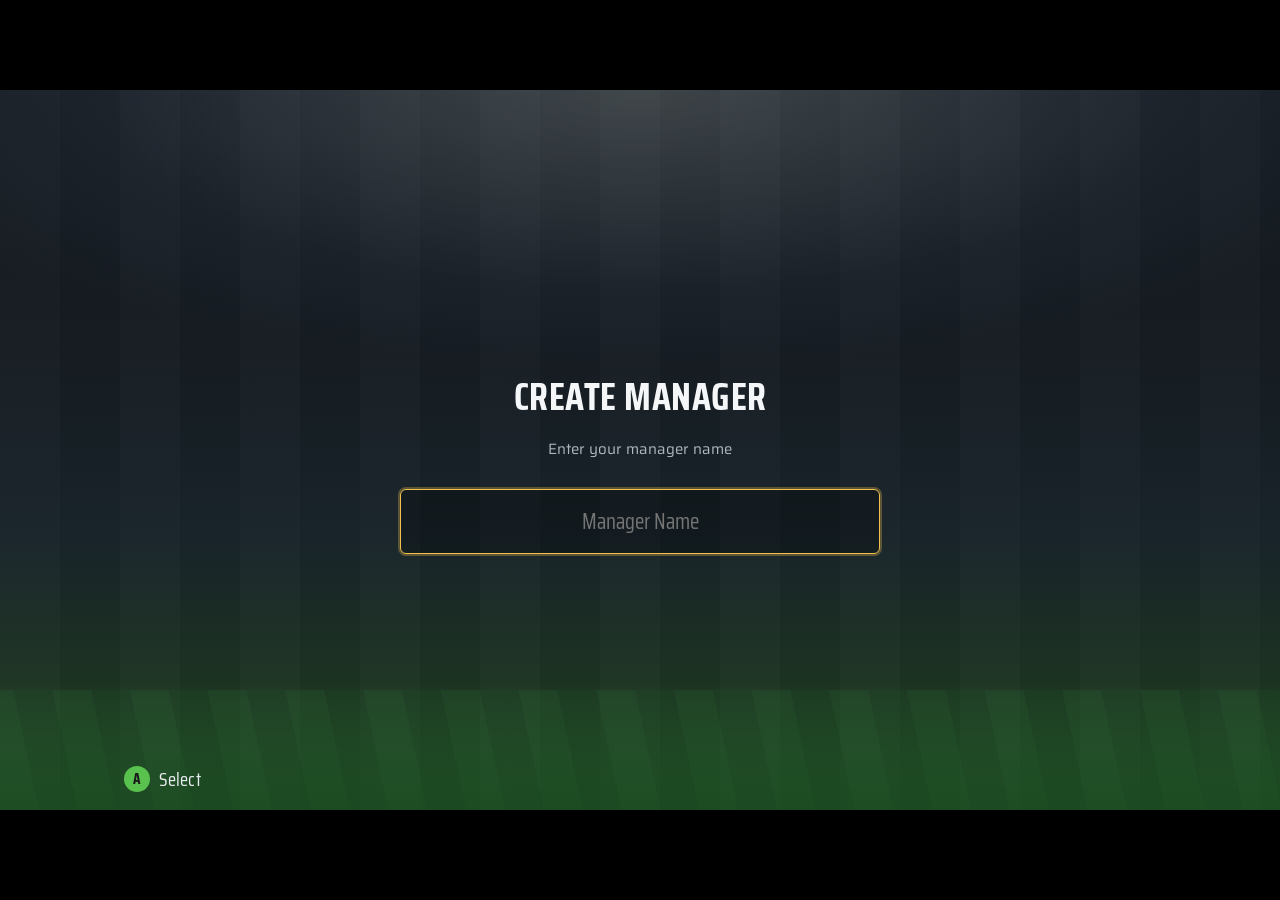
<file: index.html>
<!DOCTYPE html>
<html lang="en">
<head>
  <meta charset="UTF-8" />
  <meta name="viewport" content="width=device-width, initial-scale=1.0" />
  <title>FIFA 15 — Manager Career (Prototype)</title>
  <link rel="preconnect" href="https://fonts.googleapis.com" />
  <link rel="preconnect" href="https://fonts.gstatic.com" crossorigin />
  <link href="https://fonts.googleapis.com/css2?family=Saira+Condensed:wght@400;500;600;700&family=Saira:wght@400;500;600;700&display=swap" rel="stylesheet" />
  <link rel="stylesheet" href="css/base.css" />
  <link rel="stylesheet" href="css/chrome.css" />
  <link rel="stylesheet" href="css/panels.css" />
  <link rel="stylesheet" href="css/screens.css" />
  <link rel="stylesheet" href="css/newgame.css" />
  <link rel="stylesheet" href="css/tables.css" />
  <link rel="stylesheet" href="css/bio.css" />
  <link rel="stylesheet" href="css/calendar.css" />
  <link rel="stylesheet" href="css/flags.css" />
  <link rel="stylesheet" href="css/matchday.css" />
  <link rel="stylesheet" href="css/jobs.css" />
  <link rel="stylesheet" href="css/contracts.css" />
  <link rel="stylesheet" href="css/transfers.css" />
  <link rel="stylesheet" href="css/search.css" />
  <link rel="stylesheet" href="css/gtn.css" />
  <link rel="stylesheet" href="css/youth.css" />
  <link rel="stylesheet" href="css/mycareer.css" />
  <link rel="stylesheet" href="css/squadreport.css" />
  <link rel="stylesheet" href="css/kitnumbers.css" />
  <link rel="stylesheet" href="css/teamsheet.css" />
  <link rel="stylesheet" href="css/formations.css" />
  <link rel="stylesheet" href="css/stats.css" />
  <link rel="stylesheet" href="css/settings.css" />
  <link rel="stylesheet" href="css/saves.css" />
  <link rel="stylesheet" href="css/motion.css" />
</head>
<body>

  <!-- ================= SVG sprite (inlined for file:// + Pages) ============ -->
  <svg class="svg-sprite" aria-hidden="true" xmlns="http://www.w3.org/2000/svg">
    <symbol id="ic-share" viewBox="0 0 24 24">
      <path d="M14 3v3.2C7.5 6.8 4 11 3 17c2.3-3 5.6-4.4 11-4.4V16l7-6.5L14 3z"/>
    </symbol>
    <symbol id="ic-news" viewBox="0 0 24 24">
      <path d="M3 5h15v14H5a2 2 0 0 1-2-2V5zm2 3h8v2H5V8zm0 4h8v2H5v-2zm0 4h6v2H5v-2zM19 8h2v9a2 2 0 0 1-2 2V8z"/>
    </symbol>
    <symbol id="ic-alert" viewBox="0 0 24 24">
      <path d="M12 2 2 20h20L12 2zm-1 6h2v6h-2V8zm0 8h2v2h-2v-2z"/>
    </symbol>
    <symbol id="ic-cart" viewBox="0 0 24 24">
      <path d="M3 4h2l2.6 11.2A2 2 0 0 0 9.5 17H18a2 2 0 0 0 1.9-1.4L22 8H7M9 21a1 1 0 1 0 .001.001M18 21a1 1 0 1 0 .001.001"/>
    </symbol>
    <symbol id="ic-advance" viewBox="0 0 24 24">
      <path d="M4 7l6 5-6 5V7zm8 0l6 5-6 5V7z"/>
    </symbol>
    <symbol id="ic-transfer" viewBox="0 0 24 24">
      <path d="M4 8h13.2l-2.6-2.6L16 4l5 5-5 5-1.4-1.4L17.2 10H4V8zm16 8H6.8l2.6 2.6L8 20l-5-5 5-5 1.4 1.4L6.8 14H20v2z"/>
    </symbol>
    <symbol id="ic-arrow-up" viewBox="0 0 24 24">
      <path d="M12 5l6 8h-4v6h-4v-6H6l6-8z"/>
    </symbol>
    <symbol id="ic-envelope" viewBox="0 0 24 24">
      <path d="M2 5h20v14H2V5zm2 2v.4l8 5 8-5V7l-8 5-8-5z"/>
    </symbol>
    <symbol id="ic-envelope-open" viewBox="0 0 24 24">
      <path d="M12 3 2 9v10h20V9L12 3zm0 2.3 6.5 3.9L12 13 5.5 9.2 12 5.3z"/>
    </symbol>
    <symbol id="kit" viewBox="0 0 24 24">
      <path d="M8 3 4 6l2 3 1-1v12h10V8l1 1 2-3-4-3-2 2H10L8 3z"/>
    </symbol>
    <symbol id="ic-lock" viewBox="0 0 24 24">
      <path d="M7 10V8a5 5 0 0 1 10 0v2h1a1 1 0 0 1 1 1v8a1 1 0 0 1-1 1H6a1 1 0 0 1-1-1v-8a1 1 0 0 1 1-1h1zm2 0h6V8a3 3 0 0 0-6 0v2zm3 4a1.5 1.5 0 0 0-1 2.6V18h2v-1.4a1.5 1.5 0 0 0-1-2.6z"/>
    </symbol>
    <symbol id="ic-plus" viewBox="0 0 24 24">
      <path d="M11 4h2v7h7v2h-7v7h-2v-7H4v-2h7V4z"/>
    </symbol>
    <!-- F2 (plan2.md): Formations > Edit menu + Player Roles icons — simplified
         geometric glyphs, not raster-traced (the reference pics are the only
         source and have no vector art to trace) — plan2-decisions.md F2. -->
    <symbol id="ic-move" viewBox="0 0 24 24">
      <path d="M12 1l3 3h-2v5h5V7l3 3-3 3v-2h-5v5h2l-3 3-3-3h2v-5H6v2l-3-3 3-3v2h5V4H9l3-3z"/>
    </symbol>
    <symbol id="ic-tactics" viewBox="0 0 24 24">
      <path d="M4 3h16v18H4V3zm2 2v14h12V5H6zm2 3h3v2H8V8zm5 0h3v2h-3V8zm-5 5h8v2H8v-2z"/>
    </symbol>
    <symbol id="ic-armband" viewBox="0 0 24 24">
      <path d="M3 9h18v6H3V9zm3 2v2h4v-2H6zm6 0v2h2v-2h-2zm4 0v2h2v-2h-2z"/>
    </symbol>
    <symbol id="ic-corner-l" viewBox="0 0 24 24">
      <path d="M5 2v20h2V14l10-3-10-3V2H5z"/>
    </symbol>
    <symbol id="ic-corner-r" viewBox="0 0 24 24">
      <path d="M19 2v20h-2V14L7 11l10-3V2h2z"/>
    </symbol>
    <symbol id="ic-goal-ball" viewBox="0 0 24 24">
      <path d="M3 5h14v2H5v12h12V9h2v10H3V5zm15 6a2 2 0 1 1 0 4 2 2 0 0 1 0-4z"/>
    </symbol>
    <symbol id="ic-goal-wall" viewBox="0 0 24 24">
      <path d="M2 5h16v2H4v12h14V9h2v10H2V5zm4 8a1.5 1.5 0 1 1 0 3 1.5 1.5 0 0 1 0-3zm4 0a1.5 1.5 0 1 1 0 3 1.5 1.5 0 0 1 0-3zm4 0a1.5 1.5 0 1 1 0 3 1.5 1.5 0 0 1 0-3z"/>
    </symbol>
    <!-- crests (multi-colour) -->
    <symbol id="crest-pompey" viewBox="0 0 48 56">
      <path d="M4 4h40v30c0 12-13 18-20 22C17 52 4 46 4 34V4z" fill="#1c4fa0"/>
      <path d="M24 16a9 9 0 1 0 6 15.6A7 7 0 1 1 24 16z" fill="#f2c14e"/>
      <path d="m31 17 1.4 3 3.3.3-2.5 2.2.8 3.2-2.9-1.7-2.9 1.7.8-3.2-2.5-2.2 3.3-.3 1.4-3z" fill="#f2c14e"/>
    </symbol>
    <symbol id="crest-a" viewBox="0 0 48 56">
      <path d="M4 4h40v30c0 12-13 18-20 22C17 52 4 46 4 34V4z" fill="#9c2a2a"/>
      <path d="M24 12l3 7h7l-5.5 4.5L30 31l-6-4-6 4 1.5-7.5L14 19h7l3-7z" fill="#f0e3b0"/>
    </symbol>
    <symbol id="crest-b" viewBox="0 0 48 56">
      <path d="M4 4h40v30c0 12-13 18-20 22C17 52 4 46 4 34V4z" fill="#2f7d46"/>
      <circle cx="24" cy="26" r="10" fill="#fff"/>
      <path d="M24 18v16M16 26h16" stroke="#2f7d46" stroke-width="3"/>
    </symbol>
    <symbol id="crest-c" viewBox="0 0 48 56">
      <path d="M4 4h40v30c0 12-13 18-20 22C17 52 4 46 4 34V4z" fill="#243a66"/>
      <path d="M14 18h20v6H14zM14 28h20v6H14z" fill="#e6b13a"/>
    </symbol>
    <symbol id="crest-d" viewBox="0 0 48 56">
      <path d="M4 4h40v30c0 12-13 18-20 22C17 52 4 46 4 34V4z" fill="#3a3f47"/>
      <circle cx="24" cy="25" r="9" fill="#cfd6dd"/>
    </symbol>
  </svg>

  <div id="viewport">
    <div id="stage">

      <!-- =====================  NEW GAME WIZARD  ==================== -->
      <div id="newgame-root">

        <!-- step 1: manager name -->
        <section class="ng-step is-active" data-step="name">
          <div class="ng-panel">
            <div class="ng-title">Create Manager</div>
            <div class="ng-sub">Enter your manager name</div>
            <input class="ng-input" id="ng-name-input" type="text" maxlength="24" placeholder="Manager Name" autocomplete="off" />
          </div>
        </section>

        <!-- step 2: league picker -->
        <section class="ng-step" data-step="league">
          <div class="ng-crumb"><span class="ng-crumb-cur">CHOOSE A LEAGUE</span></div>
          <div class="ng-list" id="ng-league-list"><!-- built by ui/newgame.js --></div>
        </section>

        <!-- step 3: club picker -->
        <section class="ng-step" data-step="club">
          <div class="ng-crumb">
            <span class="ng-crumb-prev" id="ng-club-back">CHOOSE A LEAGUE</span>
            <span class="ng-crumb-sep">&rsaquo;</span>
            <span class="ng-crumb-cur">CHOOSE A CLUB</span>
          </div>
          <div class="ng-club-grid" id="ng-club-grid"><!-- built by ui/newgame.js --></div>
          <div class="ng-club-preview" id="ng-club-preview"><!-- board expectation preview --></div>
        </section>

        <!-- step 4: world-gen progress -->
        <section class="ng-step" data-step="progress">
          <div class="ng-panel ng-progress-panel">
            <div class="ng-title">Generating World</div>
            <div class="ng-progress-label" id="ng-progress-label">Loading world data…</div>
            <div class="ng-progress-bar"><div class="ng-progress-fill" id="ng-progress-fill"></div></div>
          </div>
        </section>

        <footer class="footer" id="ng-footer">
          <span class="prompt" id="ng-prompt-back"><span class="btn-glyph b">B</span> Back</span>
          <span class="prompt" id="ng-prompt-select"><span class="btn-glyph a">A</span> Select</span>
        </footer>
      </div>

      <div id="game-root" hidden>

      <!-- =====================  HEADER  ============================ -->
      <header class="header">
        <div class="header__id">
          <svg class="crest"><use href="#crest-pompey"></use></svg>
          <div class="header__names">
            <span class="header__club">Portsmouth</span>
            <span class="header__manager">Bob Jackson</span>
          </div>
        </div>

        <div class="header__right">
          <div class="statusbar">
            <div class="stat-xp">
              <span class="level-badge">49</span>
              <span class="xp">218,045/224,093</span> XP
            </div>
            <div class="stat-coins"><span class="coin"></span> 35,020</div>
            <div class="notif-icons">
              <span class="notif" data-dot><svg class="icon"><use href="#ic-share"></use></svg></span>
              <span class="notif"><svg class="icon"><use href="#ic-news"></use></svg></span>
              <span class="notif" data-dot><svg class="icon"><use href="#ic-alert"></use></svg></span>
              <span class="notif" data-dot><svg class="icon"><use href="#ic-cart"></use></svg></span>
            </div>
          </div>
          <svg class="crest crest--sm" style="width:44px;height:44px"><use href="#crest-a"></use></svg>
          <div class="menu-wrap">
            <button class="gamertag menu-btn" id="menu-btn" type="button" aria-haspopup="true" aria-expanded="false" aria-label="Menu">
              <span class="menu-btn__bar"></span>
              <span class="menu-btn__bar"></span>
              <span class="menu-btn__bar"></span>
            </button>
            <div class="menu-dropdown" id="menu-dropdown" hidden>
              <button class="menu-dropdown__item" id="menu-manage-saves" type="button">Manage Saves</button>
              <button class="menu-dropdown__item menu-dropdown__item--danger" id="menu-delete-save" type="button">Delete Save</button>
            </div>
          </div>
        </div>
      </header>

      <!-- =====================  TAB BAR  =========================== -->
      <nav class="tabbar" id="tabbar">
        <button class="tab is-active" data-screen="central">Central</button>
        <button class="tab" data-screen="squad">Squad</button>
        <button class="tab" data-screen="transfers">Transfers</button>
        <button class="tab" data-screen="office">Office</button>
        <button class="tab" data-screen="season">Season</button>
      </nav>

      <!-- =====================  CENTRAL  =========================== -->
      <section class="screen screen--central is-active" data-screen="central">
        <div class="feature c-advance">
          <div class="c-advance__top">
            <div class="c-advance__head">
              <span class="c-advance__a">A</span>
              <span class="c-advance__title">ADVANCE</span>
            </div>
            <span class="c-advance__month">JUL 2014</span>
          </div>
          <div class="daystrip">
            <div class="day is-now"><span class="dow">WED</span><span class="dom">16</span><svg class="adv-ico"><use href="#ic-advance"></use></svg></div>
            <div class="day"><span class="dow">THU</span><span class="dom">17</span><svg class="adv-ico"><use href="#ic-advance"></use></svg></div>
            <div class="day"><span class="dow">FRI</span><span class="dom">18</span><svg class="adv-ico"><use href="#ic-advance"></use></svg></div>
            <div class="day"><span class="dow">SAT</span><span class="dom">19</span><svg class="adv-ico"><use href="#ic-advance"></use></svg></div>
            <div class="day"><span class="dow">SUN</span><span class="dom">20</span><svg class="adv-ico"><use href="#ic-advance"></use></svg></div>
          </div>
        </div>

        <div class="tile c-news is-link hub-tile--gold-hover" data-open="news">
          <div class="c-news__thumb"></div>
          <div class="c-news__head">ACCRINGTON FACE DIFFICULT SEASON</div>
          <div class="c-news__date">Wednesday, July 16, 2014</div>
          <div class="dots"><i class="on"></i><i></i><i></i><i></i><i></i></div>
        </div>

        <div class="tile c-gtn is-link hub-tile--gold-hover" data-open="gtnreport">
          <div class="panel-title">GLOBAL TRANSFER NETWORK</div>
          <div class="c-gtn__scout">
            <span class="name">G. SHENTON</span>
            <div class="counts">
              <span class="c"><span class="pip green">+</span> 12 New</span>
              <span class="c"><span class="pip blue">i</span> 0 Updates</span>
            </div>
          </div>
          <div class="scout-list">
            <div class="scout-row">
              <span class="avatar"></span>
              <span class="who"><b>James Wilson</b><span class="pos">ST <span class="flag" data-flag="eng"></span></span></span>
              <svg class="crest club-crest"><use href="#crest-a"></use></svg>
            </div>
            <div class="scout-row">
              <span class="avatar"></span>
              <span class="who"><b>Darren Bent</b><span class="pos">ST <span class="flag" data-flag="eng"></span></span></span>
              <svg class="crest club-crest"><use href="#crest-b"></use></svg>
            </div>
            <div class="scout-row">
              <span class="avatar"></span>
              <span class="who"><b>Daniel Nardiello</b><span class="pos">ST <span class="flag" data-flag="wal"></span></span></span>
              <svg class="crest club-crest"><use href="#crest-c"></use></svg>
            </div>
          </div>
        </div>

        <div class="tile c-newsp is-link" data-open="news">
          <div class="panel-title">NEWS</div>
          <div class="news-list">
            <div class="news-item">Digby Declines Move to Newport County</div>
            <div class="news-item r">LOSC Lille and Juventus in Llorente Talks</div>
            <div class="news-item g">Lane Seeks To Grasp Loan Chance</div>
          </div>
        </div>

        <!-- 3-page carousel (fable-plans/plan2.md F0): TABLES carries the real
             league-table preview (unchanged data); FIXTURES/TOP SCORERS are
             teaser/link cards per ms_CENTRAL_SCREEN_HOVERING_BOTTOM_RIGHT_TILE_
             FIXTURES.png + ..._TOP_SCORERS.png (owner-confirmed: those two
             pics show plain photo+caption teasers, not embedded data — see
             plan2-decisions.md F0). All three pages turn gold on hover, same
             as News/GTN (ms_CENTRAL_SCREEN_HOVERING_*.png). -->
        <div class="tile c-tables hub-tile--gold-hover" data-carousel>
          <div class="cpages">
            <div class="cpage is-active">
              <div class="c-tables__head">
                <div class="panel-title">TABLES</div>
                <div class="c-tables__badge" id="c-tables-badge"><!-- league name, filled by ui/render.js --></div>
              </div>
              <table class="tbl">
                <thead><tr><th class="l">&nbsp;</th><th>PLD</th><th>PTS</th></tr></thead>
                <tbody>
                  <tr><td class="team"><span class="pos">15</span><svg class="crest crest--xs"><use href="#crest-c"></use></svg> Northampton</td><td class="num">0</td><td class="num">0</td></tr>
                  <tr><td class="team"><span class="pos">16</span><svg class="crest crest--xs"><use href="#crest-b"></use></svg> Oxford United</td><td class="num">0</td><td class="num">0</td></tr>
                  <tr><td class="team"><span class="pos">17</span><svg class="crest crest--xs"><use href="#crest-a"></use></svg> Plymouth Argyle</td><td class="num">0</td><td class="num">0</td></tr>
                  <tr><td class="team"><span class="pos">18</span><svg class="crest crest--xs"><use href="#crest-pompey"></use></svg> Portsmouth</td><td class="num">0</td><td class="num">0</td></tr>
                  <tr><td class="team"><span class="pos">19</span><svg class="crest crest--xs"><use href="#crest-d"></use></svg> Shrewsbury</td><td class="num">0</td><td class="num">0</td></tr>
                  <tr><td class="team"><span class="pos">20</span><svg class="crest crest--xs"><use href="#crest-c"></use></svg> Southend United</td><td class="num">0</td><td class="num">0</td></tr>
                  <tr><td class="team"><span class="pos">21</span><svg class="crest crest--xs"><use href="#crest-a"></use></svg> Stevenage</td><td class="num">0</td><td class="num">0</td></tr>
                </tbody>
              </table>
            </div>
            <div class="cpage c-tables__teaser">
              <div class="panel-title">FIXTURES</div>
              <div class="c-tables__teaser-photo c-tables__teaser-photo--fixtures"></div>
              <div class="c-tables__teaser-cap">View all results and fixtures</div>
            </div>
            <div class="cpage c-tables__teaser">
              <div class="panel-title">TOP SCORERS</div>
              <div class="c-tables__teaser-photo c-tables__teaser-photo--scorers"></div>
              <div class="c-tables__teaser-cap">View the current goal scorers stats</div>
            </div>
          </div>
        </div>
      </section>

      <!-- =====================  SQUAD  ============================= -->
      <section class="screen screen--squad" data-screen="squad">

        <!-- LEFT: team-sheet feature — F1: a dynamic 1-6 page carousel (one
             page per saved team sheet + a "create new" page while under the
             6-slot cap), rebuilt from state.squad.sheets by ui/render.js's
             renderSquad (js/carousel.js's rebuildCarousel re-wires paging
             each time, since the page count itself changes at runtime,
             unlike every other carousel in this file). Clicking a sheet page
             opens the F1 Team Sheet view (SQUAD tab); clicking "create new"
             clones the active sheet — see core/store.js's openTeamSheet/
             createTeamSheet and core/router.js's dedicated .sq-sheet click
             delegation (the generic [data-open] wiring doesn't reach these
             pages since they're regenerated after that wiring runs once). -->
        <div class="sq-sheet">
          <div class="cpages"><!-- built by ui/render.js's renderSquad --></div>
        </div>

        <!-- RIGHT: 2x3 tile grid -->
        <div class="sq-grid">

          <!-- Club Squad: opens the Squad List (sortable roster table) -->
          <div class="tile sq-club is-link" data-open="squadlist">
            <div class="tile__title">Club<br>Squad</div>
            <svg class="crest sq-club__crest"><use href="#crest-pompey"></use></svg>
            <div class="sq-club__name">Portsmouth</div>
            <span class="check sq-club__check">&#10003;</span>
          </div>

          <!-- Natl Squad: disabled until state.nationalTeam is set (M10) —
               data-open is present from the start (store.openNatlSquad()
               itself no-ops without a nationalTeam), so router.js's generic
               [data-open] wiring (done once at init) picks it up without
               needing to rewire anything once a job is accepted. Content
               swapped live by ui/render.js's renderSquad. -->
          <div class="tile is-disabled sq-natl" data-open="natlsquad">
            <div class="tile__title">Natl<br>Squad</div>
            <div class="tile__desc">You are not managing a NATL Team right now</div>
          </div>

          <!-- Squad Report / Ranking (carousel) -->
          <div class="tile has-photo" data-carousel>
            <div class="cpages">
              <div class="cpage is-active is-link" data-open="squadreport">
                <div class="tile__title">Squad<br>Report</div>
                <div class="tile__desc">Info on your current squad</div>
              </div>
              <div class="cpage is-link" data-open="squadranking">
                <div class="tile__title">Squad<br>Ranking</div>
                <div class="tile__desc">See where your squad ranks among the rest</div>
              </div>
            </div>
          </div>

          <!-- Natl Squad Selection: same live-wiring note as sq-natl above. -->
          <div class="tile is-disabled sq-natlsel" data-open="natlsquad">
            <div class="tile__title">Natl Squad<br>Selection</div>
            <div class="tile__desc">Only available for NATL Teams</div>
          </div>

          <!-- Formations / Tactics / Player Roles (carousel) — F2: each page
               deep-links into the Team Sheet's own sub-tab (the standalone
               M11 tactics overlay is retired, plan2-decisions.md F2). -->
          <div class="tile has-photo" data-carousel>
            <div class="cpages">
              <div class="cpage is-active is-link" data-open="teamsheet" data-teamsheet-tab="formations">
                <div class="tile__title">Formations</div>
                <div class="tile__desc">Change your team's formation and player positions</div>
              </div>
              <div class="cpage is-link" data-open="teamsheet" data-teamsheet-tab="tactics">
                <div class="tile__title">Tactics</div>
                <div class="tile__desc">Set your team's tactical approach for matches</div>
              </div>
              <div class="cpage is-link" data-open="teamsheet" data-teamsheet-tab="roles">
                <div class="tile__title">Player<br>Roles</div>
                <div class="tile__desc">Assign specific roles to your players</div>
              </div>
            </div>
          </div>

          <!-- Kit Numbers / Injury List / Edit Player (carousel) -->
          <div class="tile has-photo" data-carousel>
            <div class="cpages">
              <div class="cpage is-active is-link" data-open="kitnumbers">
                <div class="tile__title">Kit<br>Numbers</div>
                <div class="tile__desc">Assign your players' kit numbers</div>
              </div>
              <div class="cpage is-link" data-open="injurylist">
                <div class="tile__title">Injury<br>List</div>
                <div class="tile__desc">View your squad's current injuries</div>
              </div>
              <div class="cpage sq-locked">
                <div class="tile__title">Edit<br>Player</div>
                <div class="tile__desc">Only available in unlocked mode</div>
                <svg class="lock-ico"><use href="#ic-lock"></use></svg>
              </div>
            </div>
          </div>

        </div>
      </section>

      <!-- =====================  TRANSFERS  ========================= -->
      <section class="screen screen--transfers" data-screen="transfers">
        <div class="tile tr-striker is-link" data-open="gtnreport">
          <div class="tr-striker__top">
            <div>
              <div class="tr-striker__title">STRIKER</div>
              <div class="tr-striker__tags">Pacey, Prolific</div>
            </div>
            <div class="counts">
              <span class="c"><span class="pip green">+</span> 5 New</span>
              <span class="c"><span class="pip blue">i</span> 0 Updates</span>
            </div>
          </div>
          <div class="pcards">
            <div class="pcard"><span class="avatar"></span><div class="meta"><div class="nm">Brian Montenegro</div><div class="pos">ST <span class="flag" data-flag="par"></span></div></div><svg class="crest club-crest"><use href="#crest-c"></use></svg></div>
            <div class="pcard"><span class="avatar"></span><div class="meta"><div class="nm">Dwight Gayle</div><div class="pos">ST <span class="flag" data-flag="eng"></span></div></div><svg class="crest club-crest"><use href="#crest-a"></use></svg></div>
            <div class="pcard"><span class="avatar"></span><div class="meta"><div class="nm">Nouha Dicko</div><div class="pos">ST <span class="flag" data-flag="mli"></span></div></div><svg class="crest club-crest"><use href="#crest-d"></use></svg></div>
            <div class="pcard"><span class="avatar"></span><div class="meta"><div class="nm">Mat&#283;j Vydra</div><div class="pos">ST <span class="flag" data-flag="cze"></span></div></div><svg class="crest club-crest"><use href="#crest-b"></use></svg></div>
          </div>
          <div class="dots"><i class="on"></i><i></i><i></i></div>
        </div>

        <!-- F3 (fable-plans/plan2.md): 3-page carousel per the transfers hub
             hover pics — Search Players (dot 1) -> Scout Instructions
             shortcut (dot 2, GTN's own Instructions tab, F5 territory — no
             destination screen exists yet, so this page is deliberately not
             is-link/data-open, same "visible for fidelity, not yet wired"
             footing as F2's locked Edit Player tile) -> My Shortlist (dot 3). -->
        <div class="tile has-photo tr-search" data-carousel>
          <div class="cpages">
            <div class="cpage is-active is-link" data-open="search">
              <div class="tile__title">Search<br>Players</div>
              <div class="tile__desc">Search for a specific player you want to buy, loan or scout</div>
            </div>
            <div class="cpage">
              <div class="tile__title">Scout<br>Instructions</div>
              <div class="tile__desc">Manage the criteria of players that you are looking for</div>
            </div>
            <div class="cpage is-link" data-open="shortlist">
              <div class="tile__title">My Shortlist</div>
              <div class="tile__desc">Players to keep an eye on</div>
            </div>
          </div>
        </div>
        <!-- F4 (fable-plans/plan2.md, reconciled against ms_TRANSFERS_SCREEN_
             SELL_PLAYERS_HOVER.png / ..._TRANSFER_NEGOTIATIONS_HOVER.png per
             F3's own ledger note): 2-page carousel — Sell Players -> Transfer
             Negotiations. -->
        <div class="tile has-photo tr-sell" data-carousel>
          <div class="cpages">
            <div class="cpage is-active is-link" data-open="sellplayers">
              <div class="tile__title">Sell<br>Players</div>
              <div class="tile__desc">Make players available for transfer or loan</div>
            </div>
            <div class="cpage is-link" data-open="negotiationsledger">
              <div class="tile__title">Transfer<br>Negotiations</div>
              <div class="tile__desc">View ongoing and past transfer talks</div>
            </div>
          </div>
        </div>
        <div class="tile has-photo tr-gtn is-link" data-open="gtn">
          <div class="tile__title">Global Transfer<br>Network</div>
          <div class="tile__desc">Find players worldwide by building your transfer network</div>
        </div>
        <!-- F4: 2-page carousel — Finances -> Transfer History (F3's own
             ledger note: "Transfer History is actually page 2 of the
             Finances tile"). -->
        <div class="tile tr-fin" data-carousel>
          <div class="cpages">
            <div class="cpage is-active is-link" data-open="finances">
              <div class="tile__title">Finances</div>
              <div class="fin-line">Remaining Transfer Budget: <b>&pound;401,500</b></div>
              <div class="fin-line">Weekly Wage Budget: <b>&pound;16,750</b></div>
            </div>
            <div class="cpage is-link" data-open="transferhistory">
              <div class="tile__title">Transfer History</div>
            </div>
          </div>
        </div>
      </section>

      <!-- =====================  OFFICE  ============================ -->
      <section class="screen screen--office" data-screen="office">
        <div class="tile of-inbox">
          <div class="tile__title">Inbox</div>
          <div id="of-inbox-body"><!-- built by ui/render.js's renderOffice --></div>
        </div>
        <div class="tile has-photo of-contracts is-link" data-open="contracts">
          <div class="tile__title">Contracts</div>
          <div class="tile__desc">Manage the contracts of the players in your squad</div>
        </div>
        <div class="tile is-gold of-youth is-link" data-open="youth">
          <div class="tile__title">Youth<br>Staff</div>
          <div class="tile__desc">Find new talent for your youth squad</div>
        </div>
        <div class="tile has-photo of-career is-link" data-open="mycareer">
          <div class="tile__title">My Career</div>
          <div class="tile__desc">Your current career summary</div>
          <div class="dots"><i class="on"></i><i></i></div>
        </div>
        <div class="tile has-photo of-funds is-link" data-open="requestfunds">
          <div class="tile__title">Request Funds</div>
          <div class="tile__desc">Request additional funds from the Board</div>
        </div>
        <!-- M10: 2-page carousel (Browse Jobs / Browse NT Jobs) — same
             has-photo + data-carousel combination the Squad screen's
             Formations/Tactics/Player Roles tile already uses. Each page
             carries its own data-open so router.js's generic [data-open]
             wiring (queried once at init, before carousel.js appends its
             nav) opens the right overlay regardless of which page is showing. -->
        <div class="tile has-photo of-jobs" data-carousel>
          <div class="cpages">
            <div class="cpage is-active is-link" data-open="jobs">
              <div class="tile__title">Browse Jobs</div>
              <div class="tile__desc">View job openings</div>
            </div>
            <div class="cpage is-link" data-open="ntjobs">
              <div class="tile__title">Browse NT<br>Jobs</div>
              <div class="tile__desc">National team vacancies (reputation permitting)</div>
            </div>
          </div>
        </div>
        <div class="tile has-photo of-settings is-link" data-open="settings">
          <div class="tile__title">Settings</div>
          <div class="tile__desc">Half length, difficulty &amp; more</div>
        </div>
      </section>

      <!-- =====================  SEASON  ============================ -->
      <section class="screen screen--season" data-screen="season">
        <div class="tile is-gold se-cal is-link" data-open="calendar">
          <div class="tile__title">Calendar</div>
          <div class="tile__desc">Your complete schedule and events</div>
          <div class="cal-ico">
            <i></i><i></i><i></i><i class="hi"></i><i></i><i></i><i></i>
            <i></i><i></i><i></i><i></i><i></i><i></i><i></i>
            <i></i><i></i><i class="hi"></i><i></i><i></i><i></i><i></i>
            <i></i><i></i><i></i><i></i><i class="hi"></i><i></i><i></i>
          </div>
        </div>
        <div class="tile has-photo se-leagues">
          <div class="tile__title">Other Leagues</div>
          <div class="tile__desc">Current league tables from around the world</div>
        </div>
        <div class="tile has-photo se-team is-link" data-open="teamstats">
          <div class="tile__title">Team<br>Stats</div>
          <div class="tile__desc">In-depth statistics for all the teams</div>
        </div>
        <div class="tile has-photo se-play is-link" data-open="playerstats">
          <div class="tile__title">Player Stats</div>
          <div class="tile__desc">In-depth statistics for all the players</div>
        </div>
        <div class="tile se-tables" data-carousel>
          <div class="cpages">
            <div class="cpage is-active">
              <div class="panel-title">TABLES</div>
              <div class="cup">F.A. Cup</div>
              <div class="round">Round 2</div>
              <div class="trow"><svg class="crest crest--sm"><use href="#crest-pompey"></use></svg> Portsmouth</div>
              <div class="trow"><svg class="crest crest--sm"><use href="#crest-a"></use></svg> Yeovil Town</div>
            </div>
            <!-- M10: continental club competition (built by ui/render.js's renderSeason) -->
            <div class="cpage">
              <div class="panel-title">CONTINENTAL</div>
              <div class="cup">—</div>
              <div class="round">—</div>
              <div class="trow"><svg class="crest crest--sm"><use href="#crest-pompey"></use></svg> —</div>
              <div class="trow"><svg class="crest crest--sm"><use href="#crest-pompey"></use></svg> —</div>
            </div>
          </div>
        </div>
        <div class="tile se-fixtures">
          <div class="panel-title">FIXTURES</div>
          <div class="fx"><svg class="crest crest--sm"><use href="#crest-a"></use></svg><span class="score">1-2</span><svg class="crest crest--sm"><use href="#crest-c"></use></svg></div>
          <div class="fx"><svg class="crest crest--sm"><use href="#crest-b"></use></svg><span class="score">1-0</span><svg class="crest crest--sm"><use href="#crest-d"></use></svg></div>
          <div class="fx"><svg class="crest crest--sm"><use href="#crest-c"></use></svg><span class="score">1-0</span><svg class="crest crest--sm"><use href="#crest-a"></use></svg></div>
        </div>
      </section>

      <!-- =====================  EMAIL OVERLAY  ===================== -->
      <div id="email-overlay">
        <div class="email-tabs" id="email-tabs">
          <button class="email-tab is-active" data-tab="inbox">Emails <span class="badge">1</span></button>
          <button class="email-tab" data-tab="conversations">Player Conversations</button>
          <button class="email-tab" data-tab="archive">Message Archive</button>
        </div>
        <div class="email-body">
          <div class="email-list" id="email-list">
            <div class="email-row" data-email="0">
              <svg class="icon"><use href="#ic-envelope-open"></use></svg>
              <div><div class="er-from">PORTSMOUTH BOARD</div><div class="er-subj">Domestic Cup Objective</div></div>
              <div class="er-date">01/07/2014</div>
            </div>
            <div class="email-row" data-email="1">
              <svg class="icon"><use href="#ic-envelope"></use></svg>
              <div><div class="er-from">ASSISTANT MANAGER</div><div class="er-subj">[GTN] We should look for a striker</div></div>
              <div class="er-date">30/06/2014</div>
            </div>
            <div class="email-row" data-email="2">
              <svg class="icon"><use href="#ic-envelope-open"></use></svg>
              <div><div class="er-from">ASSISTANT MANAGER</div><div class="er-subj">[Info] Westcarr Injury Update</div></div>
              <div class="er-date">30/06/2014</div>
            </div>
            <div class="email-row is-sel" data-email="3">
              <svg class="icon"><use href="#ic-envelope-open"></use></svg>
              <div><div class="er-from">PORTSMOUTH BOARD</div><div class="er-subj">League Objective</div></div>
              <div class="er-date">30/06/2014</div>
            </div>
          </div>

          <div class="email-read" id="email-read">
            <svg class="crest"><use href="#crest-pompey"></use></svg>
            <div class="email-meta">
              <div><span class="k">Date</span> 30/06/2014</div>
              <div><span class="k">From</span> PORTSMOUTH BOARD</div>
              <div><span class="k">To</span> Jackson, Bob</div>
              <div><span class="k">Cc</span> Assistant Manager</div>
              <div><span class="k">Subject</span> League Objective</div>
            </div>
            <div class="email-text">
              <p>Dear Mr. Jackson,</p>
              <p>The board is hopeful of a successful season. We look forward to seeing how your leadership and determination can get the best out of the players.</p>
              <p>We will mostly judge you on your success in the league, and have decided that your season objective for the league campaign will be to win the league title.</p>
              <p>If this objective can also be met via a cup competition, then succeeding through that medium but failing your league objective may not be enough to satisfy our criteria.</p>
              <p>Best of luck for the season ahead.</p>
            </div>
            <div class="email-actions" id="email-actions" hidden><!-- built by ui/render.js for YES/NO decision emails (M7: incoming transfer bids) --></div>
          </div>
        </div>
      </div>

      <!-- =====================  NEWS OVERLAY  ====================== -->
      <div id="news-overlay">
        <div class="news-crumb">
          <span class="crumb-prev">CENTRAL</span>
          <span class="crumb-sep">&rsaquo;</span>
          <span class="crumb-cur">NEWS</span>
        </div>

        <nav class="news-tabs" id="news-tabs">
          <button class="news-tab is-active" data-cat="breaking">Breaking News</button>
          <button class="news-tab" data-cat="world">World News</button>
          <button class="news-tab" data-cat="club">Club News</button>
          <button class="news-tab" data-cat="transfer">Transfer News</button>
          <button class="news-tab" data-cat="intl">Intl News</button>
        </nav>

        <div class="news-body">
          <div class="news-list" id="news-list"><!-- built by news renderer --></div>

          <div class="news-hero">
            <div class="news-hero__photo"></div>
            <div class="news-hero__overlay">
              <span class="avatar"></span>
              <svg class="crest" id="news-hero-crest"><use href="#crest-c"></use></svg>
            </div>
          </div>

          <article class="news-detail">
            <h2 class="news-detail__head" id="news-head">&nbsp;</h2>
            <div class="news-detail__body" id="news-text"></div>
          </article>
        </div>
      </div>

      <!-- =====================  SQUAD LIST OVERLAY  ================= -->
      <div id="squadlist-overlay">
        <div class="news-crumb">
          <span class="crumb-prev">SQUAD</span>
          <span class="crumb-sep">&rsaquo;</span>
          <span class="crumb-cur">SQUAD LIST</span>
        </div>
        <div class="sl-body" id="squadlist-body"><!-- built by ui/squadlist.js --></div>
      </div>

      <!-- =====================  PLAYER BIO OVERLAY  ================= -->
      <div id="playerbio-overlay">
        <div class="news-crumb">
          <span class="crumb-prev">SQUAD LIST</span>
          <span class="crumb-sep">&rsaquo;</span>
          <span class="crumb-cur" id="bio-crumb-name">PLAYER BIO</span>
        </div>
        <div class="bio-body" id="playerbio-body"><!-- built by ui/playerbio.js --></div>
      </div>

      <!-- =====================  CALENDAR OVERLAY  ==================== -->
      <div id="calendar-overlay">
        <div class="news-crumb">
          <span class="crumb-prev">SEASON</span>
          <span class="crumb-sep">&rsaquo;</span>
          <span class="crumb-cur">CALENDAR</span>
        </div>
        <div class="cal-body">
          <div class="cal-nav">
            <button class="cal-nav__btn" id="cal-prev-month" type="button" aria-label="Previous month">&lsaquo;</button>
            <span class="cal-nav__label" id="cal-month-label">JULY 2014</span>
            <button class="cal-nav__btn" id="cal-next-month" type="button" aria-label="Next month">&rsaquo;</button>
          </div>
          <div class="cal-dow-header" id="cal-dow-header"><!-- built by ui/calendarui.js --></div>
          <div class="cal-grid" id="cal-grid"><!-- built by ui/calendarui.js --></div>
        </div>
      </div>

      <!-- =====================  MATCH DAY OVERLAY  =================== -->
      <div id="matchday-overlay">
        <div class="news-crumb">
          <span class="crumb-prev">CENTRAL</span>
          <span class="crumb-sep">&rsaquo;</span>
          <span class="crumb-cur">MATCH DAY</span>
        </div>
        <div class="md-body" id="md-body"><!-- built by ui/matchday.js --></div>
      </div>

      <!-- =====================  BROWSE JOBS OVERLAY  ================= -->
      <div id="jobs-overlay">
        <div class="news-crumb">
          <span class="crumb-prev">OFFICE</span>
          <span class="crumb-sep">&rsaquo;</span>
          <span class="crumb-cur">BROWSE JOBS</span>
        </div>
        <div class="jb-body" id="jobs-body"><!-- built by ui/jobsui.js --></div>
      </div>

      <!-- =====================  CONTRACTS OVERLAY  ==================== -->
      <div id="contracts-overlay">
        <div class="news-crumb">
          <span class="crumb-prev">OFFICE</span>
          <span class="crumb-sep">&rsaquo;</span>
          <span class="crumb-cur">CONTRACTS</span>
        </div>
        <div class="ct-body">
          <div id="ct-list"><!-- built by ui/contractsui.js --></div>
          <div id="ct-detail"><!-- built by ui/contractsui.js --></div>
        </div>
      </div>

      <!-- =====================  SEARCH PLAYERS OVERLAY  ============== -->
      <!-- F3 (fable-plans/plan2.md): PLAYER SEARCH filter tiles -> SEARCH
           RESULTS (tabs/cards/report + action menu) — one mount point,
           ui/searchui.js owns the breadcrumb + everything inside it (the
           breadcrumb itself changes between the two stages, see its own
           renderFilters/renderResults). -->
      <div id="search-overlay">
        <div class="sx-body" id="search-body"><!-- built by ui/searchui.js --></div>
        <!-- F3-fixes: PLAYER NAME / NATIONALITY keyboard-overlay search
             (ms_SEARCH_PLAYERS_SCREEN_EXAMPLE_PLAYER_NAME_SEARCH.png) — direct
             children of #search-overlay, not nested inside .sx-body, so the
             .fx-panel they render (js/ui/searchui.js) positions against
             #stage like every other overlay's own .fx-panel, not doubly
             offset inside .sx-body's own position:absolute box. -->
        <div id="sx-namesearch"></div>
        <div id="sx-natsearch"></div>
      </div>

      <!-- =====================  MY SHORTLIST OVERLAY  ================= -->
      <div id="shortlist-overlay">
        <div class="sx-body" id="shortlist-body"><!-- built by ui/searchui.js --></div>
      </div>

      <!-- =====================  NEGOTIATION OVERLAY  ================== -->
      <div id="negotiation-overlay">
        <div class="news-crumb">
          <span class="crumb-prev">TRANSFERS</span>
          <span class="crumb-sep">&rsaquo;</span>
          <span class="crumb-cur">NEGOTIATION</span>
        </div>
        <div class="ng-body" id="ng-body"><!-- built by ui/transfersui.js --></div>
      </div>

      <!-- =====================  SELL PLAYERS OVERLAY  ================== -->
      <!-- F4 (fable-plans/plan2.md, ms_SELL_PLAYERS_SCREEN*.png) — replaces
           the old M7 Sell/Loan List above. -->
      <div id="sellplayers-overlay">
        <div id="sellplayers-body"><!-- built by ui/sellplayersui.js --></div>
      </div>

      <!-- =====================  TRANSFER NEGOTIATIONS OVERLAY  ========== -->
      <div id="negotiationsledger-overlay">
        <div id="negotiationsledger-body"><!-- built by ui/negotiationsui.js --></div>
      </div>

      <!-- =====================  TRANSFER HISTORY OVERLAY  =============== -->
      <div id="transferhistory-overlay">
        <div id="transferhistory-body"><!-- built by ui/transferhistoryui.js --></div>
      </div>

      <!-- =====================  FINANCES / BUDGET ALLOCATION OVERLAY  === -->
      <div id="finances-overlay">
        <div id="finances-body"><!-- built by ui/financesui.js --></div>
      </div>

      <!-- =====================  REQUEST FUNDS OVERLAY  ================ -->
      <div id="requestfunds-overlay">
        <div class="news-crumb">
          <span class="crumb-prev">OFFICE</span>
          <span class="crumb-sep">&rsaquo;</span>
          <span class="crumb-cur">REQUEST FUNDS</span>
        </div>
        <div class="rf-body" id="rf-body"><!-- built by ui/transfersui.js --></div>
      </div>

      <!-- =====================  GLOBAL TRANSFER NETWORK OVERLAY  ====== -->
      <div id="gtn-overlay">
        <div class="news-crumb">
          <span class="crumb-prev">TRANSFERS</span>
          <span class="crumb-sep">&rsaquo;</span>
          <span class="crumb-cur" id="gtn-crumb-cur">GLOBAL TRANSFER NETWORK</span>
        </div>
        <div class="gtn-body" id="gtn-body"><!-- built by ui/gtnui.js --></div>
      </div>

      <!-- =====================  YOUTH STAFF OVERLAY  =================== -->
      <div id="youth-overlay">
        <div class="news-crumb">
          <span class="crumb-prev">OFFICE</span>
          <span class="crumb-sep">&rsaquo;</span>
          <span class="crumb-cur" id="youth-crumb-cur">YOUTH STAFF</span>
        </div>
        <div class="youth-body" id="youth-body"><!-- built by ui/youthui.js --></div>
      </div>

      <!-- =====================  BROWSE NT JOBS OVERLAY (M10)  ========== -->
      <div id="ntjobs-overlay">
        <div class="news-crumb">
          <span class="crumb-prev">OFFICE</span>
          <span class="crumb-sep">&rsaquo;</span>
          <span class="crumb-cur">BROWSE NT JOBS</span>
        </div>
        <div class="jb-body" id="ntjobs-body"><!-- built by ui/ntjobsui.js --></div>
      </div>

      <!-- =====================  NATL SQUAD SELECTION OVERLAY (M10)  ==== -->
      <div id="natlsquad-overlay">
        <div class="news-crumb">
          <span class="crumb-prev">SQUAD</span>
          <span class="crumb-sep">&rsaquo;</span>
          <span class="crumb-cur">NATL SQUAD SELECTION</span>
        </div>
        <div class="sl-body" id="natlsquad-body"><!-- built by ui/natlsquad.js --></div>
      </div>

      <!-- =====================  MANAGE SAVES OVERLAY (M11)  =============== -->
      <div id="saves-overlay">
        <div class="news-crumb">
          <span class="crumb-prev">MENU</span>
          <span class="crumb-sep">&rsaquo;</span>
          <span class="crumb-cur">MANAGE SAVES</span>
        </div>
        <div class="sv-body" id="saves-body"><!-- built by ui/savesui.js --></div>
      </div>
      <input type="file" id="saves-import-input" accept="application/json,.json" hidden />

      <!-- =====================  SETTINGS OVERLAY (M11)  =================== -->
      <div id="settings-overlay">
        <div class="news-crumb">
          <span class="crumb-prev">OFFICE</span>
          <span class="crumb-sep">&rsaquo;</span>
          <span class="crumb-cur">SETTINGS</span>
        </div>
        <div class="set-body" id="settings-body"><!-- built by ui/settingsui.js --></div>
      </div>

      <!-- =====================  TEAM STATS OVERLAY (M11)  ================ -->
      <div id="teamstats-overlay">
        <div class="news-crumb">
          <span class="crumb-prev">SEASON</span>
          <span class="crumb-sep">&rsaquo;</span>
          <span class="crumb-cur">TEAM STATS</span>
        </div>
        <div class="stats-leaguebar stats-leaguebar--1">
          <button class="cal-nav__btn" id="ts-league-prev" type="button" aria-label="Previous league">&lsaquo;</button>
          <span id="ts-league-name">&mdash;</span>
          <button class="cal-nav__btn" id="ts-league-next" type="button" aria-label="Next league">&rsaquo;</button>
        </div>
        <div id="ts-body"><!-- built by ui/statsui.js --></div>
      </div>

      <!-- =====================  PLAYER STATS OVERLAY (M11)  ============== -->
      <div id="playerstats-overlay">
        <div class="news-crumb">
          <span class="crumb-prev">SEASON</span>
          <span class="crumb-sep">&rsaquo;</span>
          <span class="crumb-cur">PLAYER STATS</span>
        </div>
        <div class="stats-leaguebar stats-leaguebar--1">
          <button class="cal-nav__btn" id="ps-league-prev" type="button" aria-label="Previous league">&lsaquo;</button>
          <span id="ps-league-name">&mdash;</span>
          <button class="cal-nav__btn" id="ps-league-next" type="button" aria-label="Next league">&rsaquo;</button>
        </div>
        <div class="stats-leaguebar stats-leaguebar--2">
          <button class="cal-nav__btn" id="ps-category-prev" type="button" aria-label="Previous category">&lsaquo;</button>
          <span id="ps-category">Top Scorers</span>
          <button class="cal-nav__btn" id="ps-category-next" type="button" aria-label="Next category">&rsaquo;</button>
        </div>
        <div id="ps-body"><!-- built by ui/statsui.js --></div>
      </div>

      <!-- =====================  INJURY LIST OVERLAY (F2)  ================ -->
      <!-- plan2.md F2.6: "simple fx-panel table of current injuries" — no
           reference pic exists for this exact screen (only its Squad-hub
           tile hover teaser), so layout follows §B1's fx-panel template
           directly; [TUNED]/[JUDGMENT CALL], logged in plan2-decisions.md F2. -->
      <div id="injurylist-overlay">
        <div id="injurylist-body"><!-- built by ui/injurylistui.js --></div>
      </div>

      <!-- =====================  TEAM SHEET VIEW OVERLAY (F1)  ============= -->
      <div id="teamsheet-overlay">
        <div class="sqts-tabbar" id="sqts-tabbar"><!-- built by ui/teamsheetui.js --></div>
        <div class="sqts-body" id="sqts-body"><!-- built by ui/teamsheetui.js --></div>
      </div>

      <!-- ============  KIT NUMBERS OVERLAY (M11; F2 fx-panel rebuild)  ==== -->
      <div id="kitnumbers-overlay">
        <div id="kitnumbers-body"><!-- built by ui/kitnumbersui.js --></div>
      </div>

      <!-- =====================  SQUAD REPORT OVERLAY (M11)  ============= -->
      <div id="squadreport-overlay">
        <div class="news-crumb">
          <span class="crumb-prev">SQUAD</span>
          <span class="crumb-sep">&rsaquo;</span>
          <span class="crumb-cur">SQUAD REPORT</span>
        </div>
        <div class="sqr-body">
          <div class="sqr-left">
            <div id="sqr-card"><!-- built by ui/squadreportui.js --></div>
            <div id="sqr-list"><!-- built by ui/squadreportui.js --></div>
          </div>
          <div id="sqr-detail"><!-- built by ui/squadreportui.js --></div>
        </div>
      </div>

      <!-- =====================  SQUAD RANKING OVERLAY (M11)  ============ -->
      <div id="squadranking-overlay">
        <div class="news-crumb">
          <span class="crumb-prev">SQUAD</span>
          <span class="crumb-sep">&rsaquo;</span>
          <span class="crumb-cur">SQUAD RANKING</span>
        </div>
        <div class="sqk-body">
          <div id="sqk-list"><!-- built by ui/squadreportui.js --></div>
          <div id="sqk-side"><!-- built by ui/squadreportui.js --></div>
        </div>
      </div>

      <!-- =====================  MY CAREER OVERLAY (M11)  =============== -->
      <div id="mycareer-overlay">
        <div class="news-crumb">
          <span class="crumb-prev">OFFICE</span>
          <span class="crumb-sep">&rsaquo;</span>
          <span class="crumb-cur">MY CAREER</span>
        </div>
        <div class="mc-body" id="mycareer-body"><!-- built by ui/mycareerui.js --></div>
      </div>

      <!-- =====================  FOOTER PROMPTS  ==================== -->
      <footer class="footer" id="footer-main">
        <span class="prompt" data-prompt="select"><span class="btn-glyph a">A</span> Select</span>
        <span class="prompt"><span class="btn-glyph b">B</span> Back</span>
        <span class="prompt"><span class="btn-glyph x">X</span> Save</span>
        <span class="prompt"><span class="btn-glyph y">Y</span> Email Inbox</span>
      </footer>
      <footer class="footer" id="footer-email" hidden>
        <span class="prompt" data-action="back"><span class="btn-glyph b">B</span> Close Inbox</span>
        <span class="prompt" data-action="delete"><span class="btn-glyph x">X</span> Delete Message</span>
        <span class="prompt" data-action="archive"><span class="btn-glyph y">Y</span> Archive Message</span>
      </footer>
      <footer class="footer" id="footer-news" hidden>
        <span class="prompt"><span class="btn-glyph ls">LS</span> View Player</span>
        <span class="prompt"><span class="btn-glyph b">B</span> Back</span>
      </footer>
      <footer class="footer" id="footer-squadlist" hidden>
        <span class="prompt"><span class="btn-glyph a">A</span> View Bio</span>
        <span class="prompt"><span class="btn-glyph b">B</span> Back</span>
      </footer>
      <footer class="footer" id="footer-playerbio" hidden>
        <span class="prompt"><span class="btn-glyph b">B</span> Back</span>
      </footer>
      <footer class="footer" id="footer-calendar" hidden>
        <span class="prompt"><span class="btn-glyph lb">LB</span> Prev Month</span>
        <span class="prompt"><span class="btn-glyph rb">RB</span> Next Month</span>
        <span class="prompt"><span class="btn-glyph b">B</span> Back</span>
      </footer>
      <footer class="footer" id="footer-matchday" hidden><!-- built by ui/matchday.js (prompts change per phase) --></footer>
      <footer class="footer" id="footer-jobs" hidden>
        <span class="prompt" data-action="apply"><span class="btn-glyph a">A</span> Apply</span>
        <span class="prompt" data-action="back"><span class="btn-glyph b">B</span> Back</span>
      </footer>
      <footer class="footer" id="footer-contracts" hidden>
        <span class="prompt" data-action="offer"><span class="btn-glyph a">A</span> Send Offer</span>
        <span class="prompt" data-action="suggest"><span class="btn-glyph x">X</span> Suggested Terms</span>
        <span class="prompt" data-action="back"><span class="btn-glyph b">B</span> Back</span>
      </footer>
      <footer class="footer" id="footer-search" hidden><!-- built by ui/searchui.js (prompts change with stage/selection) --></footer>
      <footer class="footer" id="footer-shortlist" hidden><!-- built by ui/searchui.js --></footer>
      <footer class="footer" id="footer-negotiation" hidden><!-- built by ui/transfersui.js (prompts change per phase) --></footer>
      <footer class="footer" id="footer-sellplayers" hidden><!-- built by ui/sellplayersui.js (prompts change with selection) --></footer>
      <footer class="footer" id="footer-negotiationsledger" hidden><!-- built by ui/negotiationsui.js --></footer>
      <footer class="footer" id="footer-transferhistory" hidden><!-- built by ui/transferhistoryui.js --></footer>
      <footer class="footer" id="footer-finances" hidden><!-- built by ui/financesui.js --></footer>
      <footer class="footer" id="footer-requestfunds" hidden><!-- built by ui/transfersui.js --></footer>
      <footer class="footer" id="footer-gtn" hidden><!-- built by ui/gtnui.js (prompts change per view) --></footer>
      <footer class="footer" id="footer-youth" hidden><!-- built by ui/youthui.js (prompts change per view) --></footer>
      <footer class="footer" id="footer-ntjobs" hidden>
        <span class="prompt" data-action="apply"><span class="btn-glyph a">A</span> Apply</span>
        <span class="prompt" data-action="back"><span class="btn-glyph b">B</span> Back</span>
      </footer>
      <footer class="footer" id="footer-natlsquad" hidden>
        <span class="prompt" data-action="toggle"><span class="btn-glyph a">A</span> Toggle Squad</span>
        <span class="prompt" data-action="back"><span class="btn-glyph b">B</span> Back</span>
      </footer>
      <footer class="footer" id="footer-saves" hidden>
        <span class="prompt"><span class="btn-glyph b">B</span> Back</span>
      </footer>
      <footer class="footer" id="footer-settings" hidden>
        <span class="prompt"><span class="btn-glyph b">B</span> Back</span>
      </footer>
      <footer class="footer" id="footer-teamstats" hidden>
        <span class="prompt" data-action="sort"><span class="btn-glyph x">X</span> Sort</span>
        <span class="prompt" data-action="back"><span class="btn-glyph b">B</span> Back</span>
      </footer>
      <footer class="footer" id="footer-playerstats" hidden>
        <span class="prompt"><span class="btn-glyph b">B</span> Back</span>
      </footer>
      <footer class="footer" id="footer-injurylist" hidden>
        <span class="prompt" data-action="back"><span class="btn-glyph b">B</span> Back</span>
      </footer>
      <footer class="footer" id="footer-teamsheet" hidden><!-- built by ui/teamsheetui.js (prompts change with focus) --></footer>
      <!-- F2: prompt label toggles "Select Player" / "Edit Kit Number" per
           ms_EDIT_KIT_NUMBERS_PAGE(.._SELECTED_PLAYER).png — built by
           ui/kitnumbersui.js, same pattern as footer-teamsheet. -->
      <footer class="footer" id="footer-kitnumbers" hidden></footer>
      <footer class="footer" id="footer-squadreport" hidden>
        <span class="prompt" data-action="sort"><span class="btn-glyph x">X</span> Sort</span>
        <span class="prompt" data-action="bio"><span class="btn-glyph a">A</span> Player Bio</span>
        <span class="prompt" data-action="back"><span class="btn-glyph b">B</span> Back</span>
      </footer>
      <footer class="footer" id="footer-squadranking" hidden>
        <span class="prompt"><span class="btn-glyph b">B</span> Back</span>
      </footer>
      <footer class="footer" id="footer-mycareer" hidden>
        <span class="prompt" data-action="prev-page"><span class="btn-glyph lb">LB</span> Prev Page</span>
        <span class="prompt" data-action="next-page"><span class="btn-glyph rb">RB</span> Next Page</span>
        <span class="prompt" data-action="back"><span class="btn-glyph b">B</span> Back</span>
      </footer>

      <!-- =====================  DELETE SAVE CONFIRM  ================ -->
      <div class="confirm-modal" id="confirm-delete-modal" hidden>
        <div class="confirm-modal__box">
          <div class="confirm-modal__title">Delete save?</div>
          <p class="confirm-modal__body">
            This permanently deletes your career from this browser and can't be undone.
            You'll be returned to the New Game screen.
          </p>
          <div class="confirm-modal__actions">
            <button class="confirm-modal__btn" id="confirm-delete-cancel" type="button">Cancel</button>
            <button class="confirm-modal__btn confirm-modal__btn--danger" id="confirm-delete-confirm" type="button">Delete Save</button>
          </div>
        </div>
      </div>

      <!-- =====================  SAVES CONFIRM (M11, reused for Load/Delete-slot) === -->
      <div class="confirm-modal" id="saves-confirm-modal" hidden>
        <div class="confirm-modal__box">
          <div class="confirm-modal__title" id="saves-confirm-title">Are you sure?</div>
          <p class="confirm-modal__body" id="saves-confirm-body"></p>
          <div class="confirm-modal__actions">
            <button class="confirm-modal__btn" id="saves-confirm-cancel" type="button">Cancel</button>
            <button class="confirm-modal__btn confirm-modal__btn--danger" id="saves-confirm-confirm" type="button">Confirm</button>
          </div>
        </div>
      </div>

      </div>
    </div>
  </div>

  <script type="module" src="js/main.js"></script>
</body>
</html>
</file>
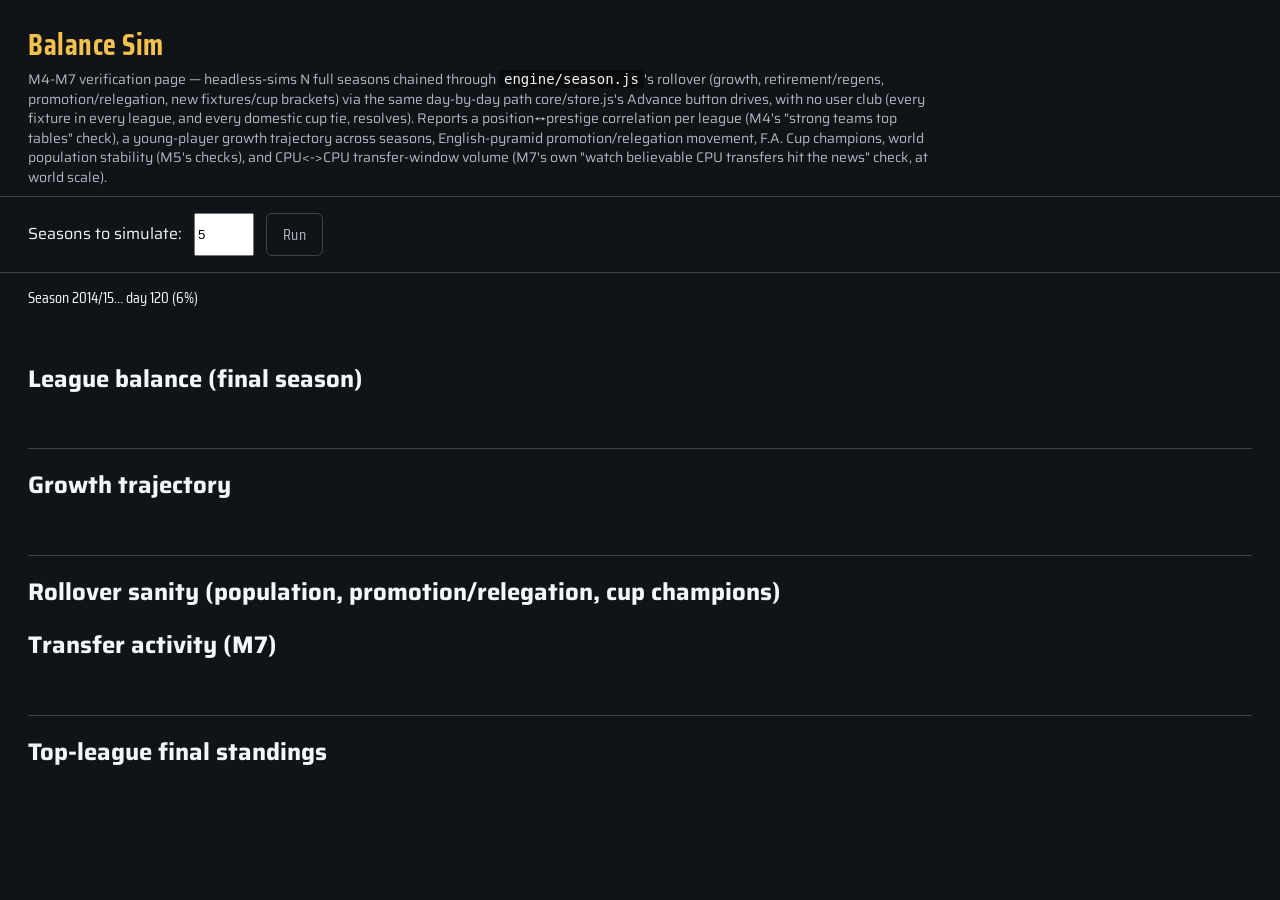
<file: dev/balance.html>
<!DOCTYPE html>
<html lang="en">
<head>
  <meta charset="UTF-8" />
  <meta name="viewport" content="width=device-width, initial-scale=1.0" />
  <title>Balance Sim — M7 dev page</title>
  <link href="https://fonts.googleapis.com/css2?family=Saira+Condensed:wght@400;500;600;700&family=Saira:wght@400;500;600;700&display=swap" rel="stylesheet" />
  <link rel="stylesheet" href="dev.css" />
</head>
<body>
  <header class="hdr">
    <h1>Balance Sim</h1>
    <p class="sub">M4-M7 verification page — headless-sims N full seasons chained through
      <code>engine/season.js</code>'s rollover (growth, retirement/regens, promotion/relegation, new
      fixtures/cup brackets) via the same day-by-day path core/store.js's Advance button drives, with no
      user club (every fixture in every league, and every domestic cup tie, resolves). Reports a
      position↔prestige correlation per league (M4's "strong teams top tables" check), a young-player
      growth trajectory across seasons, English-pyramid promotion/relegation movement, F.A. Cup champions,
      world population stability (M5's checks), and CPU&lt;-&gt;CPU transfer-window volume (M7's own
      "watch believable CPU transfers hit the news" check, at world scale).</p>
  </header>

  <div class="counts">
    <label for="balance-seasons" style="align-self:center;">Seasons to simulate:</label>
    <input id="balance-seasons" type="number" min="1" max="15" value="5" style="width:60px;" />
    <button id="balance-run" class="tab" style="border:1px solid var(--panel-line);border-radius:6px;">Run</button>
  </div>
  <div id="balance-progress" class="test-summary">Starting…</div>
  <main>
    <h2>League balance (final season)</h2>
    <div id="balance-summary" class="counts"></div>
    <h2>Growth trajectory</h2>
    <div id="balance-growth" class="counts"></div>
    <h2>Rollover sanity (population, promotion/relegation, cup champions)</h2>
    <div id="balance-rollover"></div>
    <h2>Transfer activity (M7)</h2>
    <div id="balance-transfers" class="counts"></div>
    <h2>Top-league final standings</h2>
    <div id="balance-tables"></div>
  </main>

  <script type="module" src="balance.js"></script>
</body>
</html>
</file>
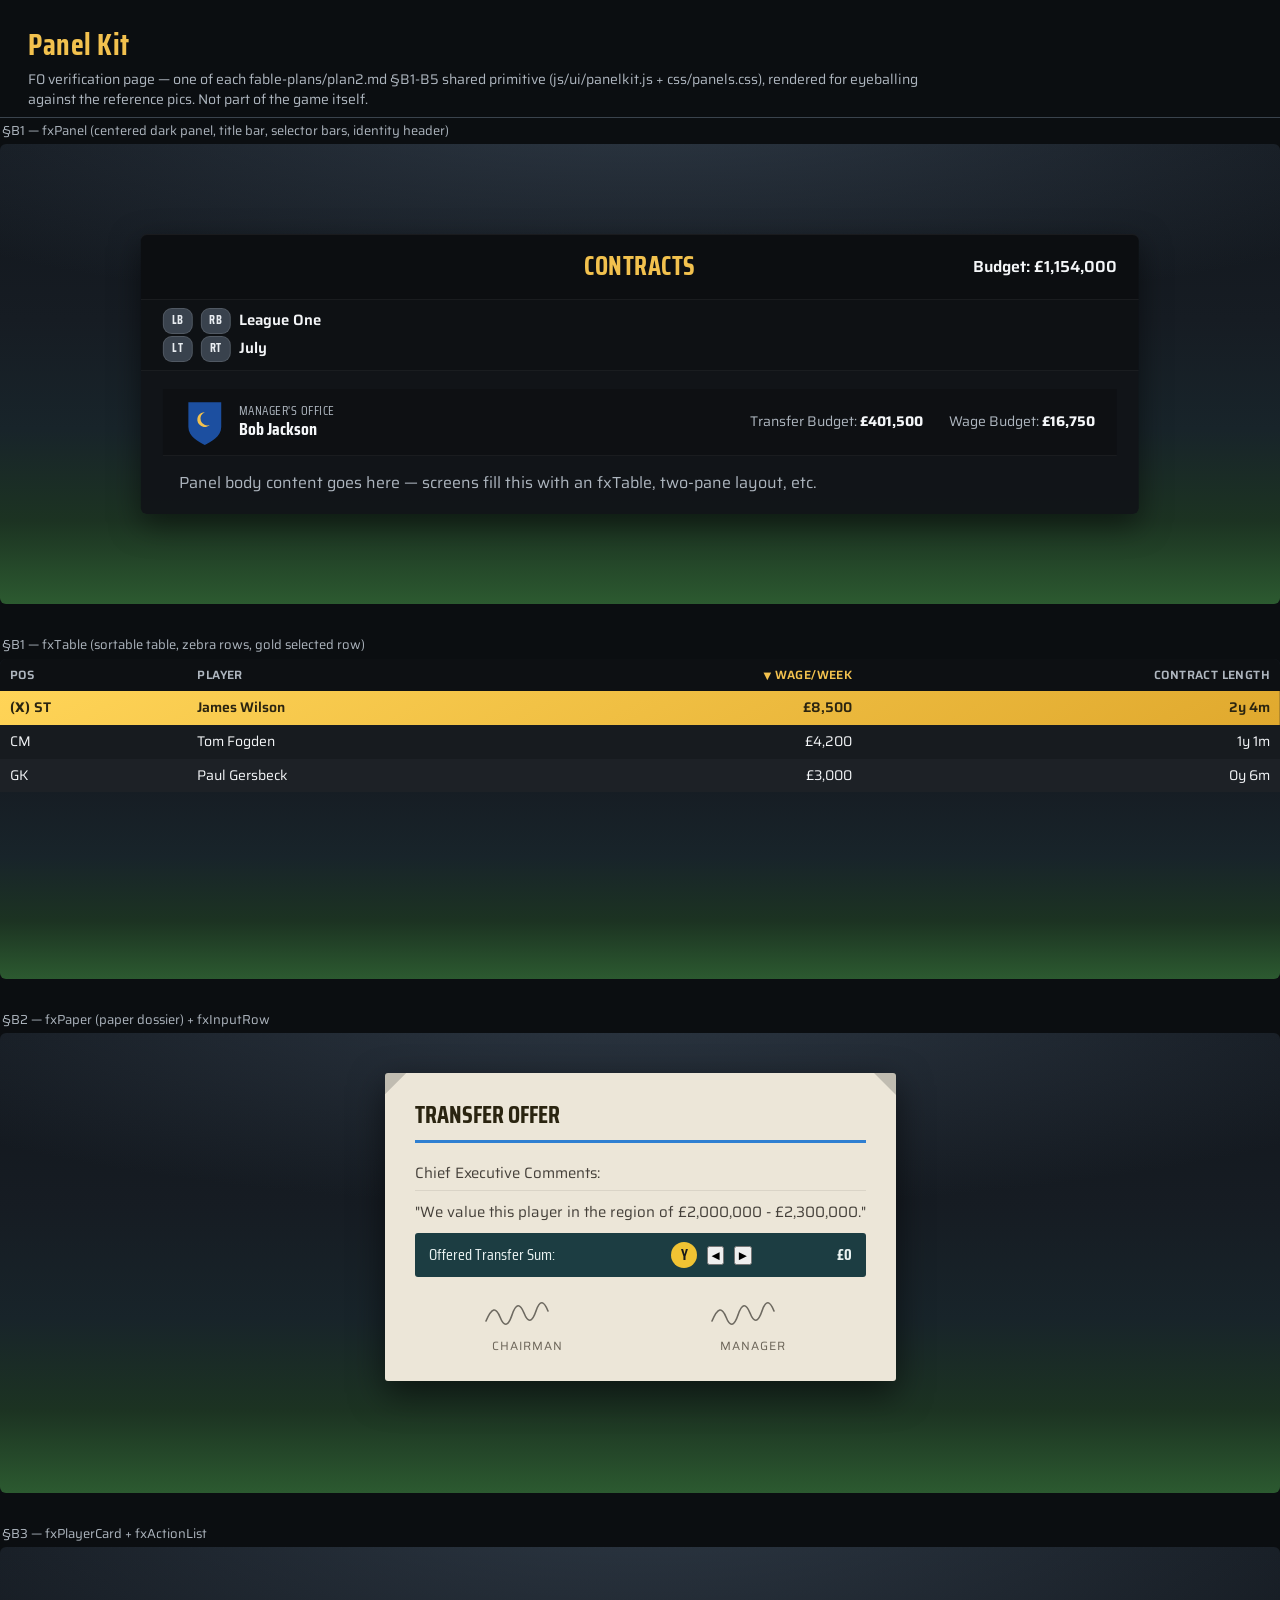
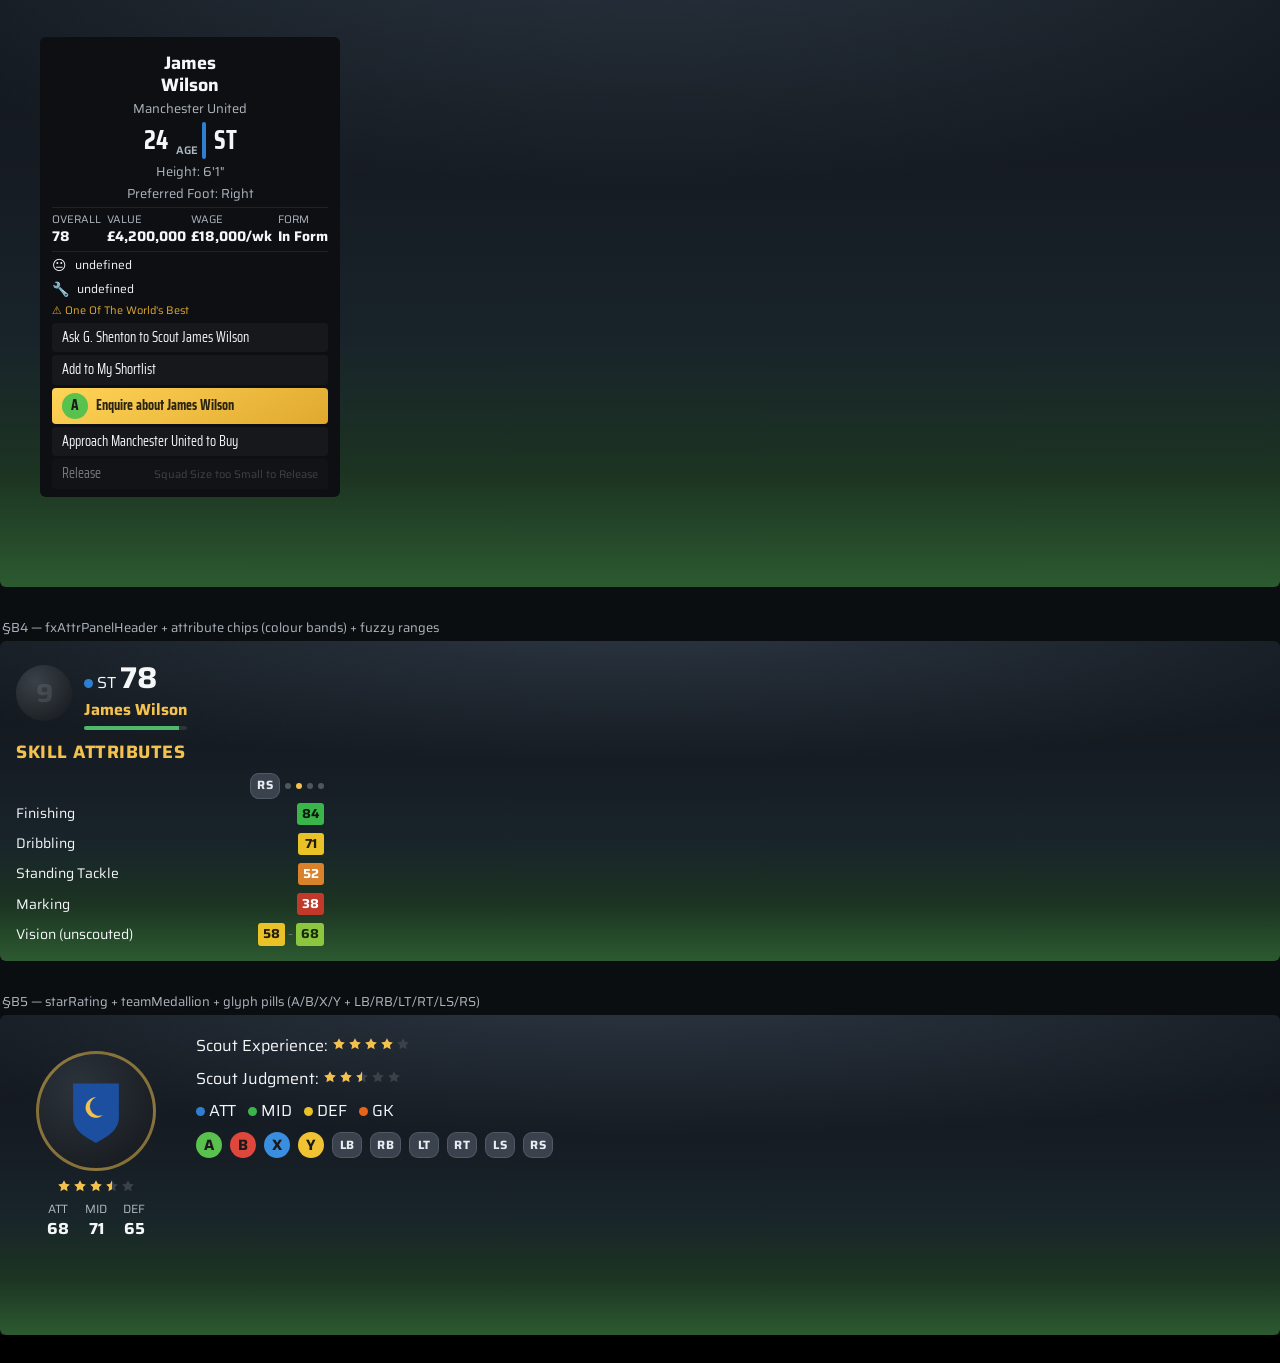
<file: dev/kit.html>
<!DOCTYPE html>
<html lang="en">
<head>
  <meta charset="UTF-8" />
  <meta name="viewport" content="width=device-width, initial-scale=1.0" />
  <title>Panel Kit — F0 dev page</title>
  <link rel="preconnect" href="https://fonts.googleapis.com" />
  <link rel="preconnect" href="https://fonts.gstatic.com" crossorigin />
  <link href="https://fonts.googleapis.com/css2?family=Saira+Condensed:wght@400;500;600;700&family=Saira:wght@400;500;600;700&display=swap" rel="stylesheet" />
  <link rel="stylesheet" href="../css/base.css" />
  <link rel="stylesheet" href="../css/chrome.css" />
  <link rel="stylesheet" href="../css/panels.css" />
  <link rel="stylesheet" href="dev.css" />
  <style>
    /* Layout for this sampler page only — not part of the shared kit.
       base.css locks html/body to a fixed 100%-height, overflow:hidden box
       (correct for the game's letterboxed stage); this standalone dev page
       is a long scrolling document instead, so undo both here. */
    html, body { height: auto; min-height: 100%; overflow: visible; }
    body { background: #0b0e11; }
    .kit-sample {
      position: relative;
      width: 1280px;
      height: 460px;
      margin: 0 auto 28px;
      background:
        radial-gradient(120% 80% at 50% -10%, rgba(70, 86, 104, 0.55), rgba(10, 14, 18, 0) 60%),
        linear-gradient(180deg, #11161c 0%, #161c23 38%, #18242a 62%, #1c3322 82%, #2c5a30 100%);
      border-radius: 6px;
      overflow: hidden;
    }
    .kit-sample--short { height: 320px; }
    .kit-sample--tall { height: 640px; }
    .kit-label {
      max-width: 1280px; margin: 0 auto; padding: 4px 2px;
      font-family: var(--font-ui); color: var(--ink-dim); font-size: 13px;
    }
    .kit-row { display: flex; gap: 24px; align-items: flex-start; padding: 20px; flex-wrap: wrap; }
  </style>
</head>
<body>
  <header class="hdr">
    <h1>Panel Kit</h1>
    <p class="sub">F0 verification page — one of each fable-plans/plan2.md §B1-B5 shared primitive (js/ui/panelkit.js + css/panels.css), rendered for eyeballing against the reference pics. Not part of the game itself.</p>
  </header>

  <svg class="svg-sprite" aria-hidden="true" xmlns="http://www.w3.org/2000/svg">
    <defs>
      <linearGradient id="fx-star-half-grad" x1="0" x2="1" y1="0" y2="0">
        <stop offset="50%" stop-color="#f2c14e" />
        <stop offset="50%" stop-color="#3a4148" />
      </linearGradient>
    </defs>
    <symbol id="crest-pompey" viewBox="0 0 48 56">
      <path d="M4 4h40v30c0 12-13 18-20 22C17 52 4 46 4 34V4z" fill="#1c4fa0"/>
      <path d="M24 16a9 9 0 1 0 6 15.6A7 7 0 1 1 24 16z" fill="#f2c14e"/>
    </symbol>
  </svg>

  <div class="kit-label">§B1 — fxPanel (centered dark panel, title bar, selector bars, identity header)</div>
  <div class="kit-sample" id="sample-panel"></div>

  <div class="kit-label">§B1 — fxTable (sortable table, zebra rows, gold selected row)</div>
  <div class="kit-sample kit-sample--short" id="sample-table"></div>

  <div class="kit-label">§B2 — fxPaper (paper dossier) + fxInputRow</div>
  <div class="kit-sample" id="sample-paper"></div>

  <div class="kit-label">§B3 — fxPlayerCard + fxActionList</div>
  <div class="kit-sample kit-sample--tall" id="sample-playercard"></div>

  <div class="kit-label">§B4 — fxAttrPanelHeader + attribute chips (colour bands) + fuzzy ranges</div>
  <div class="kit-sample kit-sample--short" id="sample-attrs"></div>

  <div class="kit-label">§B5 — starRating + teamMedallion + glyph pills (A/B/X/Y + LB/RB/LT/RT/LS/RS)</div>
  <div class="kit-sample kit-sample--short" id="sample-misc"></div>

  <script type="module" src="kit.js"></script>
</body>
</html>
</file>
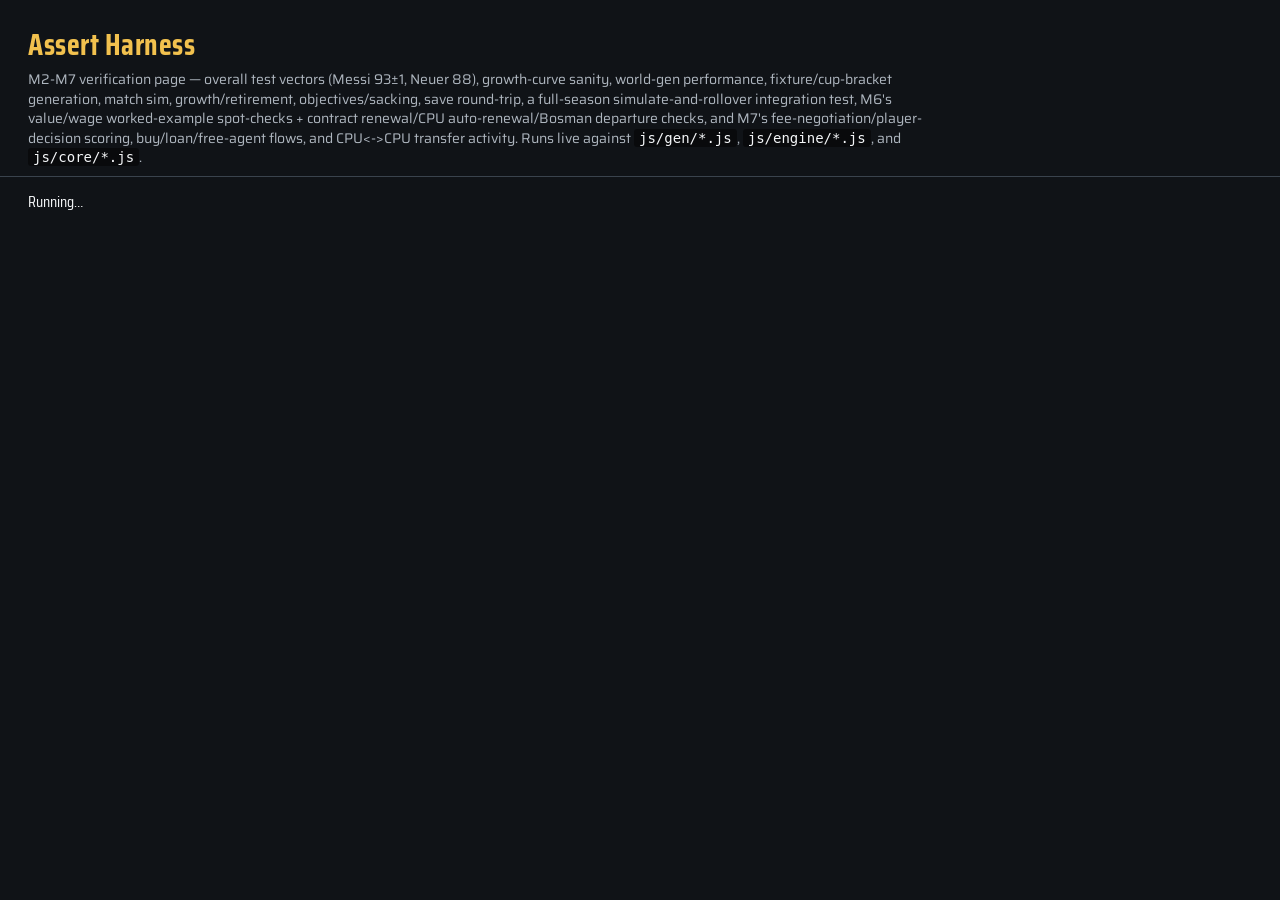
<file: dev/tests.html>
<!DOCTYPE html>
<html lang="en">
<head>
  <meta charset="UTF-8" />
  <meta name="viewport" content="width=device-width, initial-scale=1.0" />
  <title>Assert Harness — M7 dev page</title>
  <link href="https://fonts.googleapis.com/css2?family=Saira+Condensed:wght@400;500;600;700&family=Saira:wght@400;500;600;700&display=swap" rel="stylesheet" />
  <link rel="stylesheet" href="dev.css" />
</head>
<body>
  <header class="hdr">
    <h1>Assert Harness</h1>
    <p class="sub">M2-M7 verification page — overall test vectors (Messi 93±1, Neuer 88), growth-curve sanity, world-gen performance, fixture/cup-bracket generation, match sim, growth/retirement, objectives/sacking, save round-trip, a full-season simulate-and-rollover integration test, M6's value/wage worked-example spot-checks + contract renewal/CPU auto-renewal/Bosman departure checks, and M7's fee-negotiation/player-decision scoring, buy/loan/free-agent flows, and CPU&lt;-&gt;CPU transfer activity. Runs live against <code>js/gen/*.js</code>, <code>js/engine/*.js</code>, and <code>js/core/*.js</code>.</p>
  </header>

  <div id="test-summary" class="test-summary">Loading…</div>
  <main id="test-groups"></main>

  <script type="module" src="tests.js"></script>
</body>
</html>
</file>
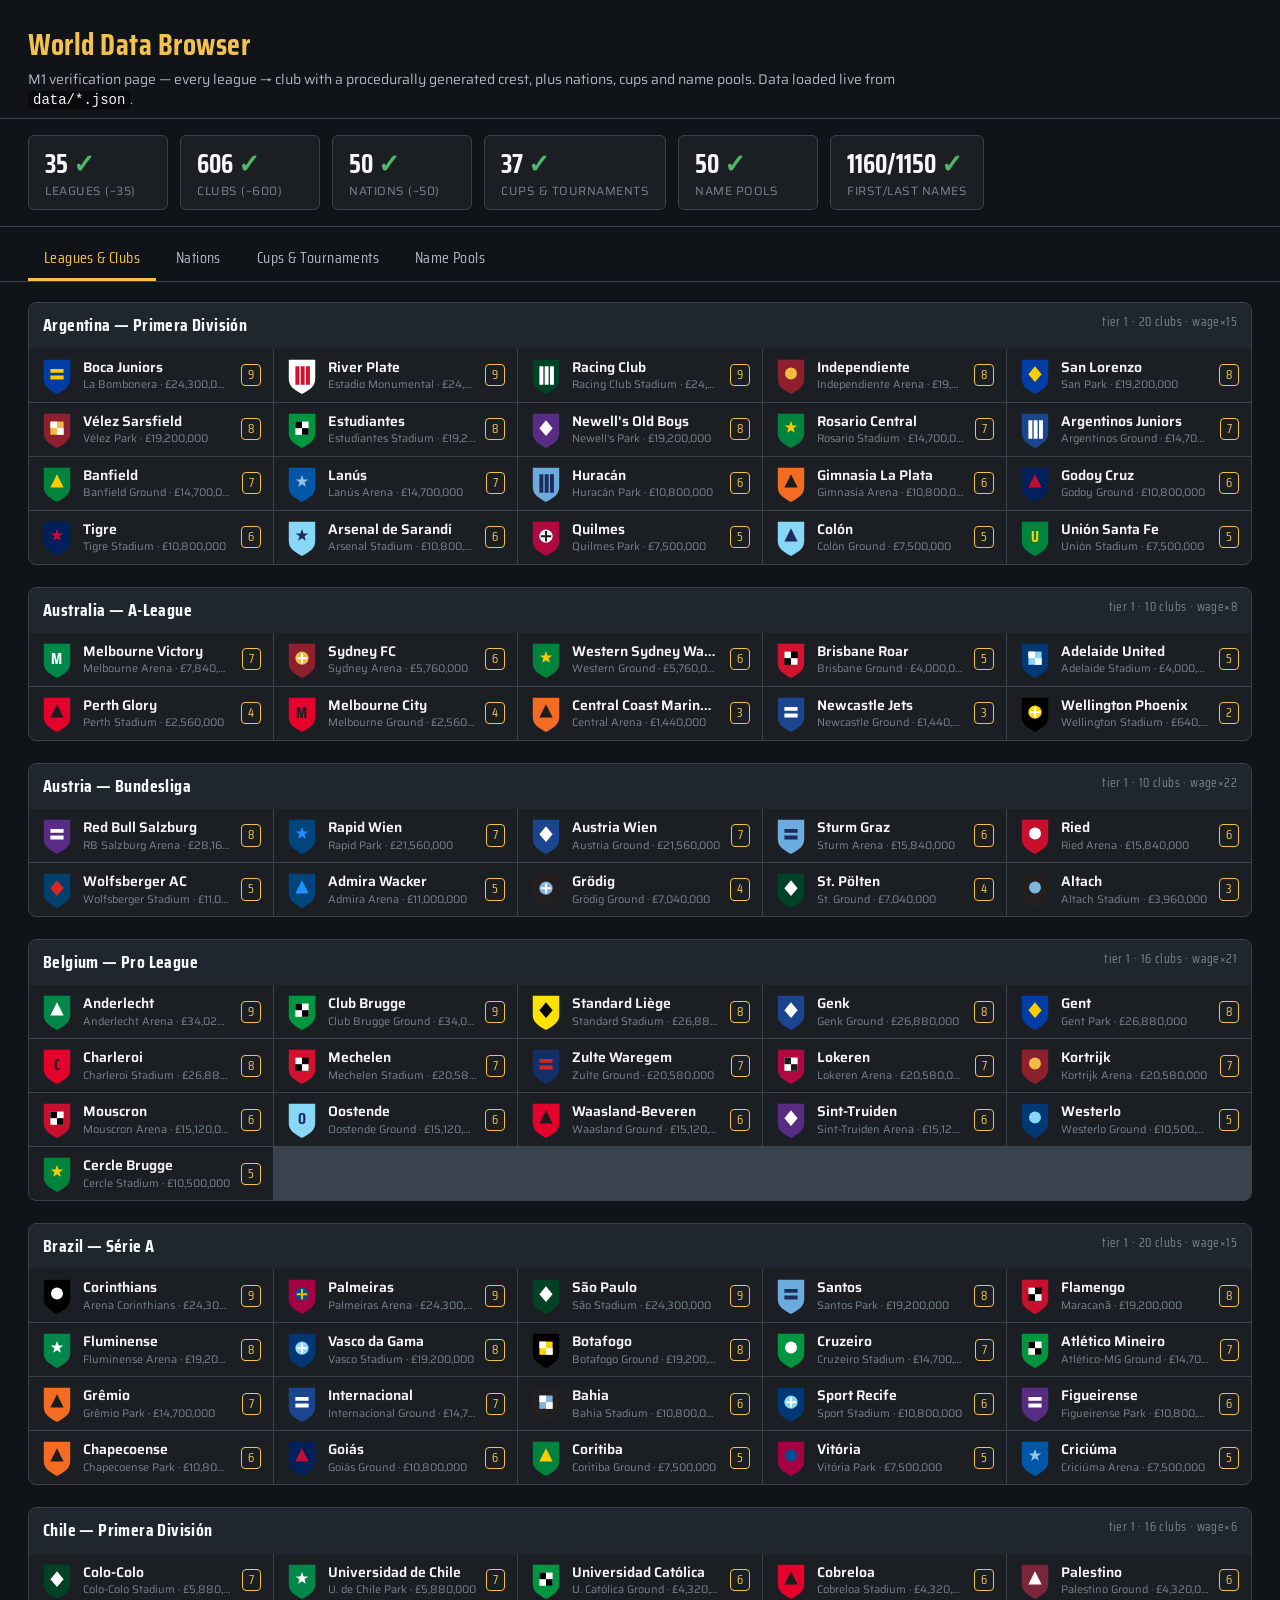
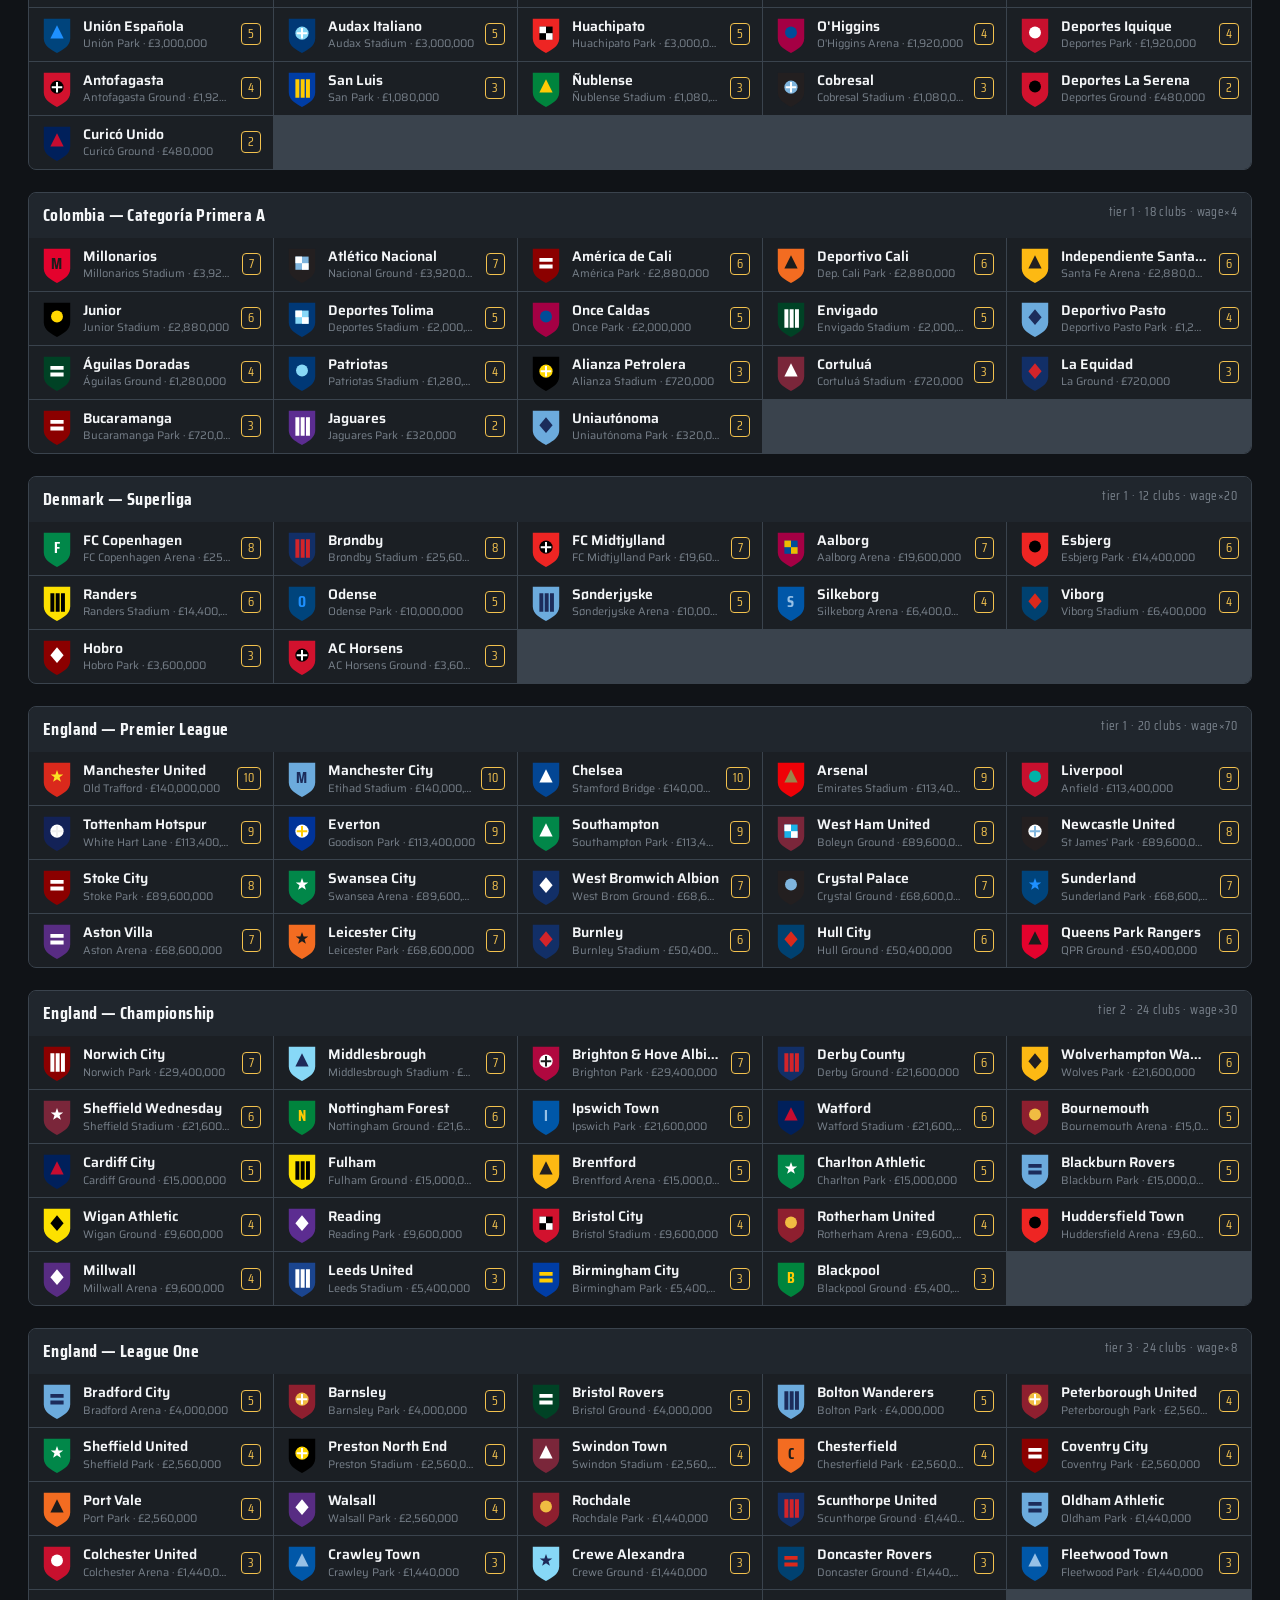
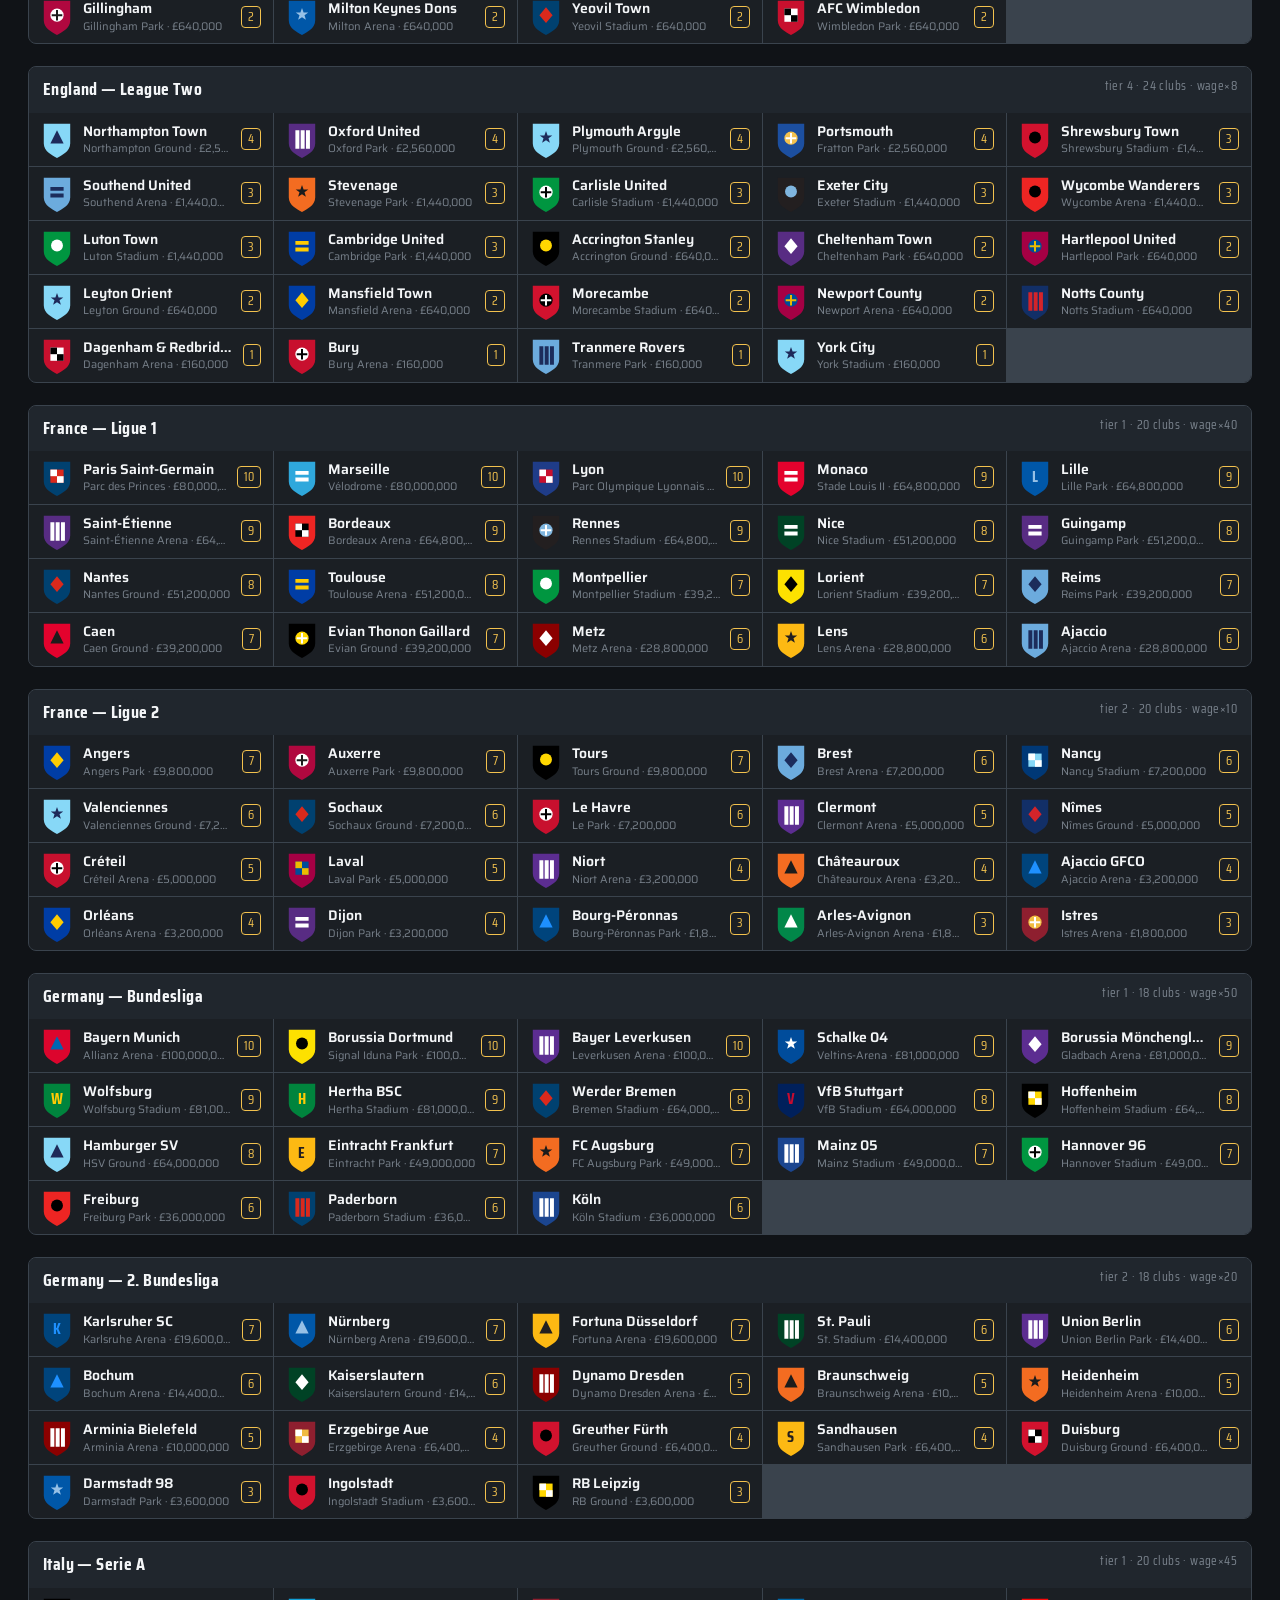
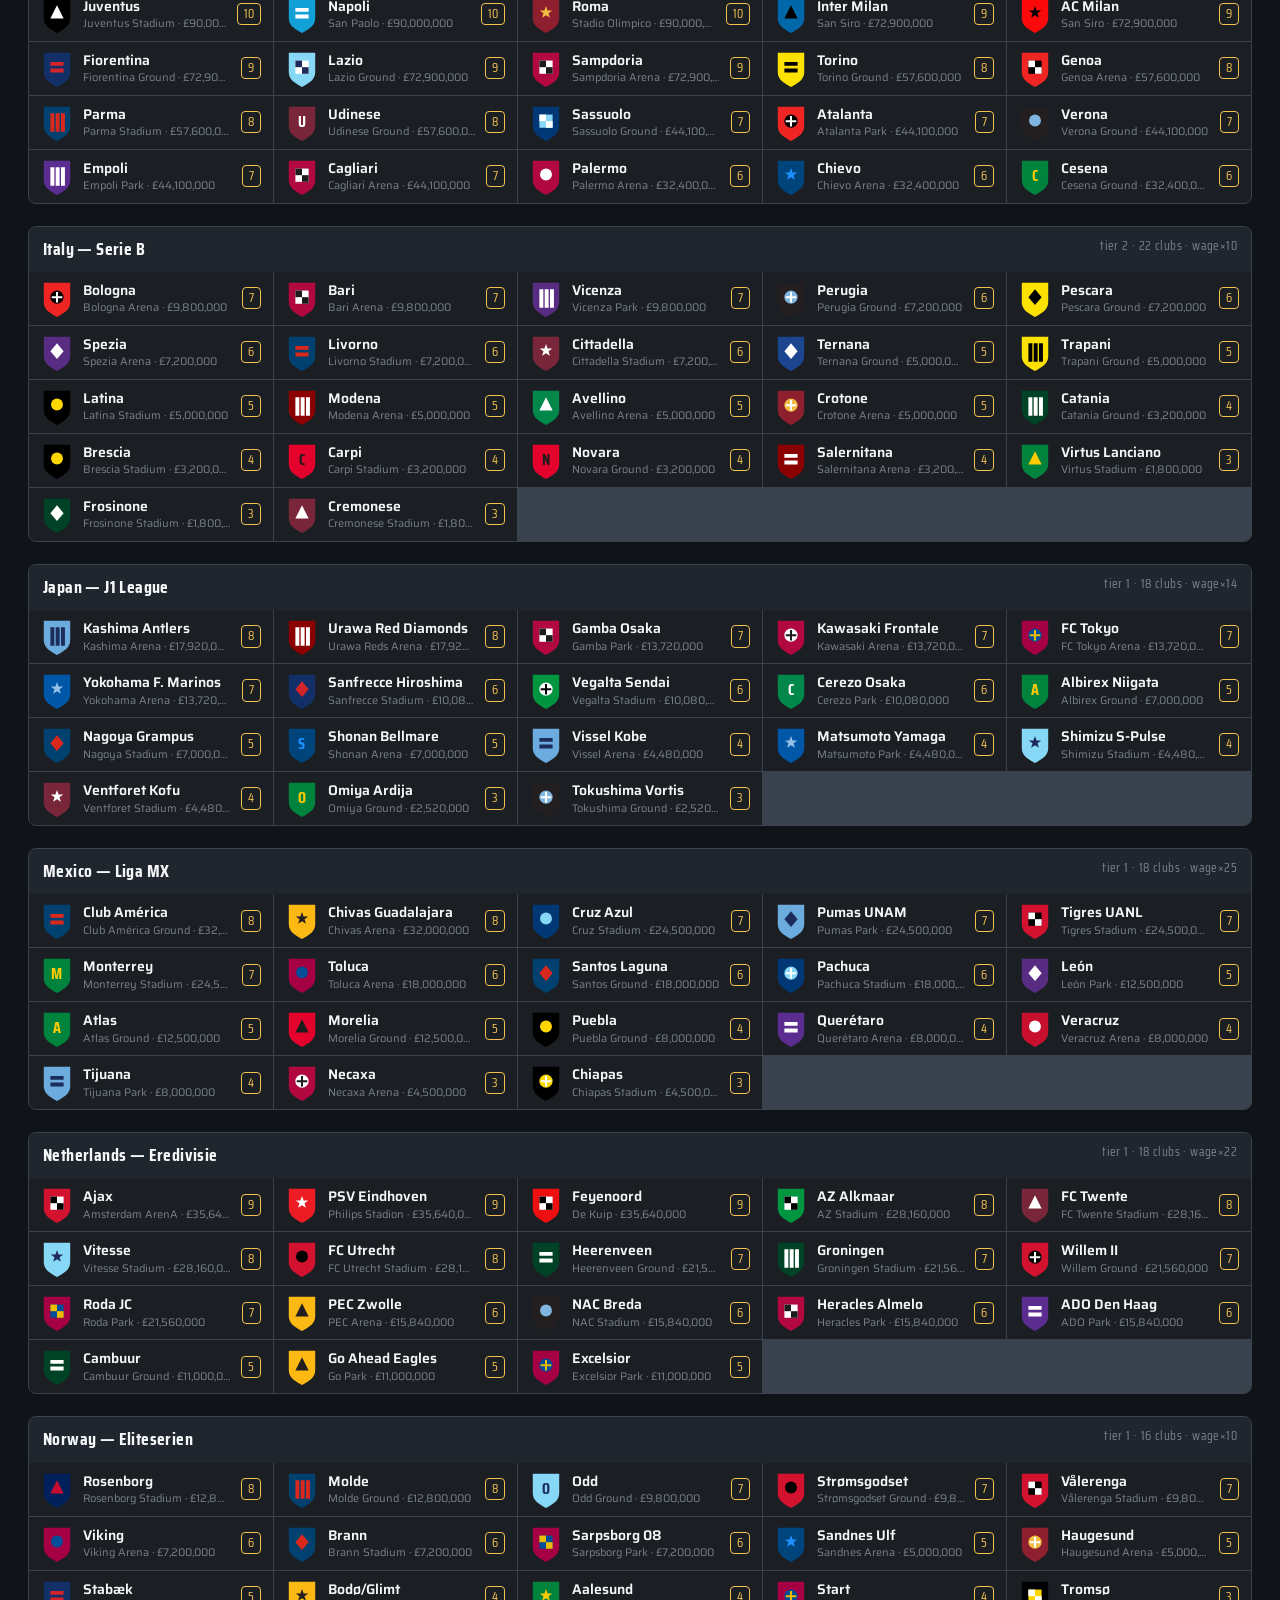
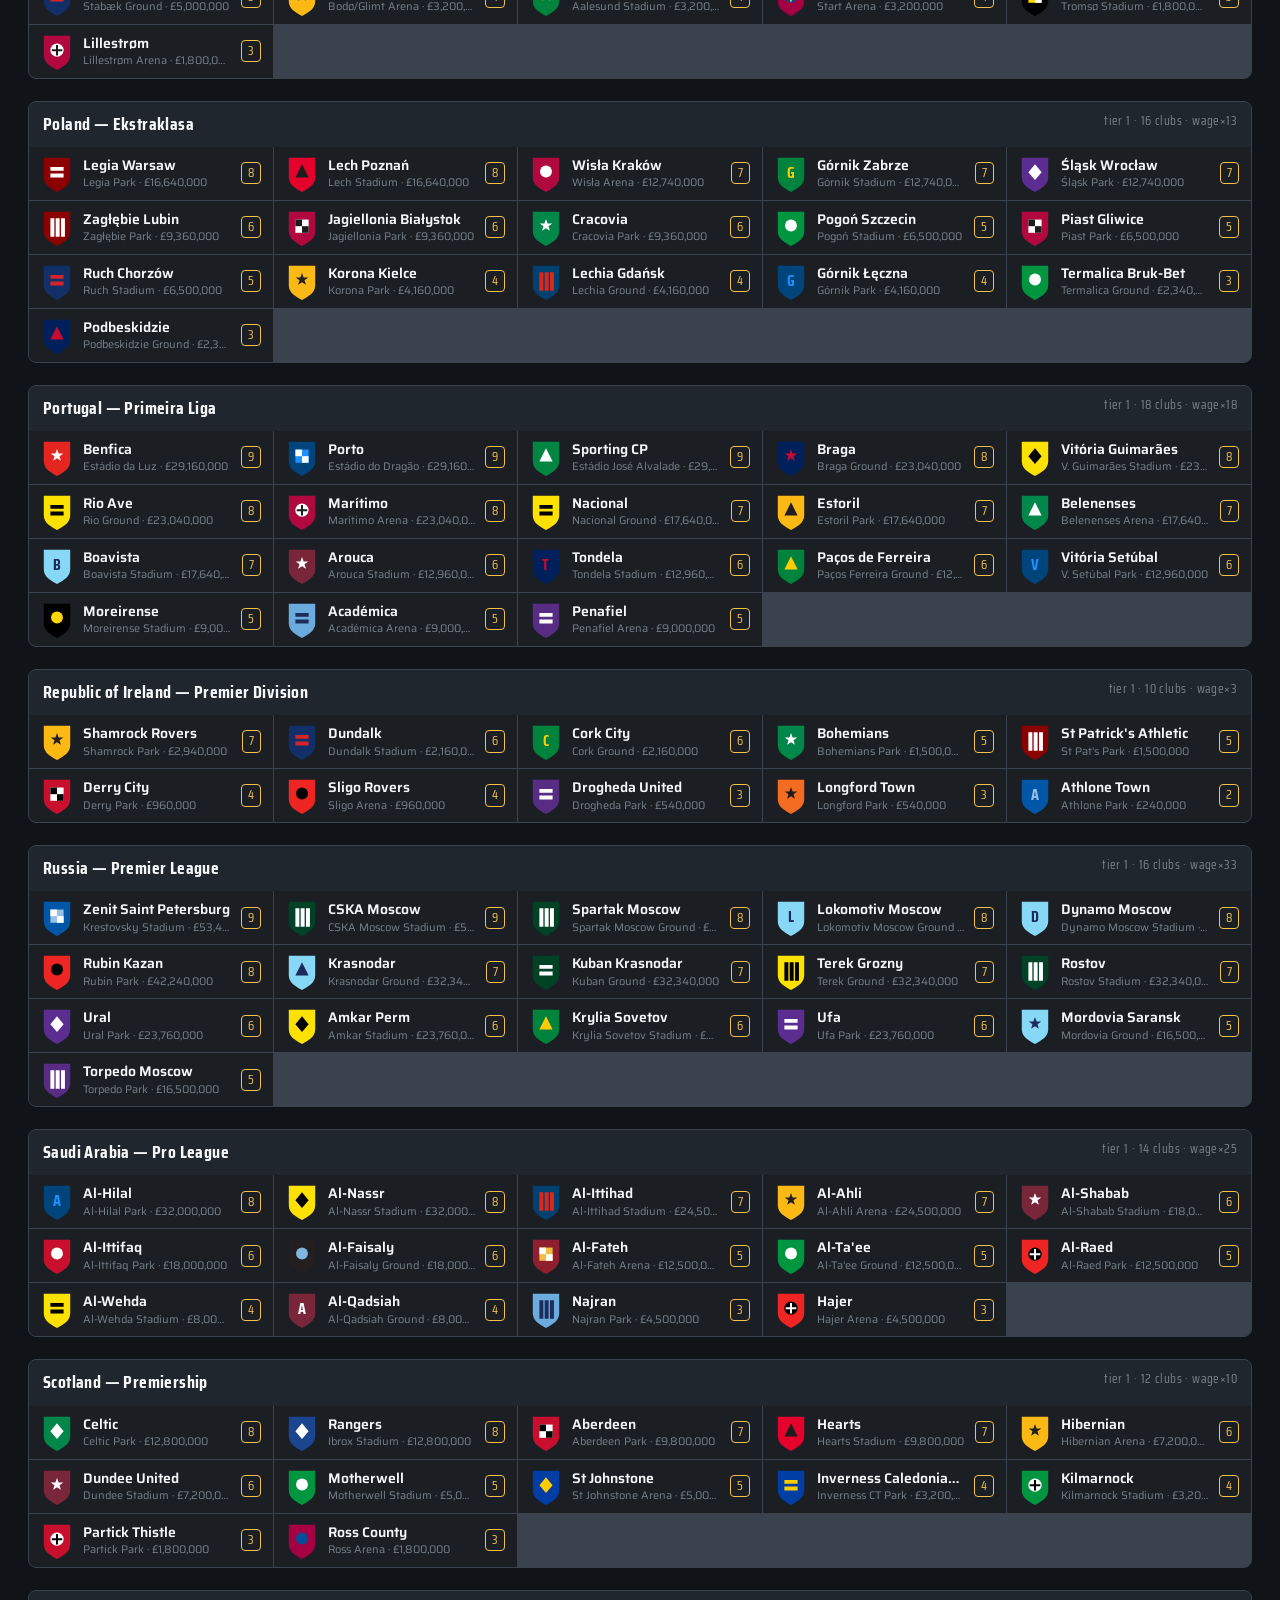
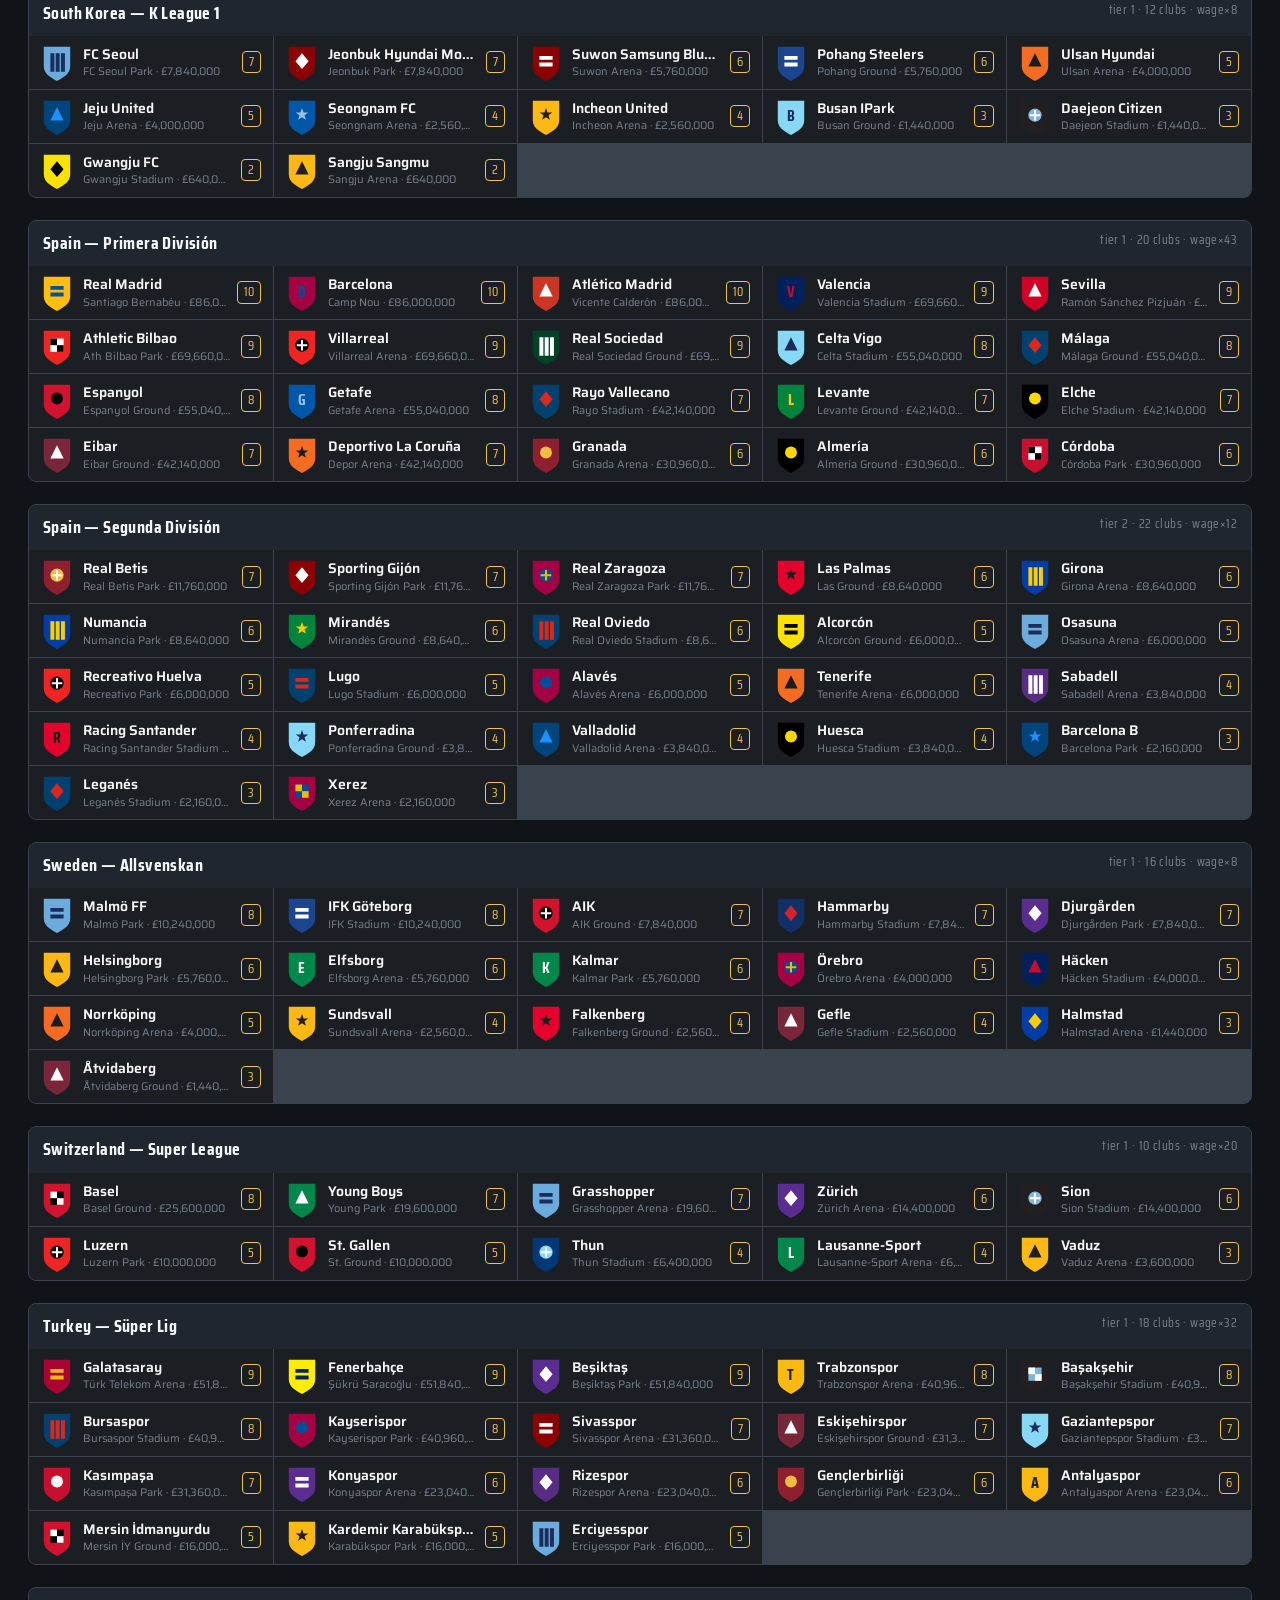
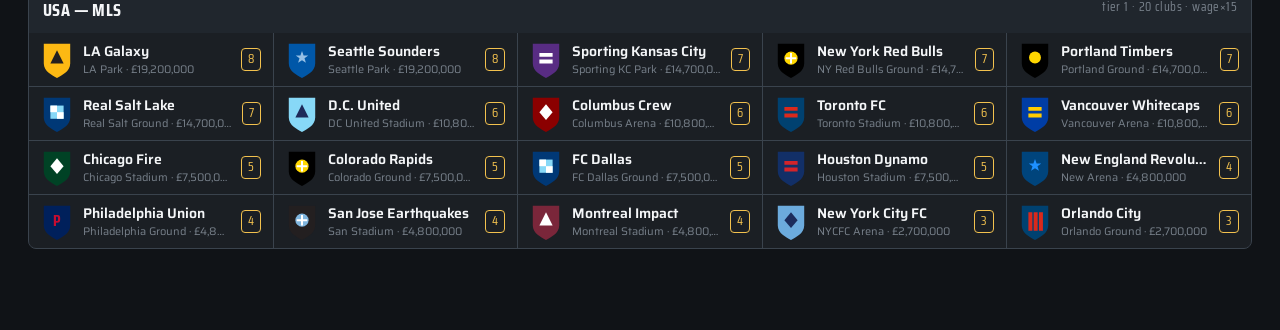
<file: dev/world.html>
<!DOCTYPE html>
<html lang="en">
<head>
  <meta charset="UTF-8" />
  <meta name="viewport" content="width=device-width, initial-scale=1.0" />
  <title>World Data Browser — M1 dev page</title>
  <link href="https://fonts.googleapis.com/css2?family=Saira+Condensed:wght@400;500;600;700&family=Saira:wght@400;500;600;700&display=swap" rel="stylesheet" />
  <link rel="stylesheet" href="dev.css" />
</head>
<body>
  <header class="hdr">
    <h1>World Data Browser</h1>
    <p class="sub">M1 verification page — every league → club with a procedurally generated crest, plus nations, cups and name pools. Data loaded live from <code>data/*.json</code>.</p>
  </header>

  <section id="counts" class="counts"></section>

  <nav class="tabs" id="tabs">
    <button class="tab is-active" data-tab="clubs">Leagues &amp; Clubs</button>
    <button class="tab" data-tab="nations">Nations</button>
    <button class="tab" data-tab="cups">Cups &amp; Tournaments</button>
    <button class="tab" data-tab="names">Name Pools</button>
  </nav>

  <main>
    <section id="panel-clubs" class="panel is-active"></section>
    <section id="panel-nations" class="panel"></section>
    <section id="panel-cups" class="panel"></section>
    <section id="panel-names" class="panel"></section>
  </main>

  <script type="module" src="world.js"></script>
</body>
</html>
</file>
<file: css/base.css>
/* ===========================================================================
   base.css — reset, design tokens, 16:9 stage scaling, backgrounds, fonts
   =========================================================================== */

*,
*::before,
*::after {
  box-sizing: border-box;
  margin: 0;
  padding: 0;
}

:root {
  /* Design resolution of the "TV" stage */
  --stage-w: 1280px;
  --stage-h: 720px;

  /* Palette pulled from the FIFA 15 career-mode screens */
  --gold: #f2c14e;
  --gold-bright: #ffd457;
  --gold-deep: #e0a92e;
  --gold-text-dark: #2a2410;

  --panel: #1b1f24;
  --panel-2: #20262d;
  --panel-3: #2a3views;            /* placeholder overwritten below */
  --panel-line: #3a434d;
  --tile: #181c21;
  --tile-hi: #232a31;

  --ink: #f4f6f8;
  --ink-dim: #aeb6bf;
  --ink-faint: #79828c;

  --blue: #2f7fd1;
  --blue-deep: #1d4f86;
  --blue-jersey: #2b5fb0;

  --red-dot: #e23b3b;
  --green-ok: #4fb86b;

  --header-skew: -18deg;

  --font-cond: "Saira Condensed", "Oswald", "Arial Narrow", system-ui, sans-serif;
  --font-ui: "Saira", "Segoe UI", system-ui, sans-serif;
}

/* fix the accidental token above */
:root {
  --panel-3: #2a313a;
}

html,
body {
  height: 100%;
  width: 100%;
  background: #000;
  color: var(--ink);
  font-family: var(--font-ui);
  overflow: hidden;
  -webkit-font-smoothing: antialiased;
}

/* Viewport that centers the scaled stage and letterboxes the rest */
#viewport {
  position: fixed;
  inset: 0;
  display: flex;
  align-items: center;
  justify-content: center;
  background: #000;
}

/* The fixed-size stage. stage.js sets --scale; we apply it via transform. */
#stage {
  position: relative;
  width: var(--stage-w);
  height: var(--stage-h);
  transform: scale(var(--scale, 1));
  transform-origin: center center;
  overflow: hidden;
  /* Background: dark vignette top -> faded pitch -> grass strip at the bottom */
  background:
    radial-gradient(120% 80% at 50% -10%, rgba(70, 86, 104, 0.55), rgba(10, 14, 18, 0) 60%),
    linear-gradient(180deg, #11161c 0%, #161c23 38%, #18242a 62%, #1c3322 82%, #2c5a30 100%);
  font-family: var(--font-cond);
}

/* Faint stadium light streaks + grass texture overlays */
#stage::before {
  content: "";
  position: absolute;
  inset: 0;
  pointer-events: none;
  background:
    radial-gradient(60% 40% at 50% 0%, rgba(255, 230, 170, 0.10), rgba(0, 0, 0, 0) 70%),
    repeating-linear-gradient(
      90deg,
      rgba(255, 255, 255, 0.015) 0 60px,
      rgba(0, 0, 0, 0.015) 60px 120px
    );
}

/* Grass band along the bottom (where the button prompts sit) */
#stage::after {
  content: "";
  position: absolute;
  left: 0;
  right: 0;
  bottom: 0;
  height: 120px;
  pointer-events: none;
  background:
    linear-gradient(180deg, rgba(0, 0, 0, 0) 0%, rgba(12, 40, 16, 0.0) 10%, rgba(16, 60, 22, 0.55) 100%),
    repeating-linear-gradient(
      78deg,
      rgba(40, 120, 50, 0.18) 0 38px,
      rgba(24, 84, 34, 0.18) 38px 76px
    );
}

/* Hidden SVG sprite container */
.svg-sprite {
  position: absolute;
  width: 0;
  height: 0;
  overflow: hidden;
}

/* SVG monochrome symbols inherit their colour from CSS (multi-colour crests
   define their own fills on child paths, so they're unaffected). */
svg { fill: currentColor; }

/* Generic icon sizing helper */
.icon {
  display: inline-block;
  width: 1em;
  height: 1em;
  fill: currentColor;
  vertical-align: middle;
}

/* Hint shown when the window is tiny */
#rotate-hint {
  position: fixed;
  inset: 0;
  display: none;
}
</file>
<file: css/chrome.css>
/* ===========================================================================
   chrome.css — header, tab bar, footer prompts + reusable panel/tile pieces
   =========================================================================== */

/* -------- Top header bar -------------------------------------------------- */
.header {
  position: absolute;
  top: 18px;
  left: 0;
  right: 0;
  height: 70px;
  display: flex;
  align-items: center;
  justify-content: space-between;
  padding: 0 26px;
  z-index: 5;
}

/* Left: crest + club/manager, sat on a skewed dark panel */
.header__id {
  position: relative;
  display: flex;
  align-items: center;
  gap: 16px;
  height: 64px;
  padding: 0 70px 0 8px;
}
.header__id::before {
  content: "";
  position: absolute;
  inset: 0;
  transform: skewX(var(--header-skew));
  transform-origin: left center;
  background: linear-gradient(180deg, rgba(36, 44, 54, 0.96), rgba(20, 26, 33, 0.96));
  border: 1px solid rgba(120, 140, 160, 0.18);
  border-radius: 6px;
  box-shadow: 0 2px 10px rgba(0, 0, 0, 0.4);
  z-index: -1;
}

.crest {
  width: 56px;
  height: 56px;
  flex: 0 0 auto;
}
.crest--sm { width: 30px; height: 30px; }
.crest--xs { width: 22px; height: 22px; }

.header__names {
  display: flex;
  flex-direction: column;
  line-height: 1.05;
}
.header__club {
  font-family: var(--font-cond);
  font-size: 26px;
  font-weight: 700;
  letter-spacing: 0.4px;
}
.header__manager {
  font-size: 17px;
  color: var(--ink-dim);
  font-weight: 400;
}

/* Right cluster: level/xp/coins + notif icons + opponent crest + gamertag */
.header__right {
  display: flex;
  align-items: center;
  gap: 14px;
}

.statusbar {
  position: relative;
  display: flex;
  align-items: center;
  gap: 18px;
  height: 52px;
  padding: 0 18px 0 12px;
}
.statusbar::before {
  content: "";
  position: absolute;
  inset: 0;
  transform: skewX(var(--header-skew));
  background: linear-gradient(180deg, rgba(28, 34, 42, 0.95), rgba(16, 21, 27, 0.95));
  border: 1px solid rgba(120, 140, 160, 0.16);
  border-radius: 6px;
  z-index: -1;
}

.stat-xp {
  display: flex;
  align-items: center;
  gap: 8px;
  font-size: 15px;
  color: var(--ink-dim);
}
.level-badge {
  display: inline-flex;
  align-items: center;
  justify-content: center;
  min-width: 26px;
  height: 22px;
  padding: 0 5px;
  background: linear-gradient(180deg, #3a7fd0, #1f5390);
  color: #fff;
  font-weight: 700;
  font-size: 15px;
  border-radius: 3px;
}
.stat-xp .xp { color: var(--ink); }
.stat-coins {
  display: flex;
  align-items: center;
  gap: 6px;
  font-size: 15px;
  color: var(--ink);
}
.coin {
  width: 14px;
  height: 14px;
  border-radius: 50%;
  background: radial-gradient(circle at 35% 30%, #ffe69a, #c9962b);
  box-shadow: inset 0 0 0 1px rgba(0,0,0,0.25);
}

.notif-icons {
  display: flex;
  align-items: center;
  gap: 16px;
  color: #cfd6dd;
}
.notif {
  position: relative;
  width: 22px;
  height: 22px;
  cursor: default;
}
.notif .icon { width: 22px; height: 22px; }
.notif[data-dot]::after {
  content: "";
  position: absolute;
  top: -3px;
  right: -4px;
  width: 9px;
  height: 9px;
  background: var(--red-dot);
  border-radius: 50%;
  box-shadow: 0 0 0 1.5px rgba(16, 21, 27, 0.95);
}

.gamertag {
  display: inline-flex;
  align-items: center;
  justify-content: center;
  width: 56px;
  height: 56px;
  border-radius: 14px;
  background: linear-gradient(180deg, var(--gold-bright), var(--gold-deep));
  color: #2a2410;
  font-family: var(--font-cond);
  font-weight: 700;
  font-size: 22px;
  box-shadow: 0 2px 10px rgba(0, 0, 0, 0.45);
}

/* -------- Header menu (hamburger -> Delete Save, etc.) -------------------- */
.menu-wrap {
  position: relative;
}
.menu-btn {
  flex-direction: column;
  gap: 6px;
  border: 0;
  padding: 0;
  cursor: pointer;
  transition: filter 0.12s ease, transform 0.12s ease;
}
.menu-btn:hover {
  filter: brightness(1.06);
}
.menu-btn:active {
  transform: scale(0.96);
}
.menu-btn__bar {
  display: block;
  width: 24px;
  height: 3px;
  border-radius: 2px;
  background: #2a2410;
}
.menu-dropdown {
  position: absolute;
  top: calc(100% + 10px);
  right: 0;
  min-width: 176px;
  padding: 6px;
  background: linear-gradient(160deg, #262d35, #14181d);
  border: 1px solid rgba(120, 140, 160, 0.2);
  border-radius: 8px;
  box-shadow: 0 8px 24px rgba(0, 0, 0, 0.5);
  z-index: 30;
}
.menu-dropdown__item {
  display: block;
  width: 100%;
  padding: 10px 12px;
  border: 0;
  border-radius: 5px;
  background: none;
  color: var(--ink);
  font-family: var(--font-ui);
  font-size: 15px;
  font-weight: 600;
  text-align: left;
  cursor: pointer;
}
.menu-dropdown__item:hover {
  background: rgba(255, 255, 255, 0.08);
}
.menu-dropdown__item--danger {
  color: #ff8080;
}
.menu-dropdown__item--danger:hover {
  background: rgba(226, 59, 59, 0.16);
}

/* -------- Confirm modal (Delete Save, etc.) -------------------------------- */
.confirm-modal {
  position: absolute;
  inset: 0;
  z-index: 40;
  display: flex;
  align-items: center;
  justify-content: center;
  background: rgba(6, 8, 10, 0.72);
}
.confirm-modal[hidden] {
  display: none;
}
.confirm-modal__box {
  width: 380px;
  padding: 26px 28px;
  background: linear-gradient(160deg, #262d35, #14181d);
  border: 1px solid rgba(120, 140, 160, 0.22);
  border-radius: 10px;
  box-shadow: 0 12px 40px rgba(0, 0, 0, 0.55);
}
.confirm-modal__title {
  font-family: var(--font-cond);
  font-size: 24px;
  font-weight: 700;
  letter-spacing: 0.3px;
  margin-bottom: 12px;
}
.confirm-modal__body {
  font-size: 14px;
  line-height: 1.5;
  color: var(--ink-dim);
  margin-bottom: 22px;
}
.confirm-modal__actions {
  display: flex;
  justify-content: flex-end;
  gap: 10px;
}
.confirm-modal__btn {
  padding: 9px 18px;
  border: 1px solid rgba(120, 140, 160, 0.25);
  border-radius: 6px;
  background: rgba(255, 255, 255, 0.06);
  color: var(--ink);
  font-family: var(--font-ui);
  font-size: 14px;
  font-weight: 600;
  cursor: pointer;
}
.confirm-modal__btn:hover {
  background: rgba(255, 255, 255, 0.12);
}
.confirm-modal__btn--danger {
  background: var(--red-dot);
  border-color: var(--red-dot);
  color: #fff;
}
.confirm-modal__btn--danger:hover {
  filter: brightness(1.1);
}

/* -------- Tab bar --------------------------------------------------------- */
.tabbar {
  position: absolute;
  top: 150px;
  left: 30px;
  right: 30px;
  display: flex;
  gap: 46px;
  align-items: center;
  z-index: 5;
}
.tab {
  position: relative;
  background: none;
  border: 0;
  color: var(--ink-dim);
  font-family: var(--font-cond);
  font-size: 24px;
  font-weight: 600;
  letter-spacing: 1px;
  cursor: pointer;
  padding: 4px 2px 10px;
  text-transform: uppercase;
}
.tab:hover { color: var(--ink); }
.tab.is-active {
  color: var(--gold);
  text-shadow: 0 0 14px rgba(242, 193, 78, 0.5);
}
.tab.is-active::after {
  content: "";
  position: absolute;
  left: -6px;
  right: -6px;
  bottom: 0;
  height: 3px;
  background: linear-gradient(90deg, rgba(242,193,78,0), var(--gold), rgba(242,193,78,0));
  box-shadow: 0 0 12px 2px rgba(242, 193, 78, 0.6);
}

/* -------- Footer prompt bar ---------------------------------------------- */
.footer {
  position: absolute;
  left: 30px;
  bottom: 16px;
  display: flex;
  gap: 26px;
  align-items: center;
  z-index: 6;
}
.prompt {
  display: flex;
  align-items: center;
  gap: 9px;
  font-family: var(--font-cond);
  font-size: 19px;
  color: #e9edf1;
  letter-spacing: 0.3px;
}
.btn-glyph {
  display: inline-flex;
  align-items: center;
  justify-content: center;
  width: 26px;
  height: 26px;
  border-radius: 50%;
  font-weight: 700;
  font-size: 15px;
  color: #1a1a1a;
}
.btn-glyph.a { background: #59c14d; }
.btn-glyph.b { background: #e0473c; }
.btn-glyph.x { background: #3a8ee0; }
.btn-glyph.y { background: #f1c333; }
/* Shoulder/trigger/stick pills (fable-plans/plan2.md owner mapping: PS
   L1/R1->Xbox LB/RB, L2/R2->LT/RT, L3/R3->LS/RS) — one neutral dark pill
   style shared by every non-face-button glyph (shoulder-cycle prompts like
   Calendar's prev/next month, RS attribute-page pager, etc). */
.btn-glyph.lb, .btn-glyph.rb, .btn-glyph.lt, .btn-glyph.rt, .btn-glyph.ls, .btn-glyph.rs {
  width: auto; min-width: 30px; padding: 0 7px; border-radius: 9px;
  font-size: 12px; font-weight: 700; letter-spacing: 0.5px;
  color: #e9edf1; background: #39424d; box-shadow: inset 0 0 0 1px rgba(255,255,255,0.12);
}
/* F3-fixes: Start/Menu glyph — owner's own description ("a vertical tall
   rectangle with rounded edges"), no lettered pill like every other glyph. */
.btn-glyph.menu {
  width: 13px; height: 22px; border-radius: 6px;
  background: #39424d; box-shadow: inset 0 0 0 1px rgba(255,255,255,0.12);
}

/* hide a whole footer / a single prompt when not in use (author rule must
   beat the .footer{display:flex} above to honour the [hidden] attribute) */
.footer[hidden] { display: none; }
.footer .prompt[hidden] { display: none; }

/* -------- Reusable: gold feature panel ------------------------------------ */
.feature {
  position: relative;
  border-radius: 7px;
  background: linear-gradient(150deg, var(--gold-bright) 0%, var(--gold) 45%, var(--gold-deep) 100%);
  color: var(--gold-text-dark);
  overflow: hidden;
  box-shadow: 0 4px 16px rgba(0, 0, 0, 0.35);
}
.feature__title {
  font-family: var(--font-cond);
  font-weight: 700;
  text-transform: uppercase;
  line-height: 1;
}
.feature__sub {
  font-weight: 600;
  opacity: 0.85;
}

/* -------- Reusable: dark tile -------------------------------------------- */
.tile {
  position: relative;
  border-radius: 7px;
  background: linear-gradient(160deg, var(--tile-hi), var(--tile));
  border: 1px solid rgba(120, 140, 160, 0.10);
  overflow: hidden;
  padding: 18px 20px;
  box-shadow: 0 3px 12px rgba(0, 0, 0, 0.3);
}
.tile.is-gold {
  background: linear-gradient(150deg, var(--gold-bright), var(--gold-deep));
  color: var(--gold-text-dark);
  border-color: rgba(0, 0, 0, 0.1);
}
.tile.is-disabled { opacity: 0.55; }
/* tiles that drill into another view */
.tile.is-link { cursor: pointer; transition: box-shadow 0.12s ease, transform 0.12s ease; }
.tile.is-link:hover { box-shadow: 0 0 0 1px rgba(242,193,78,0.55), 0 4px 16px rgba(0,0,0,0.4); }
.tile__title {
  font-family: var(--font-cond);
  font-weight: 700;
  text-transform: uppercase;
  font-size: 26px;
  line-height: 0.96;
  letter-spacing: 0.4px;
}
.tile__desc {
  margin-top: 8px;
  font-family: var(--font-ui);
  font-size: 14px;
  color: var(--ink-dim);
  max-width: 60%;
}
.tile.is-gold .tile__desc { color: rgba(42, 36, 16, 0.85); }

/* faint photographic background suggestion for image tiles */
.tile.has-photo::after {
  content: "";
  position: absolute;
  inset: 0;
  z-index: 0;
  opacity: 0.5;
  background:
    radial-gradient(80% 120% at 100% 100%, rgba(120, 130, 145, 0.5), rgba(0,0,0,0) 60%),
    linear-gradient(120deg, rgba(255,255,255,0.04), rgba(0,0,0,0.25));
  pointer-events: none;
}
.tile > * { position: relative; z-index: 1; }

/* carousel dots */
.dots {
  position: absolute;
  right: 12px;
  bottom: 10px;
  display: flex;
  gap: 6px;
  z-index: 2;
}
.dots i {
  width: 7px;
  height: 7px;
  border-radius: 50%;
  background: rgba(255, 255, 255, 0.3);
}
.dots i.on { background: var(--gold-bright); box-shadow: 0 0 6px rgba(242,193,78,0.7); }
.tile.is-gold .dots i { background: rgba(0,0,0,0.25); }
.tile.is-gold .dots i.on { background: rgba(0,0,0,0.6); box-shadow: none; }

/* small "new / updates" indicators used on Central + Transfers */
.counts {
  display: flex;
  gap: 22px;
  align-items: center;
  font-family: var(--font-ui);
  font-size: 15px;
}
.counts .c {
  display: inline-flex;
  align-items: center;
  gap: 7px;
  color: var(--ink-dim);
}
.counts .pip {
  width: 16px; height: 16px; border-radius: 50%;
  display: inline-flex; align-items: center; justify-content: center;
  font-size: 11px; font-weight: 700; color: #fff;
}
.counts .pip.green { background: var(--green-ok); }
.counts .pip.blue { background: var(--blue); }

/* avatar silhouette */
.avatar {
  flex: 0 0 auto;
  border-radius: 4px;
  background:
    radial-gradient(circle at 50% 36%, #8d99a6 0 16%, rgba(141,153,166,0) 17%),
    linear-gradient(180deg, #5b6671, #3a424c);
  position: relative;
  overflow: hidden;
}
.avatar::after {
  /* shoulders */
  content: "";
  position: absolute;
  left: 50%;
  bottom: 0;
  width: 86%;
  height: 46%;
  transform: translateX(-50%);
  background: #8d99a6;
  border-radius: 50% 50% 0 0;
}
</file>
<file: css/panels.css>
/* ===========================================================================
   panels.css — shared "sub-screen" design language (fable-plans/plan2.md
   PART B, built once in F0, reused by every milestone from F1 on).
   Primitives: centered dark panel (.fx-panel), paper dossier (.fx-paper),
   player context card + action list (.fx-playercard/.fx-actions), attribute
   chips + colour bands (.fx-attr-chip), stars/medallion/fuzzy values.
   Pairs with js/ui/panelkit.js (pure render helpers that emit these classes).
   Do not rewrite base.css tokens here — only extend.
   =========================================================================== */

/* ---------------------------- §B1 centered dark panel --------------------- */
.fx-panel {
  position: absolute;
  left: 50%;
  top: 90px;
  bottom: 90px;
  width: 78%;
  transform: translateX(-50%);
  background: rgba(17, 20, 24, 0.97);
  border-radius: 6px;
  box-shadow:
    inset 0 1px 0 rgba(255, 255, 255, 0.08),
    0 10px 30px rgba(0, 0, 0, 0.5);
  display: flex;
  flex-direction: column;
  overflow: hidden;
  font-family: var(--font-cond);
}

.fx-panel__titlebar {
  flex: 0 0 auto;
  display: flex;
  align-items: center;
  justify-content: center;
  position: relative;
  padding: 14px 22px;
  background: rgba(0, 0, 0, 0.28);
  border-bottom: 1px solid rgba(255, 255, 255, 0.06);
}
.fx-panel__title {
  color: var(--gold);
  font-weight: 700;
  font-size: 26px;
  letter-spacing: 0.5px;
  text-transform: uppercase;
}
.fx-panel__context {
  position: absolute;
  right: 22px;
  top: 50%;
  transform: translateY(-50%);
  color: var(--ink);
  font-family: var(--font-ui);
  font-size: 16px;
  font-weight: 600;
}

.fx-panel__selectors {
  flex: 0 0 auto;
  display: flex;
  flex-direction: column;
  gap: 2px;
  padding: 8px 22px;
  background: rgba(0, 0, 0, 0.16);
  border-bottom: 1px solid rgba(255, 255, 255, 0.05);
}
.fx-selector-row { display: flex; align-items: center; gap: 22px; }
.fx-selector { display: flex; align-items: center; gap: 8px; }
.fx-selector__value {
  font-family: var(--font-ui);
  font-size: 15px;
  color: var(--ink);
  font-weight: 600;
}
.fx-selector__badge { margin-left: auto; }

.fx-panel__body {
  flex: 1 1 auto;
  min-height: 0;
  overflow: auto;
  padding: 18px 22px;
}
.fx-panel__body::-webkit-scrollbar { width: 8px; }
.fx-panel__body::-webkit-scrollbar-thumb { background: rgba(255,255,255,0.14); border-radius: 4px; }
.fx-panel__body::-webkit-scrollbar-track { background: transparent; }

/* Identity header variant: crest + office/manager + budget lines */
.fx-identity {
  display: flex;
  align-items: center;
  gap: 14px;
  padding: 10px 22px;
  background: rgba(0, 0, 0, 0.2);
  border-bottom: 1px solid rgba(255, 255, 255, 0.05);
}
.fx-identity__crest { width: 40px; height: 46px; flex: 0 0 auto; }
.fx-identity__names { display: flex; flex-direction: column; line-height: 1.15; }
.fx-identity__office { font-size: 13px; color: var(--ink-dim); text-transform: uppercase; letter-spacing: 0.5px; }
.fx-identity__manager { font-size: 18px; font-weight: 700; color: var(--ink); }
.fx-identity__budgets {
  margin-left: auto;
  display: flex;
  gap: 26px;
  font-family: var(--font-ui);
  font-size: 14px;
  color: var(--ink-dim);
}
.fx-identity__budgets b { color: var(--ink); font-weight: 700; }

/* Two-pane variant */
.fx-panel__twopane { display: flex; height: 100%; gap: 0; }
.fx-panel__pane-left { flex: 1 1 55%; min-width: 0; overflow: auto; border-right: 1px solid rgba(255,255,255,0.06); padding-right: 16px; }
.fx-panel__pane-right { flex: 1 1 45%; min-width: 0; overflow: auto; padding-left: 16px; }

/* ---------------------------- §B1 sortable table --------------------------- */
.fx-table { width: 100%; border-collapse: collapse; font-family: var(--font-ui); font-size: 14px; }
.fx-table thead th {
  position: sticky; top: 0;
  background: #0d1013;
  color: var(--ink-dim);
  text-align: left;
  font-weight: 600;
  font-size: 12px;
  text-transform: uppercase;
  letter-spacing: 0.4px;
  padding: 8px 10px;
  cursor: pointer;
  user-select: none;
  white-space: nowrap;
}
.fx-table thead th.is-sorted { color: var(--gold); }
.fx-table thead th .caret { font-size: 10px; margin-right: 3px; }
.fx-table thead th.num, .fx-table td.num { text-align: right; }
.fx-table tbody tr { background: #1d2126; cursor: pointer; }
.fx-table tbody tr:nth-child(even) { background: #171b1f; }
.fx-table tbody tr td { padding: 7px 10px; color: var(--ink); }
.fx-table tbody tr.is-sel { background: linear-gradient(150deg, var(--gold-bright), var(--gold-deep)); }
.fx-table tbody tr.is-sel td { color: var(--gold-text-dark); font-weight: 600; }
.fx-table tbody tr.is-sel td:first-child::before { content: "(X) "; font-weight: 700; }

/* ---------------------------- §B2 paper dossier ---------------------------- */
.fx-paper {
  position: relative;
  background: #ece6d8;
  color: #2b2822;
  border-radius: 3px;
  padding: 26px 30px;
  font-family: var(--font-ui);
  box-shadow: 0 12px 34px rgba(0,0,0,0.55);
}
.fx-paper::before, .fx-paper::after {
  content: "";
  position: absolute;
  width: 22px; height: 22px;
  background: #11141833;
  clip-path: polygon(0 0, 100% 0, 0 100%);
}
.fx-paper::before { left: 0; top: 0; }
.fx-paper::after { right: 0; top: 0; transform: rotate(90deg); }
.fx-paper__title {
  font-family: var(--font-cond);
  font-weight: 700;
  font-size: 24px;
  color: #2a2410;
  text-transform: uppercase;
  padding-bottom: 8px;
  border-bottom: 3px solid var(--blue);
  margin-bottom: 14px;
}
.fx-paper__body { color: #45403a; font-size: 15px; line-height: 1.5; }
.fx-paper__row { display: flex; justify-content: space-between; padding: 5px 0; border-bottom: 1px solid rgba(0,0,0,0.08); }
.fx-paper__signatures { display: flex; justify-content: space-around; margin-top: 22px; }
.fx-paper__sig { text-align: center; }
.fx-paper__sig svg { width: 90px; height: 30px; opacity: 0.65; }
.fx-paper__sig-label { font-size: 12px; text-transform: uppercase; letter-spacing: 1px; color: #6b6458; margin-top: 2px; }

.fx-input-row {
  display: flex;
  align-items: center;
  justify-content: space-between;
  background: #1c3d42;
  color: #eaf3f2;
  border-radius: 3px;
  padding: 9px 14px;
  margin: 6px 0;
  font-family: var(--font-cond);
  font-size: 16px;
}
.fx-input-row__steppers { display: flex; align-items: center; gap: 10px; }
.fx-input-row__value { font-weight: 700; min-width: 90px; text-align: right; }

/* ---------------------------- §B3 player card + actions -------------------- */
.fx-playercard {
  position: absolute;
  left: 40px; top: 90px; bottom: 90px;
  width: 300px;
  background: #0d0f12;
  border-radius: 6px;
  padding: 12px;
  display: flex;
  flex-direction: column;
  gap: 4px;
  overflow: auto;
}
.fx-playercard__portrait {
  width: 46px; height: 46px; border-radius: 50%;
  background: radial-gradient(circle at 35% 30%, #3a4148, #14171b);
  margin: 0 auto;
}
.fx-playercard__name { text-align: center; font-size: 18px; font-weight: 700; color: var(--ink); line-height: 1.2; }
.fx-playercard__sub { text-align: center; font-family: var(--font-ui); font-size: 13px; color: var(--ink-dim); display: flex; align-items: center; justify-content: center; gap: 6px; }
.fx-playercard__posbar { display: inline-block; width: 10px; height: 10px; border-radius: 2px; }
.fx-playercard__club { display: flex; align-items: center; justify-content: center; gap: 6px; font-family: var(--font-ui); font-size: 13px; color: var(--ink-dim); }
.fx-playercard__club .crest--sm { width: 20px; height: 20px; }
.fx-playercard__age { text-align: center; font-family: var(--font-cond); font-size: 26px; font-weight: 700; color: var(--ink); display: flex; align-items: center; justify-content: center; gap: 8px; }
.fx-playercard__agelbl { font-family: var(--font-ui); font-size: 11px; font-weight: 600; color: var(--ink-dim); align-self: flex-end; margin-right: -4px; }
.fx-playercard__stats { display: flex; justify-content: space-between; font-family: var(--font-ui); font-size: 11px; color: var(--ink-dim); border-top: 1px solid rgba(255,255,255,0.08); border-bottom: 1px solid rgba(255,255,255,0.08); padding: 4px 0; }
.fx-playercard__stats b { display: block; color: var(--ink); font-size: 14px; }
.fx-playercard__word--gold { color: var(--gold); font-weight: 700; }
.fx-playercard__iconrow { display: flex; align-items: center; gap: 8px; font-family: var(--font-ui); font-size: 12px; color: var(--ink); }
.fx-playercard__icon { font-size: 14px; }
.fx-playercard__tagline { font-family: var(--font-ui); font-size: 11px; color: #e0a92e; display: flex; gap: 6px; align-items: flex-start; }

/* F4: fxPlayerCard's optional right-side attribute mini-panel (see
   ui/panelkit.js's own header on this primitive's F4 rewrite) — sits beside
   the card, same dark sheet look, no independent scrolling of its own (a
   fixed 6-row list, see ui/sellplayersui.js). */
.fx-playercard-wrap { position: absolute; left: 40px; top: 90px; bottom: 90px; display: flex; gap: 14px; }
.fx-playercard-wrap .fx-playercard { position: static; left: auto; top: auto; bottom: auto; }
.fx-playercard__attrpanel {
  width: 260px;
  background: #0d0f12;
  border-radius: 6px;
  padding: 16px;
  overflow: auto;
  align-self: stretch;
}
.fx-playercard__attrpanel .fx-attr-row { padding: 6px 0; border-bottom: 1px solid rgba(255, 255, 255, 0.06); }

.fx-actions { display: flex; flex-direction: column; gap: 3px; margin-top: auto; }
.fx-actions__row {
  display: flex;
  align-items: center;
  gap: 8px;
  padding: 5px 10px;
  border-radius: 4px;
  background: rgba(255,255,255,0.04);
  font-family: var(--font-cond);
  font-size: 14px;
  color: var(--ink);
  cursor: pointer;
}
.fx-actions__row.is-sel {
  background: linear-gradient(150deg, var(--gold-bright), var(--gold-deep));
  color: var(--gold-text-dark);
  font-weight: 700;
}
.fx-actions__row.is-disabled { opacity: 0.45; cursor: default; }
.fx-actions__row .fx-actions__why { font-family: var(--font-ui); font-size: 11px; color: var(--ink-faint); margin-left: auto; text-align: right; }
.fx-actions__row.is-sel .fx-actions__why { color: rgba(42,36,16,0.75); }

/* ---------------------------- §B4 attribute chips + colour scale ----------- */
.fx-attr-chip {
  display: inline-flex;
  align-items: center;
  justify-content: center;
  min-width: 26px;
  padding: 2px 5px;
  border-radius: 3px;
  font-family: var(--font-ui);
  font-weight: 700;
  font-size: 13px;
}
.fx-attr-chip--green { background: #39b54a; color: #0e1a0f; }
.fx-attr-chip--yellow { background: #e8c227; color: #241d05; }
.fx-attr-chip--orange { background: #d9822b; color: #fff; }
.fx-attr-chip--red { background: #c0392b; color: #fff; }
/* F3-fixes: 3 extra steps (panelkit.js's rangeBand) used only by unscouted
   range chips (.fx-fuzzy below) — darkgreen/lightgreen/lightred/darkred
   fill the gaps either side of the 4 solid-chip colours above. */
.fx-attr-chip--darkgreen { background: #1a7a34; color: #fff; }
.fx-attr-chip--lightgreen { background: #8cc63f; color: #1a2b0a; }
.fx-attr-chip--lightred { background: #e0654f; color: #fff; }
.fx-attr-chip--darkred { background: #8e2418; color: #fff; }

.fx-attr-row { display: flex; align-items: center; justify-content: space-between; padding: 4px 0; font-family: var(--font-ui); font-size: 14px; color: var(--ink-dim); }
.fx-attr-row__name { color: var(--ink); }

.fx-pos-dot { display: inline-block; width: 9px; height: 9px; border-radius: 50%; }
.fx-pos-bar { display: inline-block; width: 4px; align-self: stretch; border-radius: 2px; }

.fx-attrpanel__header { display: flex; align-items: center; gap: 12px; margin-bottom: 10px; }
.fx-attrpanel__portrait { position: relative; width: 56px; height: 56px; border-radius: 50%; background: radial-gradient(circle at 35% 30%, #3a4148, #14171b); }
.fx-attrpanel__kitnum { position: absolute; inset: 0; display: flex; align-items: center; justify-content: center; font-size: 26px; font-weight: 700; color: rgba(255,255,255,0.10); }
.fx-attrpanel__ovr { font-size: 30px; font-weight: 700; color: var(--ink); }
.fx-attrpanel__name { font-size: 16px; font-weight: 700; color: var(--gold); }
.fx-attrpanel__fitbar { height: 4px; border-radius: 2px; background: rgba(255,255,255,0.1); overflow: hidden; margin-top: 4px; }
.fx-attrpanel__fitbar > i { display: block; height: 100%; background: var(--green-ok); }
.fx-attrpanel__pagedots { display: flex; align-items: center; gap: 5px; justify-content: flex-end; margin-top: 8px; }
.fx-attrpanel__pagedots i { width: 6px; height: 6px; border-radius: 50%; background: rgba(255,255,255,0.25); display: block; }
.fx-attrpanel__pagedots i.on { background: var(--gold); }

/* ---------------------------- §B5 stars / medallion / fuzzy ---------------- */
.fx-stars { display: inline-flex; gap: 2px; }
.fx-stars svg { width: 14px; height: 14px; }
.fx-stars .is-full { fill: var(--gold); }
.fx-stars .is-half { fill: url(#fx-star-half-grad); }
.fx-stars .is-empty { fill: #3a4148; }

.fx-medallion { display: flex; flex-direction: column; align-items: center; gap: 8px; padding: 16px; }
.fx-medallion__plate {
  width: 120px; height: 120px; border-radius: 50%;
  background: radial-gradient(circle at 35% 30%, #2c333b, #14171b);
  border: 3px solid rgba(242,193,78,0.5);
  display: flex; align-items: center; justify-content: center;
}
.fx-medallion__plate svg { width: 56px; height: 64px; }
.fx-medallion__lines { display: grid; grid-template-columns: repeat(3, 1fr); gap: 4px 16px; text-align: center; font-family: var(--font-ui); font-size: 12px; color: var(--ink-dim); }
.fx-medallion__lines b { display: block; font-size: 16px; color: var(--ink); }

.fx-fuzzy { display: inline-flex; gap: 3px; align-items: center; }
.fx-fuzzy__sep { color: var(--ink-faint); font-size: 11px; }
</file>
<file: css/screens.css>
/* ===========================================================================
   screens.css — per-screen layouts (central / squad / transfers / office /
   season) plus the email overlay
   =========================================================================== */

/* Content region sits below the tab bar and above the footer prompts */
.screen {
  position: absolute;
  top: 196px;
  left: 30px;
  right: 30px;
  bottom: 58px;
  display: none;
}
/* ===========================  CENTRAL  ==================================== */
.screen--central.is-active {
  display: grid;
  grid-template-columns: 1.62fr 1fr 1.05fr;
  grid-template-rows: 156px 1fr;
  grid-template-areas:
    "advance news  news"
    "gtn     newsp tables";
  gap: 9px;
}

.c-advance { grid-area: advance; padding: 14px 16px; display: flex; flex-direction: column; }
.c-advance__top {
  display: flex; align-items: center; justify-content: space-between;
}
.c-advance__head { display: flex; align-items: center; gap: 10px; }
.c-advance__a {
  width: 26px; height: 26px; border-radius: 50%;
  border: 2px solid var(--gold-text-dark);
  display: inline-flex; align-items: center; justify-content: center;
  font-weight: 700; font-size: 15px;
}
.c-advance__title { font-size: 30px; font-weight: 700; }
.c-advance__month { font-size: 19px; font-weight: 700; opacity: 0.8; }

.daystrip { display: flex; gap: 7px; margin-top: auto; }
.day {
  flex: 1;
  background: rgba(0, 0, 0, 0.18);
  border-radius: 4px;
  padding: 8px 9px 10px;
  min-height: 78px;
  display: flex;
  flex-direction: column;
  color: var(--gold-text-dark);
}
.day.is-now { background: rgba(255, 255, 255, 0.32); }
.day .dow { font-size: 16px; font-weight: 700; }
.day .dom { font-size: 14px; font-weight: 700; opacity: 0.7; }
.day .adv-ico { margin-top: auto; width: 22px; height: 22px; color: #1f5390; }
.day { cursor: pointer; }
/* a scheduled fixture for the user's club (M3) swaps the arrow for the
   opponent's crest + a H/A tag, so you can see who you're advancing towards */
.day__match { margin-top: auto; display: flex; align-items: center; gap: 5px; }
.day__crest { width: 22px; height: 22px; }
.day__ha {
  font-family: var(--font-ui); font-size: 10px; font-weight: 700;
  color: var(--gold-text-dark); background: rgba(0, 0, 0, 0.22);
  border-radius: 3px; padding: 1px 4px;
}

.c-news { grid-area: news; padding: 16px 18px; display: flex; flex-direction: column; }
.c-news__head { font-size: 30px; font-weight: 700; line-height: 0.98; max-width: 70%; }
.c-news__date { margin-top: auto; font-family: var(--font-ui); font-size: 14px; color: var(--ink-dim); }
.c-news__thumb {
  position: absolute; right: 0; top: 0; width: 150px; height: 100%;
  background: linear-gradient(135deg, #3b4a5a, #20272f);
}
.c-news__thumb::after {
  content: ""; position: absolute; inset: 0;
  background: repeating-linear-gradient(60deg, rgba(255,255,255,0.05) 0 8px, rgba(0,0,0,0.05) 8px 16px);
}

.c-gtn { grid-area: gtn; padding: 14px 18px; overflow: hidden; }
.c-gtn::after {
  /* faded UK map suggestion */
  content: ""; position: absolute; right: -20px; top: 10px; width: 230px; height: 200px;
  background: radial-gradient(circle at 60% 40%, rgba(120,140,160,0.18), rgba(0,0,0,0) 65%);
  z-index: 0;
}
.panel-title { font-size: 26px; font-weight: 700; letter-spacing: 0.4px; }
.c-gtn__scout { margin-top: 10px; display: flex; align-items: center; gap: 14px; }
.c-gtn__scout .name { font-size: 17px; font-weight: 700; }
.scout-list { margin-top: 12px; display: flex; flex-direction: column; gap: 9px; }
.scout-row { display: flex; align-items: center; gap: 11px; }
.scout-row .avatar { width: 34px; height: 34px; }
.scout-row .who { font-family: var(--font-ui); font-size: 14px; line-height: 1.1; }
.scout-row .who b { font-family: var(--font-cond); font-size: 16px; font-weight: 700; }
.scout-row .pos { display: flex; align-items: center; gap: 6px; color: var(--ink-dim); font-size: 13px; }
.flag {
  width: 18px; height: 12px; border-radius: 2px; overflow: hidden; display: inline-block;
  box-shadow: inset 0 0 0 1px rgba(0,0,0,0.25); background: #777;
}
.flag[data-flag="eng"] {
  background:
    linear-gradient(#c8102e, #c8102e) 50% 0 / 4px 100% no-repeat,
    linear-gradient(#c8102e, #c8102e) 0 50% / 100% 4px no-repeat,
    #fff;
}
.flag[data-flag="wal"] { background: linear-gradient(180deg, #fff 0 50%, #00a651 50% 100%); }
.flag[data-flag="par"] { background: linear-gradient(180deg, #d52b1e 33%, #fff 33% 66%, #0038a8 66%); }
.flag[data-flag="mli"] { background: linear-gradient(90deg, #14b53a 33%, #fcd116 33% 66%, #ce1126 66%); }
.flag[data-flag="cze"] {
  background:
    linear-gradient(135deg, #11457e 0 42%, transparent 42%),
    linear-gradient(180deg, #fff 50%, #d7141a 50%);
}
.scout-row .club-crest { margin-left: auto; width: 26px; height: 26px; }

.c-newsp { grid-area: newsp; padding: 14px 16px; }
.news-list { margin-top: 14px; display: flex; flex-direction: column; gap: 16px; }
.news-item {
  font-family: var(--font-ui); font-size: 15px; line-height: 1.2; color: var(--ink);
  padding-left: 12px; border-left: 3px solid var(--gold);
}
.news-item.r { border-color: #d8483e; }
.news-item.g { border-color: var(--green-ok); }

.c-tables { grid-area: tables; }
/* F0: c-tables became a 3-page carousel (Tables/Fixtures/Top Scorers) —
   .tile[data-carousel] zeroes the outer tile's own padding (see "generic
   carousel pieces" below), so this restores the tile's original 14px/16px
   inset on each .cpage instead of the generic carousel's 18px/20px, same
   precedent as .se-tables in the Season screen (M10). */
.screen--central .c-tables .cpage { padding: 14px 16px; }
.c-tables__head { display: flex; align-items: center; justify-content: space-between; }
.c-tables__badge {
  font-family: var(--font-ui); font-size: 11px; font-weight: 700; letter-spacing: 0.3px;
  color: #fff; background: linear-gradient(160deg, #2f6fd6, #1c4fa0);
  border-radius: 3px; padding: 3px 8px; text-transform: uppercase;
}
.c-tables__teaser { display: flex; flex-direction: column; }
.c-tables__teaser-photo {
  flex: 1; margin-top: 10px; border-radius: 4px;
  background: linear-gradient(135deg, #3b4a5a, #20272f);
  position: relative; overflow: hidden;
}
.c-tables__teaser-photo::after {
  content: ""; position: absolute; inset: 0;
  background: repeating-linear-gradient(60deg, rgba(255,255,255,0.05) 0 8px, rgba(0,0,0,0.05) 8px 16px);
}
.c-tables__teaser-cap { margin-top: 8px; font-family: var(--font-ui); font-size: 14px; color: var(--ink-dim); }
.tbl { width: 100%; margin-top: 12px; font-family: var(--font-ui); font-size: 14px; border-collapse: collapse; }
.tbl th { text-align: right; color: var(--ink-faint); font-weight: 600; font-size: 12px; padding-bottom: 6px; }
.tbl th.l { text-align: left; }
.tbl td { padding: 4px 0; color: var(--ink); }
.tbl td.num { text-align: right; color: var(--ink-dim); }
.tbl td.team { display: flex; align-items: center; gap: 8px; }
.tbl td.team .pos { color: var(--ink-faint); width: 20px; }
.tbl td.team .crest--xs { width: 18px; height: 18px; }
/* highlights the user's own club row (Central's mini league table, M3) */
.tbl tr.is-user td { color: var(--gold); font-weight: 700; }
.tbl tr.is-user td.num { color: var(--gold); }

/* F0: News/GTN/Tables-Fixtures-TopScorers tiles turn solid gold on hover
   (ms_CENTRAL_SCREEN_HOVERING_*.png) — full swap, not the subtle .is-link
   outline every other tile gets, so text colours need their own overrides
   per tile rather than reusing .tile.is-gold's static rule. */
.hub-tile--gold-hover:hover {
  background: linear-gradient(150deg, var(--gold-bright), var(--gold-deep));
}
.hub-tile--gold-hover:hover .panel-title,
.hub-tile--gold-hover:hover .c-news__head,
.hub-tile--gold-hover:hover .c-news__date,
.hub-tile--gold-hover:hover .c-gtn__scout .name,
.hub-tile--gold-hover:hover .scout-row .who,
.hub-tile--gold-hover:hover .scout-row .who b,
.hub-tile--gold-hover:hover .scout-row .pos,
.hub-tile--gold-hover:hover .tbl th,
.hub-tile--gold-hover:hover .tbl td,
.hub-tile--gold-hover:hover .tbl td.num,
.hub-tile--gold-hover:hover .tbl tr.is-user td,
.hub-tile--gold-hover:hover .tbl tr.is-user td.num,
.hub-tile--gold-hover:hover .c-tables__teaser-cap {
  color: var(--gold-text-dark);
}
.hub-tile--gold-hover:hover .c-gtn::after { display: none; }
.hub-tile--gold-hover:hover .c-news__thumb,
.hub-tile--gold-hover:hover .c-tables__teaser-photo { filter: grayscale(0.3) brightness(0.85); }

/* ===========================  SQUAD  ===================================== */
.screen--squad.is-active {
  display: grid;
  grid-template-columns: 46% 1fr;
  gap: 9px;
}

/* ---- left: team-sheet feature panel (a carousel of the pitch / create-new) */
.sq-sheet {
  position: relative;
  border-radius: 7px;
  overflow: hidden;
  border: 1px solid rgba(120, 140, 160, 0.12);
  box-shadow: 0 3px 12px rgba(0, 0, 0, 0.3);
  background: linear-gradient(180deg, #244a2a, #15281a);
}
/* F1-fixes: every clickable element on the Squad page should get the same
   hover cue chrome.css's `.tile.is-link:hover` gives sq-club — but most of
   this screen's other tiles put `is-link` on an inner `.cpage`, not the
   outer `.tile` that selector actually requires both classes on (Squad
   Report/Ranking, Tactics, Player Roles, Kit Numbers), the team-sheet
   carousel's own `.cpage`s never carried `is-link` at all (wired via
   router.js's dedicated .sq-sheet delegation instead), and sq-natl/
   sq-natlsel only ever carry `data-open` (never `is-link`, live or not) —
   none of those had any hover feedback before now. `inset` (not chrome.css's
   outset ring) throughout since `.tile`/`.sq-sheet` both set
   `overflow: hidden`, which would otherwise clip an outset shadow. */
.sq-sheet .cpage,
.sq-grid .cpage.is-link,
.sq-natl:not(.is-disabled),
.sq-natlsel:not(.is-disabled) {
  cursor: pointer; transition: box-shadow 0.12s ease;
}
.sq-sheet .cpage:hover,
.sq-grid .cpage.is-link:hover,
.sq-natl:not(.is-disabled):hover,
.sq-natlsel:not(.is-disabled):hover {
  box-shadow: inset 0 0 0 2px rgba(242, 193, 78, 0.55), inset 0 4px 16px rgba(0, 0, 0, 0.4);
}

/* full-bleed perspective pitch */
.pitch { position: absolute; inset: 0; overflow: hidden; perspective: 1000px; }
.pitch__surface {
  position: absolute;
  inset: -4% -3% -8% -3%;
  transform: rotateX(26deg);
  transform-origin: center 78%;
  background:
    repeating-linear-gradient(0deg, rgba(255,255,255,0.05) 0 30px, rgba(0,0,0,0.05) 30px 60px),
    linear-gradient(180deg, #3f7f3f 0%, #2f6a30 70%, #28602b 100%);
}
.pitch__surface::before { /* halfway line */
  content: ""; position: absolute; left: 5%; right: 5%; top: 31%; height: 2px;
  background: rgba(255, 255, 255, 0.40);
}
.pitch__surface::after { /* centre circle */
  content: ""; position: absolute; left: 50%; top: 31%; width: 150px; height: 150px;
  transform: translate(-50%, -50%); border: 2px solid rgba(255, 255, 255, 0.32); border-radius: 50%;
}
.pitch--ghost .pitch__surface { filter: brightness(0.62) saturate(0.8); }

/* player markers */
.jersey {
  position: absolute;
  width: 76px;
  transform: translate(-50%, -50%);
  text-align: center;
  z-index: 2;
}
.jersey__top { display: flex; align-items: center; justify-content: center; gap: 3px; position: relative; }
.jersey__kit { width: 30px; height: 30px; color: var(--blue-jersey); filter: drop-shadow(0 2px 3px rgba(0,0,0,0.45)); }
.jersey.gk .jersey__kit { color: #2faa55; }
.jersey__pos {
  font-family: var(--font-ui); font-size: 11px; font-weight: 600;
  color: #dfe7ef; text-shadow: 0 1px 2px rgba(0,0,0,0.8);
}
.jersey__rating {
  font-family: var(--font-cond); font-weight: 700; font-size: 16px; line-height: 1;
  color: #fff; text-shadow: 0 1px 2px rgba(0,0,0,0.8);
}
.jersey__cap {
  position: absolute; top: -4px; left: 50%; transform: translateX(2px);
  width: 14px; height: 14px; border-radius: 2px;
  background: rgba(0,0,0,0.72); color: #fff;
  font-family: var(--font-cond); font-size: 10px; font-weight: 700;
  display: inline-flex; align-items: center; justify-content: center;
}
.jersey__name {
  font-family: var(--font-ui); font-size: 12px; font-weight: 600; margin-top: -1px;
  color: #fff; text-shadow: 0 1px 3px rgba(0,0,0,0.85);
}

/* overlaid title + formation label */
.sq-sheet__title {
  position: absolute; top: 14px; left: 18px; z-index: 3;
  font-family: var(--font-cond); font-weight: 700; font-size: 30px; color: #fff;
  text-shadow: 0 2px 8px rgba(0,0,0,0.7);
}
.sq-sheet__shape { position: absolute; left: 18px; bottom: 14px; z-index: 3; color: #fff; }
.sq-sheet__shape b {
  font-family: var(--font-cond); font-weight: 700; font-size: 26px; line-height: 1;
  display: block; text-shadow: 0 2px 6px rgba(0,0,0,0.7);
}
.sq-sheet__shape span { font-family: var(--font-ui); font-size: 14px; opacity: 0.9; text-shadow: 0 1px 4px rgba(0,0,0,0.7); }

/* create-new page */
.sq-sheet__create .create-cta {
  position: absolute; inset: 0; z-index: 3;
  display: flex; flex-direction: column; align-items: center; justify-content: center; gap: 18px;
  text-align: center; color: #fff;
}
.create-cta .plus {
  width: 64px; height: 64px; border-radius: 50%;
  background: rgba(255,255,255,0.14); border: 2px solid rgba(255,255,255,0.65);
  display: inline-flex; align-items: center; justify-content: center;
}
.create-cta .plus .icon { width: 34px; height: 34px; color: #fff; }
.create-cta .cta-text {
  font-family: var(--font-cond); font-weight: 700; font-size: 30px; line-height: 1.06;
  text-transform: uppercase; text-shadow: 0 2px 8px rgba(0,0,0,0.7);
}

/* ---- right: 2x3 tile grid -------------------------------------------------*/
.sq-grid {
  display: grid;
  grid-template-columns: 1fr 1fr;
  grid-template-rows: repeat(3, 1fr);
  gap: 9px;
}
.sq-grid .tile__title { font-size: 24px; }
.sq-grid .tile__desc { font-size: 13px; max-width: 80%; }

/* Club Squad tile */
.sq-club__crest { position: absolute; top: 14px; right: 16px; width: 50px; height: 50px; }
.sq-club__name {
  position: absolute; top: 68px; right: 16px; z-index: 1;
  font-family: var(--font-ui); font-size: 14px; color: var(--ink-dim);
}
.sq-club__check { position: absolute; left: 20px; bottom: 16px; }

/* M10: Natl Squad tile reuses sq-club__name/__check's exact slots above but
   swaps the crest for a flag (different natural aspect ratio, so it gets
   its own position rule rather than sq-club__crest's fixed 50x50 box). */
.sq-natl .flag { position: absolute; top: 18px; right: 16px; }
.check {
  width: 22px; height: 22px; border-radius: 50%; background: var(--green-ok);
  display: inline-flex; align-items: center; justify-content: center; color: #fff; font-size: 13px;
}

/* locked carousel page (Edit Player) */
.sq-locked .lock-ico {
  position: absolute; right: 16px; bottom: 14px; z-index: 2;
  width: 30px; height: 30px; color: var(--ink-dim); opacity: 0.85;
}
.sq-locked .tile__title, .sq-locked .tile__desc { opacity: 0.6; }

/* ---- generic carousel pieces ---------------------------------------------*/
.tile[data-carousel] { padding: 0; }
.cpages { position: absolute; inset: 0; }
.cpage { position: absolute; inset: 0; display: none; }
.cpage.is-active { display: block; }
.tile[data-carousel] .cpage { padding: 18px 20px; }

.carousel-bar {
  position: absolute; right: 12px; bottom: 9px; z-index: 4;
  display: flex; align-items: center; gap: 9px;
}
.carousel-bar .dots { position: static; }
.cnav {
  width: 24px; height: 24px; border-radius: 50%; border: 0; cursor: pointer;
  background: rgba(0, 0, 0, 0.5); color: #fff;
  font-size: 17px; line-height: 1; padding: 0;
  display: inline-flex; align-items: center; justify-content: center;
  opacity: 0.35; transition: opacity 0.15s ease, background 0.15s ease;
  box-shadow: 0 1px 4px rgba(0, 0, 0, 0.4);
}
.cnav:hover { background: rgba(0, 0, 0, 0.78); }
[data-carousel]:hover .cnav, .cnav:focus-visible { opacity: 1; }

/* ===========================  TRANSFERS  ================================= */
.screen--transfers.is-active {
  display: grid;
  grid-template-columns: 1.5fr 1fr 1fr;
  grid-template-rows: 1fr 0.72fr;
  grid-template-areas:
    "striker search sell"
    "gtn     fin    fin";
  gap: 9px;
}
.tr-striker { grid-area: striker; padding: 14px 18px; }
.tr-striker__top { display: flex; align-items: flex-start; justify-content: space-between; }
.tr-striker__title { font-size: 28px; font-weight: 700; line-height: 0.95; }
.tr-striker__tags { font-family: var(--font-ui); font-size: 14px; color: var(--ink-dim); margin-top: 2px; }
.pcards { margin-top: 14px; display: grid; grid-template-columns: 1fr 1fr; gap: 10px 18px; }
.pcard { display: flex; align-items: center; gap: 12px; }
.pcard .avatar { width: 50px; height: 50px; }
.pcard .meta { line-height: 1.05; }
.pcard .meta .nm { font-family: var(--font-cond); font-size: 19px; font-weight: 700; }
.pcard .meta .pos { display: flex; align-items: center; gap: 6px; font-size: 13px; color: var(--ink-dim); margin-top: 3px; }
.pcard .club-crest { margin-left: auto; width: 30px; height: 30px; }

.tr-search { grid-area: search; }
.tr-sell { grid-area: sell; }
.tr-gtn { grid-area: gtn; }
.tr-fin { grid-area: fin; }
/* Owner override (fable-plans/plan2-decisions.md F3-fixes): every Transfers
   hub tile gets the same subtle gold outline on hover, including tr-search
   (whose outer .tile never carried .is-link, only its inner carousel .cpage
   did) and tr-fin (which the reference pic shows going solid gold on hover —
   owner explicitly asked for the plain outline instead, see ledger). */
.screen--transfers.is-active > .tile:hover {
  box-shadow: 0 0 0 1px rgba(242,193,78,0.55), 0 4px 16px rgba(0,0,0,0.4);
}
.tr-fin .fin-line { font-family: var(--font-ui); font-size: 15px; margin-top: 6px; color: var(--ink-dim); }
.tr-fin .fin-line b { font-family: var(--font-cond); color: var(--ink); }

/* ===========================  OFFICE  =================================== */
.screen--office.is-active {
  display: grid;
  grid-template-columns: repeat(4, 1fr);
  grid-template-rows: 1fr 0.86fr;
  grid-template-areas:
    "inbox inbox contracts youth"
    "career funds  jobs     settings";
  gap: 9px;
}
.of-inbox { grid-area: inbox; display: flex; flex-direction: column; align-items: center; justify-content: center; }
.of-inbox .tile__title { position: absolute; top: 16px; left: 20px; }
.of-inbox .empty { display: flex; flex-direction: column; align-items: center; gap: 12px; color: var(--ink-faint); }
.of-inbox .empty .icon { width: 46px; height: 46px; }
.of-inbox .empty .lbl { font-family: var(--font-cond); font-size: 22px; letter-spacing: 1px; }
/* real day-1 board emails always exist from M3 on, so this is the common case */
.of-inbox__preview { display: flex; align-items: center; gap: 16px; }
.of-inbox__count {
  width: 48px; height: 48px; border-radius: 50%; flex: 0 0 auto;
  display: flex; align-items: center; justify-content: center;
  background: linear-gradient(180deg, var(--gold-bright), var(--gold-deep));
  color: var(--gold-text-dark); font-family: var(--font-cond); font-weight: 700; font-size: 22px;
}
.of-inbox__latest { font-family: var(--font-ui); text-align: left; }
.of-inbox__from { font-size: 13px; color: var(--ink-dim); }
.of-inbox__subj { font-size: 16px; font-weight: 600; margin-top: 2px; }
.of-contracts { grid-area: contracts; }
.of-youth { grid-area: youth; }
.of-career { grid-area: career; }
.of-funds { grid-area: funds; }
.of-jobs { grid-area: jobs; }
.of-settings { grid-area: settings; }

/* ===========================  SEASON  =================================== */
.screen--season.is-active {
  display: grid;
  grid-template-columns: 1.5fr 1fr 1.05fr;
  grid-template-rows: 150px 1fr 1fr;
  grid-template-areas:
    "calendar  leagues leagues"
    "teamstats tables  fixtures"
    "playstats tables  fixtures";
  gap: 9px;
}
.se-cal { grid-area: calendar; }
.se-cal .cal-ico {
  position: absolute; right: 14px; top: 50%; transform: translateY(-50%) rotate(-8deg);
  width: 130px; height: 96px; border-radius: 6px;
  background: linear-gradient(160deg, #20262d, #0f1418);
  box-shadow: 0 4px 14px rgba(0,0,0,0.4);
  display: grid; grid-template-columns: repeat(7, 1fr); grid-template-rows: repeat(4, 1fr);
  padding: 8px; gap: 2px;
}
.se-cal .cal-ico i { background: rgba(255,255,255,0.08); border-radius: 1px; }
.se-cal .cal-ico i.hi { background: var(--gold); }
.se-leagues { grid-area: leagues; }
.se-team { grid-area: teamstats; }
.se-play { grid-area: playstats; }
.se-tables { grid-area: tables; padding: 14px 16px; }
/* M10: se-tables became a 2-page carousel (domestic cup / continental cup) —
   .tile[data-carousel] zeroes the outer tile's own padding (screens.css's
   "generic carousel pieces" above) so this restores the original 14px/16px
   inset on the .cpage itself instead of the generic carousel's 18px/20px,
   keeping both pages visually identical to the pre-M10 single-page tile. */
.screen--season .se-tables .cpage { padding: 14px 16px; }
.se-tables .cup { font-family: var(--font-ui); font-size: 15px; color: var(--ink); margin-top: 8px; }
.se-tables .round { font-family: var(--font-ui); font-size: 13px; color: var(--ink-faint); margin: 8px 0 12px; }
.se-tables .trow { display: flex; align-items: center; gap: 10px; padding: 8px 0; font-size: 16px; }
.se-tables .trow .crest--sm { width: 26px; height: 26px; }
.se-fixtures { grid-area: fixtures; padding: 14px 16px; }
.fx { display: flex; align-items: center; justify-content: center; gap: 14px; padding: 12px 0; }
.fx .crest--sm { width: 30px; height: 30px; }
.fx .score { font-family: var(--font-cond); font-size: 22px; font-weight: 700; min-width: 46px; text-align: center; }

/* ===========================  EMAIL OVERLAY  ============================ */
#email-overlay { display: none; }
#email-overlay.is-active { display: block; }

/* its own tab row replaces the main tabbar position */
.email-tabs {
  position: absolute;
  top: 150px; left: 36px; right: 36px;
  display: flex; gap: 40px; align-items: center;
  z-index: 7;
}
.email-tab {
  position: relative;
  font-family: var(--font-cond); font-size: 21px; font-weight: 600;
  color: var(--ink-dim); background: none; border: 0; cursor: pointer; padding: 4px 2px;
}
.email-tab.is-active { color: var(--ink); }
.email-tab.is-active::after {
  content: ""; position: absolute; left: 0; right: 0; bottom: -4px; height: 2px;
  background: var(--gold); box-shadow: 0 0 10px rgba(242,193,78,0.6);
}
.email-tab .badge {
  position: absolute; top: -10px; right: -18px;
  width: 18px; height: 18px; border-radius: 50%; background: var(--red-dot);
  color: #fff; font-size: 11px; font-weight: 700; display: inline-flex;
  align-items: center; justify-content: center;
}

.email-body {
  position: absolute;
  top: 196px; left: 36px; right: 36px; bottom: 58px;
  display: grid; grid-template-columns: 47% 1fr; gap: 0 18px;
  z-index: 7;
}
.email-list { display: flex; flex-direction: column; overflow-y: auto; padding-right: 4px; }
.email-list::-webkit-scrollbar { width: 8px; }
.email-list::-webkit-scrollbar-thumb { background: rgba(255, 255, 255, 0.18); border-radius: 4px; }
/* F0: Player Conversations tab (and an emptied Emails/Archive list) —
   same "NO ITEMS AVAILABLE" empty state as the Office inbox tile. */
.email-list .empty { height: 100%; display: flex; flex-direction: column; align-items: center; justify-content: center; gap: 12px; color: var(--ink-faint); }
.email-list .empty .icon { width: 46px; height: 46px; }
.email-list .empty .lbl { font-family: var(--font-cond); font-size: 22px; letter-spacing: 1px; }
.email-row {
  display: grid; grid-template-columns: 30px 1fr auto; align-items: center;
  gap: 12px; padding: 12px 14px; cursor: pointer;
  border-bottom: 1px solid rgba(255,255,255,0.04);
}
.email-row .icon { width: 22px; height: 18px; color: var(--ink-dim); }
.email-row .er-from { font-family: var(--font-cond); font-size: 18px; font-weight: 700; letter-spacing: 0.3px; }
.email-row .er-subj { font-family: var(--font-ui); font-size: 13px; color: var(--ink-dim); margin-top: 2px; }
.email-row .er-date { font-family: var(--font-ui); font-size: 14px; color: var(--ink-dim); align-self: start; }
.email-row.is-sel {
  background: linear-gradient(180deg, var(--gold-bright), var(--gold-deep));
  border-radius: 4px;
}
.email-row.is-sel .icon { color: #2a2410; }
.email-row.is-sel .er-from { color: #1c1a10; }
.email-row.is-sel .er-subj, .email-row.is-sel .er-date { color: #322b12; }

.email-read {
  position: relative;
  background: linear-gradient(160deg, rgba(30,36,43,0.92), rgba(18,22,27,0.92));
  border-radius: 8px;
  padding: 18px 22px;
  overflow: hidden;
}
.email-read .crest { position: absolute; top: 16px; right: 18px; width: 56px; height: 56px; }
.email-meta { font-family: var(--font-ui); font-size: 14px; line-height: 1.7; color: var(--ink); }
.email-meta .k { display: inline-block; width: 54px; color: var(--ink-dim); }
.email-text {
  margin-top: 16px; padding-top: 14px; border-top: 1px solid rgba(255,255,255,0.08);
  font-family: var(--font-ui); font-size: 14px; line-height: 1.55; color: #dfe4e9;
  max-height: 320px; overflow-y: auto; padding-right: 10px;
}
.email-text p { margin-bottom: 12px; }
.email-text::-webkit-scrollbar { width: 8px; }
.email-text::-webkit-scrollbar-thumb { background: rgba(255,255,255,0.18); border-radius: 4px; }

/* ===========================  NEWS OVERLAY  ============================ */
#news-overlay { display: none; }
#news-overlay.is-active { display: block; }

/* CENTRAL  ›  NEWS breadcrumb, sitting where the tab bar normally would */
.news-crumb {
  position: absolute;
  top: 110px; left: 36px;
  display: flex; align-items: center; gap: 12px;
  font-family: var(--font-cond); font-size: 24px; font-weight: 700;
  letter-spacing: 1px; text-transform: uppercase;
  z-index: 7;
}
.news-crumb .crumb-prev { color: var(--ink); }
.news-crumb .crumb-sep  { color: var(--gold); font-size: 26px; }
.news-crumb .crumb-cur  { color: var(--gold); text-shadow: 0 0 14px rgba(242,193,78,0.5); }

/* sub-category tab row */
.news-tabs {
  position: absolute;
  top: 150px; left: 36px; right: 36px;
  display: flex; gap: 48px; align-items: center;
  z-index: 7;
}
.news-tab {
  position: relative;
  font-family: var(--font-cond); font-size: 23px; font-weight: 600;
  letter-spacing: 1px; text-transform: uppercase;
  color: var(--ink-dim); background: none; border: 0; cursor: pointer; padding: 4px 2px 8px;
}
.news-tab:hover { color: var(--ink); }
.news-tab.is-active { color: var(--gold); text-shadow: 0 0 14px rgba(242,193,78,0.5); }
.news-tab.is-active::after {
  content: ""; position: absolute; left: -6px; right: -6px; bottom: 0; height: 3px;
  background: linear-gradient(90deg, rgba(242,193,78,0), var(--gold), rgba(242,193,78,0));
  box-shadow: 0 0 12px 2px rgba(242,193,78,0.6);
}

/* three-column body: article list | hero image | article text */
.news-body {
  position: absolute;
  top: 200px; left: 36px; right: 36px; bottom: 56px;
  display: grid; grid-template-columns: 27% 33% 1fr; gap: 0 20px;
  z-index: 7;
}

/* --- left: scrollable list of headlines --- */
.news-list { display: flex; flex-direction: column; gap: 8px; overflow-y: auto; padding-right: 8px; }
.news-list::-webkit-scrollbar { width: 8px; }
.news-list::-webkit-scrollbar-thumb { background: rgba(255,255,255,0.18); border-radius: 4px; }

.nic {
  position: relative;
  display: flex; flex-direction: column;
  min-height: 84px;
  padding: 11px 14px;
  background: linear-gradient(160deg, var(--tile-hi), var(--tile));
  border-left: 4px solid var(--blue);
  border-radius: 0 4px 4px 0;
  cursor: pointer;
}
.nic--blue  { border-left-color: var(--blue); }
.nic--red   { border-left-color: #d8483e; }
.nic--green { border-left-color: var(--green-ok); }
.nic--grey  { border-left-color: #9aa3ad; }
.nic--gold  { border-left-color: var(--gold); }
.nic:hover { background: linear-gradient(160deg, #283039, #1c2128); }

.nic__title {
  font-family: var(--font-cond); font-size: 19px; font-weight: 700;
  line-height: 1.05; color: var(--ink);
}
.nic__meta {
  margin-top: auto; align-self: flex-end; padding-top: 8px;
  font-family: var(--font-ui); font-size: 14px; color: var(--ink-dim);
}
.nic__new { font-family: var(--font-cond); font-size: 18px; font-weight: 700; color: var(--ink); letter-spacing: 0.5px; }

/* selected headline: full gold card */
.nic.is-sel {
  background: linear-gradient(180deg, var(--gold-bright), var(--gold-deep));
  border-left-color: rgba(0,0,0,0.25);
}
.nic.is-sel .nic__title,
.nic.is-sel .nic__meta,
.nic.is-sel .nic__new { color: var(--gold-text-dark); }
.nic.is-sel:hover { background: linear-gradient(180deg, var(--gold-bright), var(--gold-deep)); }

/* --- centre: hero photo with player/crest overlay --- */
.news-hero {
  position: relative; border-radius: 4px; overflow: hidden;
  background: #14191f;
  box-shadow: 0 3px 12px rgba(0,0,0,0.3);
}
.news-hero__photo {
  position: absolute; inset: 0;
  background:
    radial-gradient(120% 90% at 70% 18%, rgba(150,170,190,0.35), rgba(0,0,0,0) 60%),
    linear-gradient(150deg, #46586b 0%, #2b3743 45%, #161d24 100%);
}
.news-hero__photo::after {
  content: ""; position: absolute; inset: 0;
  background: repeating-linear-gradient(58deg, rgba(255,255,255,0.05) 0 9px, rgba(0,0,0,0.05) 9px 18px);
}
.news-hero__overlay {
  position: absolute; left: 0; right: 0; bottom: 0;
  display: flex; align-items: center; gap: 14px;
  padding: 14px 18px;
  background: linear-gradient(180deg, rgba(10,14,18,0) 0%, rgba(10,14,18,0.72) 60%);
}
.news-hero__overlay .avatar { width: 56px; height: 56px; }
.news-hero__overlay .crest { width: 50px; height: 50px; margin-left: auto; }

/* --- right: headline + body copy --- */
.news-detail { display: flex; flex-direction: column; padding: 2px 4px 0 6px; min-height: 0; }
.news-detail__head {
  font-family: var(--font-cond); font-weight: 700; text-transform: uppercase;
  font-size: 34px; line-height: 1.0; letter-spacing: 0.4px; color: var(--ink);
}
.news-detail__body {
  margin-top: 16px; overflow-y: auto; padding-right: 10px;
  font-family: var(--font-ui); font-size: 15px; line-height: 1.55; color: #dfe4e9;
}
.news-detail__body p { margin-bottom: 12px; }
.news-detail__body::-webkit-scrollbar { width: 8px; }
.news-detail__body::-webkit-scrollbar-thumb { background: rgba(255,255,255,0.18); border-radius: 4px; }
</file>
<file: css/newgame.css>
/* ===========================================================================
   newgame.css — New Game wizard: manager name → league → club pick → world-
   gen progress bar (fable-plans/plan1.md's "New Game" screen row). Reuses
   .footer/.prompt/.btn-glyph from chrome.css for the footer prompts and the
   .tile/.panel-title gold-accent language everywhere else, per ground rule #1.
   =========================================================================== */

#newgame-root {
  position: absolute;
  inset: 0;
}
#newgame-root[hidden] { display: none; }

.ng-step {
  position: absolute;
  inset: 0;
  display: none;
  padding: 90px 90px 70px;
}
.ng-step.is-active { display: flex; flex-direction: column; }

.ng-crumb {
  position: absolute; top: 40px; left: 90px;
  display: flex; align-items: center; gap: 12px;
  font-family: var(--font-cond); font-size: 24px; font-weight: 700;
  letter-spacing: 1px; text-transform: uppercase;
}
.ng-crumb-prev { color: var(--ink-dim); cursor: pointer; }
.ng-crumb-sep { color: var(--gold); font-size: 26px; }
.ng-crumb-cur { color: var(--gold); text-shadow: 0 0 14px rgba(242, 193, 78, 0.5); }

/* ---- step 1: manager name / step 4: progress — centered panel ---- */
.ng-panel {
  margin: auto;
  width: 480px;
  max-width: 100%;
  text-align: center;
}
.ng-title {
  font-family: var(--font-cond); font-size: 38px; font-weight: 700;
  text-transform: uppercase; letter-spacing: 0.5px;
}
.ng-sub {
  margin-top: 10px;
  font-family: var(--font-ui); font-size: 15px; color: var(--ink-dim);
}
.ng-input {
  margin-top: 28px;
  width: 100%;
  padding: 14px 18px;
  border-radius: 6px;
  border: 1px solid rgba(120, 140, 160, 0.25);
  background: rgba(0, 0, 0, 0.28);
  color: var(--ink);
  font-family: var(--font-cond);
  font-size: 22px;
  text-align: center;
}
.ng-input:focus { outline: none; border-color: var(--gold); box-shadow: 0 0 0 2px rgba(242, 193, 78, 0.3); }

.ng-progress-panel { margin-top: 140px; }
.ng-progress-label {
  margin-top: 18px;
  font-family: var(--font-ui); font-size: 14px; color: var(--ink-dim);
  min-height: 18px;
}
.ng-progress-bar {
  margin-top: 14px;
  height: 10px;
  border-radius: 5px;
  background: rgba(255, 255, 255, 0.08);
  overflow: hidden;
}
.ng-progress-fill {
  height: 100%;
  width: 0%;
  background: linear-gradient(90deg, var(--gold-deep), var(--gold-bright));
  transition: width 0.15s ease;
}

/* ---- step 2: league picker ---- */
.ng-list {
  margin-top: 60px;
  flex: 1 1 auto;
  min-height: 0;
  overflow-y: auto;
  display: flex; flex-direction: column; gap: 2px;
}
.ng-league-row {
  display: grid; grid-template-columns: 160px 1fr auto;
  align-items: center; gap: 16px;
  padding: 11px 16px;
  border-radius: 5px;
  cursor: pointer;
  font-family: var(--font-ui);
}
.ng-league-row:hover { background: rgba(255, 255, 255, 0.05); }
.ng-league-country { font-size: 12px; color: var(--ink-faint); text-transform: uppercase; letter-spacing: 0.5px; }
.ng-league-name { font-family: var(--font-cond); font-size: 19px; font-weight: 600; }
.ng-league-meta { font-size: 13px; color: var(--ink-dim); }

/* ---- step 3: club picker ---- */
.ng-club-grid {
  margin-top: 60px;
  flex: 1 1 auto;
  min-height: 0;
  display: grid; grid-template-columns: repeat(4, 1fr);
  grid-auto-rows: min-content;
  gap: 10px;
  overflow-y: auto;
  align-content: start;
}
.ng-club-card {
  display: flex; flex-direction: column; align-items: center; gap: 6px;
  padding: 14px 10px;
  border-radius: 7px;
  background: linear-gradient(160deg, var(--tile-hi), var(--tile));
  border: 1px solid rgba(120, 140, 160, 0.10);
  cursor: pointer;
  text-align: center;
}
.ng-club-card:hover { box-shadow: 0 0 0 1px rgba(242, 193, 78, 0.4); }
.ng-club-card.is-sel {
  background: linear-gradient(160deg, rgba(242, 193, 78, 0.22), rgba(224, 169, 46, 0.12));
  box-shadow: 0 0 0 1px var(--gold);
}
.ng-club-card__crest { width: 40px; height: 46px; }
.ng-club-card__name { font-family: var(--font-cond); font-size: 15px; font-weight: 600; }
.ng-club-card__prestige { font-family: var(--font-ui); font-size: 11px; color: var(--ink-faint); }

.ng-club-preview {
  display: none;
  margin-top: 16px;
  padding: 16px 20px;
  border-radius: 7px;
  background: linear-gradient(160deg, rgba(30, 36, 43, 0.92), rgba(18, 22, 27, 0.92));
}
.ng-club-preview.is-active { display: block; }
.ng-preview-top { display: flex; align-items: center; gap: 14px; }
.ng-preview-name { font-family: var(--font-cond); font-size: 22px; font-weight: 700; }
.ng-preview-sub { font-family: var(--font-ui); font-size: 13px; color: var(--ink-dim); margin-top: 2px; }
.ng-preview-expectation { margin-top: 12px; font-family: var(--font-ui); font-size: 14px; color: var(--gold); font-style: italic; }
.ng-confirm-btn {
  margin-top: 14px;
  padding: 10px 22px;
  border-radius: 6px;
  border: 0;
  background: linear-gradient(180deg, var(--gold-bright), var(--gold-deep));
  color: var(--gold-text-dark);
  font-family: var(--font-cond); font-size: 17px; font-weight: 700;
  cursor: pointer;
}
.ng-confirm-btn:hover { filter: brightness(1.05); }

#ng-footer { z-index: 8; }
</file>
<file: css/tables.css>
/* ===========================================================================
   tables.css — Squad List overlay: the sortable 24-man roster table
   (fable-plans/plan1.md M2: "Squad List (sortable table ... this is the
   main roster screen)"). Reuses .news-crumb for the breadcrumb (SQUAD ›
   SQUAD LIST) and the .tbl base tokens from screens.css; extends rather
   than rewrites, per ground rule #1.
   =========================================================================== */

#squadlist-overlay { display: none; }
#squadlist-overlay.is-active { display: block; }

/* M10: Natl Squad Selection overlay — reuses this file's .sl-* row/table
   tokens verbatim (same shape as Squad List), plus a handful of small
   additions for the "in squad" toggle column. */
#natlsquad-overlay { display: none; }
#natlsquad-overlay.is-active { display: block; }
.natl-check { width: 24px; text-align: center; color: var(--gold); font-weight: 700; }
.natl-row--in td { background: rgba(212, 175, 55, 0.08); }
.natl-error {
  font-family: var(--font-ui); font-size: 13px; color: var(--red-dot);
  margin-bottom: 10px;
}

.sl-body {
  position: absolute;
  top: 160px; left: 36px; right: 36px; bottom: 56px;
  overflow-y: auto;
  z-index: 7;
}
.sl-body::-webkit-scrollbar { width: 8px; }
.sl-body::-webkit-scrollbar-thumb { background: rgba(255, 255, 255, 0.18); border-radius: 4px; }

.sl-header {
  display: flex; align-items: center; gap: 14px;
  margin-bottom: 14px;
}
.sl-crest { width: 42px; height: 42px; }
.sl-clubname {
  font-family: var(--font-cond); font-size: 26px; font-weight: 700; letter-spacing: 0.3px;
}
.sl-count {
  margin-left: auto;
  font-family: var(--font-ui); font-size: 14px; color: var(--ink-dim);
}

.sl-table { font-size: 15px; }
.sl-table th { padding: 0 10px 8px; cursor: pointer; user-select: none; }
.sl-table th:first-child { padding-left: 4px; }
.sl-table th.is-sorted-desc::after { content: " \25BC"; font-size: 9px; color: var(--gold); }
.sl-table th.is-sorted-asc::after { content: " \25B2"; font-size: 9px; color: var(--gold); }

.sl-row td { padding: 8px 10px; border-bottom: 1px solid rgba(255, 255, 255, 0.05); }
.sl-row td:first-child { padding-left: 4px; }
.sl-row { cursor: pointer; }
.sl-row:hover td { background: rgba(255, 255, 255, 0.03); }
.sl-name { font-family: var(--font-cond); font-size: 17px; font-weight: 600; }
.sl-ovr { font-family: var(--font-cond); font-weight: 700; color: var(--gold); }
.sl-status .icon { width: 16px; height: 16px; color: var(--red-dot); margin-right: 4px; }

.sl-row.is-sel td {
  background: linear-gradient(180deg, var(--gold-bright), var(--gold-deep));
  color: var(--gold-text-dark);
}
.sl-row.is-sel .sl-name,
.sl-row.is-sel .sl-ovr { color: var(--gold-text-dark); }
.sl-row.is-sel td:first-child { border-radius: 4px 0 0 4px; }
.sl-row.is-sel td:last-child { border-radius: 0 4px 4px 0; }
</file>
<file: css/bio.css>
/* ===========================================================================
   bio.css — Player Bio overlay: the 6-panel attribute layout (PAC/SHO/PAS/
   DRI/DEF/PHY) + info column from the Player schema in fable-plans/plan1.md.
   No REFERENCE_PICS screenshot covers this subscreen, so the layout is
   authored fresh from the existing token set (.tile-like panels, gold
   accents, the shared .news-crumb breadcrumb) rather than copying a
   reference image.
   =========================================================================== */

#playerbio-overlay { display: none; }
#playerbio-overlay.is-active { display: block; }

.bio-body {
  position: absolute;
  top: 160px; left: 36px; right: 36px; bottom: 56px;
  display: grid; grid-template-columns: 34% 1fr; gap: 0 20px;
  z-index: 7;
}

/* ---- left: identity card ---- */
.bio-identity {
  background: linear-gradient(160deg, rgba(30, 36, 43, 0.92), rgba(18, 22, 27, 0.92));
  border-radius: 8px;
  padding: 20px 22px;
  overflow-y: auto;
}
.bio-identity__top { display: flex; align-items: flex-start; gap: 12px; }
.flag--lg { width: 30px; height: 20px; border-radius: 3px; }
.bio-identity__name { flex: 1; }
.bio-name { font-family: var(--font-cond); font-size: 28px; font-weight: 700; line-height: 1; }
.bio-sub { font-family: var(--font-ui); font-size: 13px; color: var(--ink-dim); margin-top: 4px; }
.bio-identity__crest { width: 40px; height: 40px; }

.bio-ovr-row { display: flex; gap: 16px; margin-top: 18px; }
.bio-ovr {
  display: flex; flex-direction: column; align-items: center; justify-content: center;
  width: 64px; height: 64px; border-radius: 50%;
  background: linear-gradient(180deg, var(--gold-bright), var(--gold-deep));
  color: var(--gold-text-dark);
}
.bio-ovr--pot { background: linear-gradient(180deg, #7fb8e6, #2f6fa8); color: #0d1e2c; }
.bio-ovr__num { font-family: var(--font-cond); font-size: 24px; font-weight: 700; line-height: 1; }
/* F3-fixes: an unscouted "45-65" range string is wider than a solid 2-digit
   number — shrunk to fit the same 64px circular badge without wrapping. */
.bio-ovr__num--range { font-size: 15px; }
.bio-ovr__lbl { font-family: var(--font-ui); font-size: 11px; letter-spacing: 0.5px; }

.bio-potential-band {
  margin-top: 12px; font-family: var(--font-ui); font-size: 14px; font-style: italic;
  color: var(--gold);
}

.bio-info { margin-top: 18px; padding-top: 14px; border-top: 1px solid rgba(255, 255, 255, 0.08); }
.bio-info-row {
  display: flex; justify-content: space-between; gap: 12px;
  font-family: var(--font-ui); font-size: 14px; padding: 5px 0; color: var(--ink);
}
.bio-info-row .k { color: var(--ink-dim); }
.bio-info-row .v { font-weight: 600; text-transform: capitalize; }

/* ---- right: 6 attribute panels ---- */
.bio-panels {
  display: grid; grid-template-columns: repeat(3, 1fr); grid-template-rows: repeat(2, 1fr);
  gap: 10px;
  overflow-y: auto;
}
.bio-panel {
  background: linear-gradient(160deg, var(--tile-hi), var(--tile));
  border: 1px solid rgba(120, 140, 160, 0.10);
  border-radius: 7px;
  padding: 12px 16px;
}
.bio-panel__head {
  display: flex; align-items: baseline; justify-content: space-between;
  padding-bottom: 8px; margin-bottom: 6px;
  border-bottom: 1px solid rgba(255, 255, 255, 0.08);
}
.bio-panel__label {
  font-family: var(--font-cond); font-weight: 700; font-size: 18px; letter-spacing: 0.6px; color: var(--ink);
}
.bio-panel__avg { font-family: var(--font-cond); font-weight: 700; font-size: 22px; color: var(--gold); }
.bio-attr-row {
  display: flex; justify-content: space-between;
  font-family: var(--font-ui); font-size: 13px; color: var(--ink-dim);
  padding: 3px 0;
}
.bio-attr-val { color: var(--ink); font-weight: 600; }
</file>
<file: css/calendar.css>
/* ===========================================================================
   calendar.css — Calendar overlay: the full month-view grid behind Season's
   gold "Calendar" tile (fable-plans/plan1.md M3: "calendar month view shows
   fixtures"). No REFERENCE_PICS screenshot covers the opened month view
   (only the closed tile's small preview icon — see .se-cal .cal-ico in
   screens.css), so this is authored fresh from the existing token set
   rather than copying a reference image, same convention bio.css documents.
   =========================================================================== */

#calendar-overlay { display: none; }
#calendar-overlay.is-active { display: block; }

.cal-body {
  position: absolute;
  top: 160px; left: 36px; right: 36px; bottom: 56px;
  display: flex; flex-direction: column;
  z-index: 7;
}

.cal-nav {
  display: flex; align-items: center; justify-content: center; gap: 20px;
  margin-bottom: 12px;
}
.cal-nav__btn {
  width: 30px; height: 30px; border-radius: 50%;
  background: rgba(255,255,255,0.08); border: 1px solid rgba(120,140,160,0.2);
  color: var(--ink); font-family: var(--font-cond); font-size: 16px; font-weight: 700;
  cursor: pointer; display: inline-flex; align-items: center; justify-content: center;
}
.cal-nav__btn:hover { background: rgba(255,255,255,0.16); }
.cal-nav__label {
  font-family: var(--font-cond); font-size: 24px; font-weight: 700; letter-spacing: 0.5px;
  min-width: 220px; text-align: center;
}

.cal-dow-header { display: grid; grid-template-columns: repeat(7, 1fr); gap: 6px; margin-bottom: 6px; }
.cal-dow {
  text-align: center; font-family: var(--font-ui); font-size: 12px; font-weight: 600;
  color: var(--ink-faint); letter-spacing: 0.5px;
}

.cal-grid { flex: 1; display: grid; grid-template-columns: repeat(7, 1fr); grid-template-rows: repeat(6, 1fr); gap: 6px; }
.cal-cell {
  border-radius: 6px;
  background: linear-gradient(160deg, var(--tile-hi), var(--tile));
  border: 1px solid rgba(120, 140, 160, 0.10);
  padding: 6px 8px;
  display: flex; flex-direction: column; gap: 4px;
  overflow: hidden;
}
.cal-cell.is-out { opacity: 0.35; }
.cal-cell.is-today { box-shadow: inset 0 0 0 2px var(--gold); }
.cal-cell.has-match { background: linear-gradient(160deg, #26323f, #171e26); }

.cal-daynum { font-family: var(--font-cond); font-size: 15px; font-weight: 700; color: var(--ink-dim); }
.cal-cell.is-today .cal-daynum { color: var(--gold); }

.cal-match { display: flex; align-items: center; gap: 6px; }
.cal-match .crest--xs { width: 20px; height: 20px; }
.cal-match__ha {
  font-family: var(--font-ui); font-size: 11px; font-weight: 700; color: var(--ink-dim);
  border: 1px solid rgba(255,255,255,0.2); border-radius: 3px; padding: 0 4px;
}

.cal-events { display: flex; flex-direction: column; gap: 2px; margin-top: auto; }
.cal-badge {
  font-family: var(--font-ui); font-size: 10px; font-weight: 600; line-height: 1.3;
  padding: 1px 5px; border-radius: 3px; color: #fff; align-self: flex-start;
  white-space: nowrap;
}
.cal-badge--window-open { background: var(--green-ok); }
.cal-badge--window-close { background: var(--red-dot); }
.cal-badge--growth { background: var(--blue); }
.cal-badge--board-review { background: var(--gold-deep); color: var(--gold-text-dark); }
.cal-badge--intl-break { background: #6a5acd; }
</file>
<file: css/flags.css>
/* ===========================================================================
   flags.css — national flags for every nation in data/nations.json (~50),
   keyed by data-flag="<nationId>" so js/ui/playerbio.js's
   `data-flag="${player.nationId}"` (nationId = nations.json's `id`, e.g.
   "england", "ivory-coast") always resolves to a real flag instead of the
   .flag base rule's plain grey swatch.

   Extends screens.css's .flag base rule (18x12 swatch / 30x20 for
   .flag--lg) rather than rewriting it — ground rule #1. screens.css's
   handful of hand-authored flags for stub content (data-flag="eng"/"wal"/
   "par"/"mli"/"cze", used by Central's GTN tile and the Transfers scouted-
   group tile, both still M0 placeholder content) are untouched; this file
   only adds the nations.json-keyed set.

   Technique: pure CSS gradients on `background` (no images/SVG), matching
   screens.css's existing .flag[data-flag="eng"] idiom — a solid-colour
   linear-gradient sized/positioned via the background shorthand acts as a
   crisp rectangular bar, so a cross/saltire/Nordic-cross is just two or
   four layered bars over a base colour. Stripes are hard-stop
   linear/repeating-linear-gradients; discs/crescents are radial-gradients
   (a crescent is a circle with a same-colour-as-field circle layered on
   top to "bite" a sliver out of it). A few flags whose entire identity is
   one filled shape (Czech triangle, Brazil's diamond, Morocco/Ghana's
   star, South Korea's taegeuk) use a ::before + clip-path instead, since
   diamonds/triangles/stars aren't expressible as plain gradients.

   Scope decision: coats of arms, seals, eagles, star fields and other fine
   heraldry are skipped throughout (consistent with the existing "wal" flag
   already skipping its dragon) — every flag keeps its defining color
   layout and primary geometric charge (cross, saltire, crescent, disc,
   the one shape-flags above), which is what's legible at an 18-30px swatch
   anyway. */

.flag { position: relative; }

/* ----------------------------- UEFA ----------------------------- */
.flag[data-flag="eng"], .flag[data-flag="england"] {
  background:
    linear-gradient(#c8102e, #c8102e) 50% 0 / 4px 100% no-repeat,
    linear-gradient(#c8102e, #c8102e) 0 50% / 100% 4px no-repeat,
    #fff;
}
.flag[data-flag="wal"], .flag[data-flag="wales"] {
  background: linear-gradient(180deg, #fff 0 50%, #00a651 50% 100%);
}
.flag[data-flag="northern-ireland"] {
  background:
    radial-gradient(circle at 50% 50%, #ffd100 0 2px, transparent 2.5px),
    linear-gradient(#c8102e, #c8102e) 50% 0 / 4px 100% no-repeat,
    linear-gradient(#c8102e, #c8102e) 0 50% / 100% 4px no-repeat,
    #fff;
}
.flag[data-flag="scotland"] {
  background:
    linear-gradient(45deg, transparent 44%, #fff 44% 56%, transparent 56%),
    linear-gradient(-45deg, transparent 44%, #fff 44% 56%, transparent 56%),
    #005eb8;
}
.flag[data-flag="ireland"] {
  background: linear-gradient(90deg, #169b62 0 33.3%, #fff 33.3% 66.6%, #ff883e 66.6% 100%);
}
.flag[data-flag="spain"] {
  background: linear-gradient(180deg, #aa151b 0 25%, #f1bf00 25% 75%, #aa151b 75% 100%);
}
.flag[data-flag="italy"] {
  background: linear-gradient(90deg, #009246 0 33.3%, #fff 33.3% 66.6%, #ce2b37 66.6% 100%);
}
.flag[data-flag="germany"] {
  background: linear-gradient(180deg, #000 0 33.3%, #dd0000 33.3% 66.6%, #ffce00 66.6% 100%);
}
.flag[data-flag="france"] {
  background: linear-gradient(90deg, #0055a4 0 33.3%, #fff 33.3% 66.6%, #ef4135 66.6% 100%);
}
.flag[data-flag="netherlands"] {
  background: linear-gradient(180deg, #ae1c28 0 33.3%, #fff 33.3% 66.6%, #21468b 66.6% 100%);
}
.flag[data-flag="portugal"] {
  background: linear-gradient(90deg, #046a38 0 40%, #da291c 40% 100%);
}
.flag[data-flag="sweden"] {
  background:
    linear-gradient(#fecc02, #fecc02) 35% 0 / 4px 100% no-repeat,
    linear-gradient(#fecc02, #fecc02) 0 50% / 100% 4px no-repeat,
    #006aa7;
}
.flag[data-flag="switzerland"] {
  background:
    linear-gradient(#fff, #fff) 50% 0 / 4px 100% no-repeat,
    linear-gradient(#fff, #fff) 0 50% / 100% 4px no-repeat,
    #d52b1e;
}
.flag[data-flag="russia"] {
  background: linear-gradient(180deg, #fff 0 33.3%, #0039a6 33.3% 66.6%, #d52b1e 66.6% 100%);
}
.flag[data-flag="austria"] {
  background: linear-gradient(180deg, #ed2939 0 33.3%, #fff 33.3% 66.6%, #ed2939 66.6% 100%);
}
.flag[data-flag="belgium"] {
  background: linear-gradient(90deg, #000 0 33.3%, #fdda24 33.3% 66.6%, #ef3340 66.6% 100%);
}
.flag[data-flag="denmark"] {
  background:
    linear-gradient(#fff, #fff) 35% 0 / 4px 100% no-repeat,
    linear-gradient(#fff, #fff) 0 50% / 100% 4px no-repeat,
    #c8102e;
}
.flag[data-flag="norway"] {
  background:
    linear-gradient(#002868, #002868) 35% 0 / 3px 100% no-repeat,
    linear-gradient(#002868, #002868) 0 50% / 100% 3px no-repeat,
    linear-gradient(#fff, #fff) 35% 0 / 5px 100% no-repeat,
    linear-gradient(#fff, #fff) 0 50% / 100% 5px no-repeat,
    #ef2b2d;
}
.flag[data-flag="turkey"] {
  background:
    radial-gradient(circle at 46% 50%, #e30a17 0 22%, transparent 23%),
    radial-gradient(circle at 40% 50%, #fff 0 28%, transparent 29%),
    #e30a17;
}
.flag[data-flag="poland"] {
  background: linear-gradient(180deg, #fff 0 50%, #dc143c 50% 100%);
}
.flag[data-flag="croatia"] {
  background: linear-gradient(180deg, #ff0000 0 33.3%, #fff 33.3% 66.6%, #171796 66.6% 100%);
}
.flag[data-flag="serbia"] {
  background: linear-gradient(180deg, #c6363c 0 33.3%, #0c4076 33.3% 66.6%, #fff 66.6% 100%);
}
.flag[data-flag="romania"] {
  background: linear-gradient(90deg, #002b7f 0 33.3%, #fcd116 33.3% 66.6%, #ce1126 66.6% 100%);
}
.flag[data-flag="czech-republic"] {
  background: linear-gradient(180deg, #fff 0 50%, #d7141a 50% 100%);
}
.flag[data-flag="czech-republic"]::before {
  content: "";
  position: absolute;
  inset: 0;
  background: #11457e;
  clip-path: polygon(0 0, 55% 50%, 0 100%);
}
.flag[data-flag="greece"] {
  background: repeating-linear-gradient(180deg, #0d5eaf 0 2.4px, #fff 2.4px 4.8px);
}
.flag[data-flag="finland"] {
  background:
    linear-gradient(#002f6c, #002f6c) 35% 0 / 4px 100% no-repeat,
    linear-gradient(#002f6c, #002f6c) 0 50% / 100% 4px no-repeat,
    #fff;
}
.flag[data-flag="iceland"] {
  background:
    linear-gradient(#d72828, #d72828) 32% 0 / 3px 100% no-repeat,
    linear-gradient(#d72828, #d72828) 0 50% / 100% 3px no-repeat,
    linear-gradient(#fff, #fff) 32% 0 / 5px 100% no-repeat,
    linear-gradient(#fff, #fff) 0 50% / 100% 5px no-repeat,
    #02529c;
}
.flag[data-flag="ukraine"] {
  background: linear-gradient(180deg, #0057b7 0 50%, #ffd700 50% 100%);
}

/* --------------------------- CONMEBOL --------------------------- */
.flag[data-flag="brazil"] {
  background: #009c3b;
}
.flag[data-flag="brazil"]::before {
  content: "";
  position: absolute;
  inset: 15% 18%;
  background: #ffdf00;
  clip-path: polygon(50% 0, 100% 50%, 50% 100%, 0 50%);
}
.flag[data-flag="argentina"] {
  background: linear-gradient(180deg, #74acdf 0 33.3%, #fff 33.3% 66.6%, #74acdf 66.6% 100%);
}
.flag[data-flag="chile"] {
  background:
    radial-gradient(circle at 21% 25%, #fff 0 2px, transparent 2.5px),
    linear-gradient(#002590, #002590) 0 0 / 42% 50% no-repeat,
    linear-gradient(180deg, #fff 0 50%, #d52b1e 50% 100%);
}
.flag[data-flag="colombia"] {
  background: linear-gradient(180deg, #fcd116 0 50%, #003893 50% 75%, #ce1126 75% 100%);
}
.flag[data-flag="uruguay"] {
  background: repeating-linear-gradient(180deg, #fff 0 2.4px, #0038a8 2.4px 4.8px);
}
.flag[data-flag="par"], .flag[data-flag="paraguay"] {
  background: linear-gradient(180deg, #d52b1e 0 33.3%, #fff 33.3% 66.6%, #0038a8 66.6% 100%);
}
.flag[data-flag="peru"] {
  background: linear-gradient(90deg, #d91023 0 25%, #fff 25% 75%, #d91023 75% 100%);
}

/* --------------------------- CONCACAF --------------------------- */
.flag[data-flag="usa"] {
  background:
    linear-gradient(#3c3b6e, #3c3b6e) 0 0 / 40% 53% no-repeat,
    repeating-linear-gradient(180deg, #b22234 0 1.85px, #fff 1.85px 3.7px);
}
.flag[data-flag="mexico"] {
  background: linear-gradient(90deg, #006341 0 33.3%, #fff 33.3% 66.6%, #ce1126 66.6% 100%);
}
.flag[data-flag="canada"] {
  background: linear-gradient(90deg, #d80621 0 25%, #fff 25% 75%, #d80621 75% 100%);
}

/* ------------------------------ AFC ------------------------------ */
.flag[data-flag="japan"] {
  background: radial-gradient(circle at 50% 50%, #bc002d 0 32%, transparent 33%), #fff;
}
.flag[data-flag="south-korea"] {
  background: #fff;
}
.flag[data-flag="south-korea"]::before {
  content: "";
  position: absolute;
  left: 50%;
  top: 50%;
  width: 9px;
  height: 9px;
  transform: translate(-50%, -50%);
  border-radius: 50%;
  background: conic-gradient(#cd2e3a 0deg 180deg, #0047a0 180deg 360deg);
}
.flag[data-flag="saudi-arabia"] {
  background: #006c35;
}
.flag[data-flag="australia"] {
  background:
    radial-gradient(circle at 75% 28%, #fff 0 1.4px, transparent 1.8px),
    radial-gradient(circle at 87% 52%, #fff 0 1.4px, transparent 1.8px),
    radial-gradient(circle at 70% 76%, #fff 0 1.4px, transparent 1.8px),
    radial-gradient(circle at 58% 45%, #fff 0 1.4px, transparent 1.8px),
    #00247d;
}
.flag[data-flag="china"] {
  background: radial-gradient(circle at 22% 28%, #ffde00 0 2.5px, transparent 3px), #de2910;
}

/* ------------------------------ CAF ------------------------------ */
.flag[data-flag="ivory-coast"] {
  background: linear-gradient(90deg, #f77f00 0 33.3%, #fff 33.3% 66.6%, #009e60 66.6% 100%);
}
.flag[data-flag="ghana"] {
  background: linear-gradient(180deg, #ce1126 0 33.3%, #fcd116 33.3% 66.6%, #006b3f 66.6% 100%);
}
.flag[data-flag="ghana"]::before {
  content: "";
  position: absolute;
  left: 50%;
  top: 50%;
  width: 6px;
  height: 6px;
  transform: translate(-50%, -50%);
  background: #000;
  clip-path: polygon(50% 0%, 61% 35%, 98% 35%, 68% 57%, 79% 91%, 50% 70%, 21% 91%, 32% 57%, 2% 35%, 39% 35%);
}
.flag[data-flag="nigeria"] {
  background: linear-gradient(90deg, #008751 0 33.3%, #fff 33.3% 66.6%, #008751 66.6% 100%);
}
.flag[data-flag="senegal"] {
  background:
    radial-gradient(circle at 50% 50%, #00853f 0 2px, transparent 2.5px),
    linear-gradient(90deg, #00853f 0 33.3%, #fdef42 33.3% 66.6%, #e31b23 66.6% 100%);
}
.flag[data-flag="cameroon"] {
  background:
    radial-gradient(circle at 50% 50%, #fcd116 0 2px, transparent 2.5px),
    linear-gradient(90deg, #007a5e 0 33.3%, #ce1126 33.3% 66.6%, #fcd116 66.6% 100%);
}
.flag[data-flag="egypt"] {
  background: linear-gradient(180deg, #ce1126 0 33.3%, #fff 33.3% 66.6%, #000 66.6% 100%);
}
.flag[data-flag="morocco"] {
  background: #c1272d;
}
.flag[data-flag="morocco"]::before {
  content: "";
  position: absolute;
  left: 50%;
  top: 50%;
  width: 9px;
  height: 9px;
  transform: translate(-50%, -50%);
  background: #006233;
  clip-path: polygon(50% 0%, 61% 35%, 98% 35%, 68% 57%, 79% 91%, 50% 70%, 21% 91%, 32% 57%, 2% 35%, 39% 35%);
}
</file>
<file: css/matchday.css>
/* ===========================================================================
   matchday.css — the Match Day overlay: pre-match lineups, live ticker,
   full-time report, substitution picker (fable-plans/plan1.md M4's new
   "Match Day" screen). No REFERENCE_PICS screenshot covers this screen (it's
   new to the plan, not part of the prototype's original 9) — authored fresh
   from the existing token set/overlay conventions, same rationale
   calendar.css documents for the Calendar overlay.
   =========================================================================== */

#matchday-overlay { display: none; }
#matchday-overlay.is-active { display: block; }

/* Footer prompts here are built as plain HTML strings (ui/matchday.js's
   `prompt()`), unlike the static footers elsewhere that get their pointer
   cursor set ad hoc via JS per element — without this rule the whole
   button+label area is still clickable (router.js delegates on
   `[data-action]`, which `.closest()` finds from a click anywhere inside),
   it just doesn't *look* clickable, which reads as "wonky" when hovering
   the label text shows no affordance at all. */
#footer-matchday .prompt { cursor: pointer; }

.md-body {
  position: absolute;
  top: 160px; left: 36px; right: 36px; bottom: 56px;
  z-index: 7;
}

/* ----- pre-match lineups -------------------------------------------------- */
/* height:100% + min-height:0 on every level down to .md-xi is what lets the
   XI list scroll *inside* its own box instead of overflowing .md-body's
   bottom edge — without it, 11-row lineups push past the footer's clip
   line and (being part of a higher-stacked overlay) silently eat its clicks. */
.md-prematch {
  height: 100%;
  display: grid;
  grid-template-columns: 1fr auto 1fr;
  gap: 24px;
  min-height: 0;
}
.md-team { display: flex; flex-direction: column; align-items: center; gap: 10px; height: 100%; min-height: 0; }
.md-team .crest { width: 64px; height: 64px; flex: 0 0 auto; }
.md-team__name {
  flex: 0 0 auto;
  font-family: var(--font-cond); font-size: 22px; font-weight: 700;
  letter-spacing: 0.4px; text-transform: uppercase; text-align: center;
}
.md-vs {
  align-self: center;
  font-family: var(--font-cond); font-size: 30px; font-weight: 700;
  color: var(--gold); text-shadow: 0 0 14px rgba(242,193,78,0.5);
  padding: 0 8px;
}
.md-xi {
  list-style: none; width: 100%; flex: 1; min-height: 0;
  display: flex; flex-direction: column; gap: 4px;
  overflow-y: auto; padding-right: 4px;
}
.md-xi::-webkit-scrollbar { width: 8px; }
.md-xi::-webkit-scrollbar-thumb { background: rgba(255,255,255,0.18); border-radius: 4px; }
.md-xi__row {
  display: flex; align-items: center; gap: 10px;
  padding: 7px 12px;
  background: linear-gradient(160deg, var(--tile-hi), var(--tile));
  border: 1px solid rgba(120, 140, 160, 0.10);
  border-radius: 5px;
  font-size: 14px;
}
.md-xi__pos { width: 32px; flex: 0 0 auto; color: var(--ink-dim); font-family: var(--font-cond); font-weight: 700; }
.md-xi__name { flex: 1; }
.md-xi__ovr { color: var(--gold); font-weight: 700; }

/* ----- scoreboard (shared by ticker/halftime/full-time) ------------------- */
.md-scoreboard {
  display: flex; align-items: center; justify-content: center; gap: 22px;
  padding: 14px 0 20px;
}
.md-sb__team { display: flex; align-items: center; gap: 10px; width: 220px; }
.md-sb__team--away { justify-content: flex-end; }
.md-sb__name { font-family: var(--font-cond); font-size: 19px; font-weight: 700; text-transform: uppercase; }
.md-sb__mid { display: flex; flex-direction: column; align-items: center; gap: 2px; min-width: 140px; }
.md-sb__score { font-family: var(--font-cond); font-size: 40px; font-weight: 700; letter-spacing: 1px; }
.md-sb__minute { font-family: var(--font-ui); font-size: 15px; font-weight: 600; color: var(--gold); }

/* ----- live ticker event feed ---------------------------------------------- */
.md-ticker { height: 100%; min-height: 0; display: flex; flex-direction: column; }
.md-feed {
  flex: 1; min-height: 0;
  display: flex; flex-direction: column; gap: 6px;
  overflow-y: auto; padding-right: 8px;
}
.md-feed::-webkit-scrollbar { width: 8px; }
.md-feed::-webkit-scrollbar-thumb { background: rgba(255,255,255,0.18); border-radius: 4px; }

.md-ev {
  display: flex; align-items: center; gap: 12px;
  padding: 9px 14px;
  background: linear-gradient(160deg, var(--tile-hi), var(--tile));
  border-left: 4px solid var(--ink-faint);
  border-radius: 0 4px 4px 0;
  font-size: 14px;
}
.md-ev--goal  { border-left-color: var(--gold); }
.md-ev--yellow { border-left-color: #e0c23a; }
.md-ev--red   { border-left-color: var(--red-dot); }
.md-ev--injury { border-left-color: var(--blue); }
.md-ev--sub   { border-left-color: var(--green-ok); }
.md-ev--none  { color: var(--ink-faint); font-style: italic; border-left-color: transparent; }
.md-ev__min { width: 34px; flex: 0 0 auto; font-family: var(--font-cond); font-weight: 700; color: var(--ink-dim); }
.md-ev__crest { flex: 0 0 auto; width: 20px; height: 20px; }
.md-ev__badge {
  flex: 0 0 auto; padding: 2px 8px; border-radius: 3px;
  font-family: var(--font-ui); font-size: 11px; font-weight: 700; letter-spacing: 0.4px;
  background: rgba(255,255,255,0.08); color: var(--ink-dim);
  white-space: nowrap;
}
.md-ev--goal .md-ev__badge { background: var(--gold); color: var(--gold-text-dark); }
.md-ev--yellow .md-ev__badge { background: #e0c23a; color: #2a2410; }
.md-ev--red .md-ev__badge { background: var(--red-dot); color: #fff; }
.md-ev--injury .md-ev__badge { background: var(--blue); color: #fff; }
.md-ev--sub .md-ev__badge { background: var(--green-ok); color: #0b2410; }
.md-ev__text { flex: 1; }
.md-ev__assist { color: var(--ink-dim); font-size: 13px; }

/* ----- other same-day results footer strip -------------------------------- */
.md-otherscores { margin-top: 10px; padding-top: 10px; border-top: 1px solid rgba(255,255,255,0.08); }
.md-otherscores__title {
  font-family: var(--font-ui); font-size: 12px; font-weight: 700; letter-spacing: 0.4px;
  text-transform: uppercase; color: var(--ink-faint); margin-bottom: 6px;
}
.md-other { display: inline-flex; align-items: center; gap: 6px; margin-right: 18px; font-size: 13px; }
.md-other .crest--sm { width: 20px; height: 20px; }
.md-other__score { font-weight: 700; }

/* ----- full-time report -----------------------------------------------------
   A single chronological, scrollable timeline (reusing .md-ev rows) rather
   than a two-column stat breakdown — every incident type (goals/PKs/cards/
   injuries/subs) fits on screen regardless of how eventful the match was,
   instead of risking a tall column overflowing past the footer (see the
   .md-xi comment above for why that's a real, not just cosmetic, bug here). */
.md-fulltime { height: 100%; min-height: 0; display: flex; flex-direction: column; }
.md-mom {
  flex: 0 0 auto;
  display: flex; align-items: baseline; gap: 12px;
  padding: 12px 18px; margin-bottom: 14px;
  background: linear-gradient(150deg, var(--gold-bright), var(--gold-deep));
  color: var(--gold-text-dark);
  border-radius: 6px;
}
.md-mom__label { font-family: var(--font-ui); font-size: 12px; font-weight: 700; text-transform: uppercase; letter-spacing: 0.5px; opacity: 0.75; }
.md-mom__name { flex: 1; font-family: var(--font-cond); font-size: 20px; font-weight: 700; }
.md-mom__rating { font-family: var(--font-cond); font-size: 26px; font-weight: 700; }
.md-ft-timeline {
  flex: 1; min-height: 0;
  display: flex; flex-direction: column; gap: 6px;
  overflow-y: auto; padding-right: 8px;
}
.md-ft-timeline::-webkit-scrollbar { width: 8px; }
.md-ft-timeline::-webkit-scrollbar-thumb { background: rgba(255,255,255,0.18); border-radius: 4px; }

/* ----- substitution picker -------------------------------------------------- */
.md-subpicker { height: 100%; min-height: 0; display: flex; flex-direction: column; }
.md-sub-list { flex: 1; min-height: 0; display: flex; flex-direction: column; gap: 6px; overflow-y: auto; padding-right: 8px; }
.md-sub-row {
  display: flex; align-items: center; gap: 10px;
  padding: 10px 14px;
  background: linear-gradient(160deg, var(--tile-hi), var(--tile));
  border: 1px solid rgba(120, 140, 160, 0.10);
  border-radius: 5px;
  cursor: pointer;
}
.md-sub-row:hover { background: linear-gradient(160deg, #283039, #1c2128); box-shadow: 0 0 0 1px rgba(242,193,78,0.4); }
.md-sub-row--none { cursor: default; color: var(--ink-faint); font-style: italic; }
.md-sub-row--none:hover { background: linear-gradient(160deg, var(--tile-hi), var(--tile)); box-shadow: none; }
</file>
<file: css/jobs.css>
/* ===========================================================================
   jobs.css — Browse Jobs overlay (fable-plans/plan1.md M5: "Browse Jobs
   (Office tile): openings list ... apply"). Reuses .news-crumb for the
   breadcrumb (OFFICE › BROWSE JOBS) and the same row-list shape as
   tables.css's Squad List, per ground rule #1 (extend, don't rewrite).
   =========================================================================== */

#jobs-overlay { display: none; }
#jobs-overlay.is-active { display: block; }

/* M10: Browse NT Jobs overlay — identical shape to Browse Jobs above (same
   .jb-* row/list classes reused verbatim), just a different overlay id. */
#ntjobs-overlay { display: none; }
#ntjobs-overlay.is-active { display: block; }

.jb-body {
  position: absolute;
  top: 160px; left: 36px; right: 36px; bottom: 56px;
  overflow-y: auto;
  z-index: 7;
}
.jb-body::-webkit-scrollbar { width: 8px; }
.jb-body::-webkit-scrollbar-thumb { background: rgba(255, 255, 255, 0.18); border-radius: 4px; }

.jb-header {
  font-family: var(--font-ui); font-size: 14px; color: var(--ink-dim);
  margin-bottom: 14px;
}

.jb-list { display: flex; flex-direction: column; }
.jb-row {
  display: flex; align-items: center; gap: 14px;
  padding: 10px 12px; cursor: pointer;
  border-bottom: 1px solid rgba(255, 255, 255, 0.05);
}
.jb-row:hover { background: rgba(255, 255, 255, 0.03); }
.jb-row .crest--sm { width: 32px; height: 32px; flex: 0 0 auto; }
.jb-meta { display: flex; flex-direction: column; gap: 2px; }
.jb-name { font-family: var(--font-cond); font-size: 18px; font-weight: 700; }
.jb-sub { font-family: var(--font-ui); font-size: 13px; color: var(--ink-dim); }

.jb-row.is-sel {
  background: linear-gradient(180deg, var(--gold-bright), var(--gold-deep));
  border-radius: 4px;
}
.jb-row.is-sel .jb-name { color: var(--gold-text-dark); }
.jb-row.is-sel .jb-sub { color: #322b12; }
</file>
<file: css/contracts.css>
/* ===========================================================================
   contracts.css — Office ▸ Contracts overlay (fable-plans/plan1.md M6:
   "Contracts (renew flow)"). Reuses .news-crumb for the breadcrumb (OFFICE ›
   CONTRACTS), the .jb-body top-offset convention (below the breadcrumb) and
   the list+detail split .email-body already established, per ground rule #1
   (extend, don't rewrite).
   =========================================================================== */

#contracts-overlay { display: none; }
#contracts-overlay.is-active { display: block; }

.ct-body {
  position: absolute;
  top: 160px; left: 36px; right: 36px; bottom: 56px;
  display: grid; grid-template-columns: 56% 1fr; gap: 0 18px;
  z-index: 7;
}

/* ----- list (left) ----- */
#ct-list { display: flex; flex-direction: column; overflow-y: auto; }
#ct-list::-webkit-scrollbar { width: 8px; }
#ct-list::-webkit-scrollbar-thumb { background: rgba(255, 255, 255, 0.18); border-radius: 4px; }

.ct-list__header { display: flex; align-items: center; gap: 12px; margin-bottom: 10px; }
.ct-list__clubname { font-family: var(--font-cond); font-size: 22px; font-weight: 700; }
.ct-list__count { margin-left: auto; font-family: var(--font-ui); font-size: 13px; color: var(--ink-dim); }

.ct-row {
  display: grid; grid-template-columns: 1.4fr 0.5fr 0.4fr 0.9fr 0.6fr 0.9fr 24px;
  align-items: center; gap: 8px;
  padding: 9px 10px; cursor: pointer;
  border-bottom: 1px solid rgba(255, 255, 255, 0.05);
  font-family: var(--font-ui); font-size: 14px;
}
.ct-row:hover { background: rgba(255, 255, 255, 0.03); }
.ct-row__name { font-family: var(--font-cond); font-size: 16px; font-weight: 600; }
.ct-row__role { color: var(--ink-dim); text-transform: capitalize; font-size: 12px; }
.ct-row .num { text-align: right; }
.ct-row__status .icon { width: 15px; height: 15px; color: var(--red-dot); }

.ct-row.is-sel {
  background: linear-gradient(180deg, var(--gold-bright), var(--gold-deep));
  border-radius: 4px;
}
.ct-row.is-sel .ct-row__name,
.ct-row.is-sel .ct-row__role { color: var(--gold-text-dark); }

/* ----- detail (right) ----- */
#ct-detail {
  position: relative;
  background: linear-gradient(160deg, rgba(30, 36, 43, 0.92), rgba(18, 22, 27, 0.92));
  border-radius: 8px;
  padding: 18px 20px;
  overflow-y: auto;
}
#ct-detail::-webkit-scrollbar { width: 8px; }
#ct-detail::-webkit-scrollbar-thumb { background: rgba(255, 255, 255, 0.18); border-radius: 4px; }
#ct-detail .empty { display: flex; align-items: center; justify-content: center; height: 100%; color: var(--ink-dim); font-family: var(--font-ui); }

.ct-detail__head { display: flex; align-items: center; gap: 12px; margin-bottom: 14px; }
.ct-detail__head .crest--sm { width: 32px; height: 32px; }
.ct-detail__name { font-family: var(--font-cond); font-size: 22px; font-weight: 700; }
.ct-detail__sub { font-family: var(--font-ui); font-size: 13px; color: var(--ink-dim); width: 100%; margin-top: 2px; }

.ct-facts { font-family: var(--font-ui); font-size: 14px; line-height: 1.9; margin-bottom: 12px; }
.ct-fact { display: flex; justify-content: space-between; border-bottom: 1px solid rgba(255, 255, 255, 0.05); padding: 2px 0; }
.ct-fact .k { color: var(--ink-dim); }
.ct-fact .v { font-weight: 600; }

.ct-warning {
  font-family: var(--font-ui); font-size: 13px; color: #ffb3a7;
  background: rgba(224, 71, 60, 0.15); border: 1px solid rgba(224, 71, 60, 0.35);
  border-radius: 6px; padding: 8px 10px; margin-bottom: 12px;
}

.ct-offer { margin: 14px 0; }
.ct-offer__row { display: flex; align-items: center; gap: 10px; padding: 6px 0; }
.ct-offer__label { font-family: var(--font-ui); font-size: 13px; color: var(--ink-dim); width: 120px; }
.ct-offer__val { font-family: var(--font-cond); font-size: 18px; font-weight: 700; min-width: 90px; text-align: center; }
.ct-stepper {
  width: 28px; height: 28px; border-radius: 50%;
  border: 1px solid rgba(120, 140, 160, 0.3); background: rgba(255, 255, 255, 0.06); color: var(--ink);
  font-size: 16px; line-height: 1; cursor: pointer;
}
.ct-stepper:hover { background: rgba(255, 255, 255, 0.12); }

.ct-chance { font-family: var(--font-ui); font-size: 13px; font-weight: 600; margin-bottom: 14px; }
.ct-chance--ok { color: #7bd88f; }
.ct-chance--mid { color: var(--gold); }
.ct-chance--bad { color: #ff9585; }

.ct-actions { display: flex; gap: 10px; }
.ct-btn {
  padding: 9px 16px; border-radius: 6px; cursor: pointer;
  font-family: var(--font-ui); font-size: 14px; font-weight: 600;
  border: 1px solid rgba(120, 140, 160, 0.25); background: rgba(255, 255, 255, 0.06); color: var(--ink);
}
.ct-btn:hover { background: rgba(255, 255, 255, 0.12); }
.ct-btn--primary {
  background: linear-gradient(180deg, var(--gold-bright), var(--gold-deep));
  color: var(--gold-text-dark); border-color: transparent;
}
.ct-btn--primary:hover { filter: brightness(1.05); }

.ct-result { margin-top: 14px; padding: 10px 12px; border-radius: 6px; font-family: var(--font-ui); font-size: 14px; font-weight: 600; }
.ct-result--accepted { background: rgba(89, 193, 77, 0.15); border: 1px solid rgba(89, 193, 77, 0.35); color: #a7e6a0; }
.ct-result--rejected { background: rgba(224, 71, 60, 0.15); border: 1px solid rgba(224, 71, 60, 0.35); color: #ffb3a7; }
.ct-result--pending { background: rgba(242, 193, 78, 0.12); border: 1px solid rgba(242, 193, 78, 0.3); color: var(--gold); }

/* F4-fixes: renewal offers now take a real 3-6 day round trip — this is the
   Contracts detail pane's own "in flight" view, shown instead of the
   editable offer form while player.contract.pendingOffer is set. */
.ct-pending { margin-top: 14px; }
.ct-pending__title { font-family: var(--font-cond); font-size: 16px; font-weight: 700; color: var(--gold); margin-bottom: 8px; }
.ct-row__pending {
  font-family: var(--font-ui); font-size: 10px; font-weight: 700; letter-spacing: 0.03em;
  color: var(--gold); border: 1px solid rgba(242, 193, 78, 0.4); border-radius: 8px; padding: 1px 6px;
}
</file>
<file: css/transfers.css>
/* ===========================================================================
   transfers.css — M7's Transfers overlays: Search Players, Negotiation
   (fee talks -> contract talks, loans, free-agent approaches), Sell/Loan
   List, Request Funds. Reuses .news-crumb for every breadcrumb and the same
   top-offset/list-detail conventions css/contracts.css and css/jobs.css
   already established, per ground rule #1 (new CSS in new files, extend —
   don't rewrite — the existing tokens).
   =========================================================================== */

#search-overlay, #negotiation-overlay, #requestfunds-overlay,
#sellplayers-overlay, #negotiationsledger-overlay, #transferhistory-overlay, #finances-overlay { display: none; }
#search-overlay.is-active, #negotiation-overlay.is-active, #requestfunds-overlay.is-active,
#sellplayers-overlay.is-active, #negotiationsledger-overlay.is-active, #transferhistory-overlay.is-active, #finances-overlay.is-active { display: block; }

/* ----- shared: stepper + offer-row + fact-list + result banner primitives
   (same look as css/contracts.css's .ct-stepper/.ct-fact/.ct-result — kept
   as this file's own .ng-* names since Negotiation/Sell-List/Request-Funds
   all reuse them, not just Contracts). ----- */
.ng-offer { margin: 14px 0; }
.ng-offer__row { display: flex; align-items: center; gap: 10px; padding: 6px 0; }
.ng-offer__label { font-family: var(--font-ui); font-size: 13px; color: var(--ink-dim); width: 130px; }
.ng-offer__val { font-family: var(--font-cond); font-size: 18px; font-weight: 700; min-width: 110px; text-align: center; }

.ng-result { margin-top: 14px; padding: 10px 12px; border-radius: 6px; font-family: var(--font-ui); font-size: 14px; font-weight: 600; }
.ng-result--accepted { background: rgba(89, 193, 77, 0.15); border: 1px solid rgba(89, 193, 77, 0.35); color: #a7e6a0; }
.ng-result--rejected { background: rgba(224, 71, 60, 0.15); border: 1px solid rgba(224, 71, 60, 0.35); color: #ffb3a7; }

.ng-waiting {
  font-family: var(--font-ui); font-size: 14px; color: var(--gold);
  background: rgba(242, 193, 78, 0.12); border: 1px solid rgba(242, 193, 78, 0.3);
  border-radius: 6px; padding: 8px 10px; margin-bottom: 12px;
}
.ng-banner--counter {
  font-family: var(--font-ui); font-size: 14px; color: var(--ink);
  background: rgba(47, 127, 209, 0.15); border: 1px solid rgba(47, 127, 209, 0.35);
  border-radius: 6px; padding: 8px 10px; margin-bottom: 12px;
}
.ng-note { font-family: var(--font-ui); font-size: 13px; color: var(--ink-dim); margin-bottom: 10px; }
.ng-budget { font-family: var(--font-ui); font-size: 13px; color: var(--ink-dim); margin-top: 10px; }
.ng-budget--over { color: #ff9585; font-weight: 600; }

.empty { display: flex; align-items: center; justify-content: center; height: 100%; color: var(--ink-dim); font-family: var(--font-ui); }

/* ----- Search Players ----- */
.sr-body {
  position: absolute;
  top: 160px; left: 36px; right: 36px; bottom: 56px;
  display: flex; flex-direction: column; gap: 14px;
  z-index: 7;
}
.sr-filter-row { display: flex; align-items: center; gap: 22px; flex-wrap: wrap; }
.sr-filter { display: flex; align-items: center; gap: 8px; }
.sr-filter__label { font-family: var(--font-ui); font-size: 13px; color: var(--ink-dim); }
.sr-filter__val { font-family: var(--font-cond); font-size: 16px; font-weight: 700; min-width: 70px; text-align: center; }
.sr-areapicker { display: flex; gap: 4px; }
.sr-area-btn {
  padding: 5px 10px; border-radius: 4px; cursor: pointer;
  font-family: var(--font-ui); font-size: 12px; font-weight: 600;
  border: 1px solid rgba(120, 140, 160, 0.25); background: rgba(255, 255, 255, 0.05); color: var(--ink-dim);
}
.sr-area-btn.is-sel { background: linear-gradient(180deg, var(--gold-bright), var(--gold-deep)); color: var(--gold-text-dark); border-color: transparent; }
.sr-toggle {
  margin-left: auto; padding: 7px 14px; border-radius: 6px; cursor: pointer;
  font-family: var(--font-ui); font-size: 13px; font-weight: 600;
  border: 1px solid rgba(120, 140, 160, 0.25); background: rgba(255, 255, 255, 0.05); color: var(--ink);
}
.sr-toggle.is-on { background: linear-gradient(180deg, var(--gold-bright), var(--gold-deep)); color: var(--gold-text-dark); border-color: transparent; }

.sr-results { flex: 1; overflow-y: auto; min-height: 0; }
.sr-results::-webkit-scrollbar { width: 8px; }
.sr-results::-webkit-scrollbar-thumb { background: rgba(255, 255, 255, 0.18); border-radius: 4px; }
.sr-results__count { font-family: var(--font-ui); font-size: 13px; color: var(--ink-dim); margin-bottom: 8px; }
.sr-row {
  display: grid; grid-template-columns: 22px 1.6fr 0.5fr 0.4fr 0.4fr 0.9fr 24px;
  align-items: center; gap: 10px;
  padding: 8px 10px; cursor: pointer;
  border-bottom: 1px solid rgba(255, 255, 255, 0.05);
  font-family: var(--font-ui); font-size: 14px;
}
.sr-row:hover { background: rgba(255, 255, 255, 0.03); }
.sr-row__name { font-family: var(--font-cond); font-size: 16px; font-weight: 600; }
.sr-row .num { text-align: right; }
.sr-row.is-sel { background: linear-gradient(180deg, var(--gold-bright), var(--gold-deep)); border-radius: 4px; }
.sr-row.is-sel .sr-row__name { color: var(--gold-text-dark); }

/* ----- Negotiation -----
   F3 (fable-plans/plan2.md): widened/raised from the old M7 stepper-list
   bounds (top:160/left:36/right:36/bottom:56) to match the Approach Offer
   dossier's near-fullscreen "book" look (ms_APPROACH_TRANSFER_OFFER_
   SCREEN.png/ms_APPROACH_LOAN_OFFER_SCREEN.png) — the Contract Negotiation
   fx-panel (css/search.css's .cn-panel) still sizes itself to 78% width
   centered within this same box, same as every other §B1 fx-panel. */
.ng-body {
  position: absolute;
  top: 60px; left: 24px; right: 24px; bottom: 90px;
  z-index: 7;
}
.ng-head { display: flex; flex-direction: column; align-items: flex-start; gap: 4px; margin-bottom: 18px; }
.ng-head .crest--sm { width: 40px; height: 40px; }
.ng-head__name { font-family: var(--font-cond); font-size: 26px; font-weight: 700; }
.ng-head__sub { font-family: var(--font-ui); font-size: 14px; color: var(--ink-dim); }
.ng-head__value { font-family: var(--font-ui); font-size: 13px; color: var(--gold); margin-top: 2px; }

/* ----- F4 (fable-plans/plan2.md): SELL PLAYERS (ms_SELL_PLAYERS_SCREEN*.png)
   — replaces the old M7 Sell/Loan List (.sl2-*) two-pane row list above.
   #sellplayers-body/#negotiationsledger-body/#transferhistory-body/
   #finances-body deliberately carry NO position/sizing rule of their own —
   every other overlay's own "-body" wrapper in this codebase (kitnumbers,
   formations, etc.) is a plain unstyled div too, since their real content
   (.fx-panel, .fx-playercard-wrap, ...) is already `position:absolute`
   against #stage directly (base.css's own containing block for every
   overlay). Giving the body wrapper its own `position:absolute;bottom:90px`
   here as well double-counts the footer gap against .fx-panel's/
   .fx-playercard-wrap's own identical 90px offset — caught during F4 manual
   QA by measuring a real getBoundingClientRect(), not visible from a code
   read (plan2-decisions.md F4). Transfer History is the one exception
   (ui/transferhistoryui.js's own header explains why it isn't an .fx-panel
   at all) and positions its own `.th-tabs`/`.th-tablewrap` directly. */
.sp-panel .fx-panel__body { overflow: visible; padding: 0; }
.sp-body-inner { display: flex; flex-direction: column; height: 100%; padding: 16px 20px; gap: 14px; }
.sp-header { display: flex; justify-content: space-between; gap: 20px; }
.sp-header__left { display: flex; gap: 14px; }
.sp-header__left .fx-identity__crest { width: 64px; height: 64px; }
.sp-header__names { display: flex; flex-direction: column; gap: 2px; }
.sp-header__budgetline { font-family: var(--font-ui); font-size: 13px; color: var(--ink-dim); margin-top: 6px; }
.sp-header__budgetline .k { margin-right: 6px; }
.sp-header__budgetline .v { color: var(--ink); font-weight: 700; }
.sp-header__right { text-align: right; }
.sp-header__title { font-family: var(--font-cond); font-size: 20px; font-weight: 700; margin-bottom: 8px; }
.sp-counts { display: flex; gap: 22px; justify-content: flex-end; }
.sp-counts__cell { display: flex; flex-direction: column; align-items: center; font-family: var(--font-ui); }
.sp-counts__cell .k { font-size: 12px; color: var(--ink-dim); }
.sp-counts__cell .v { font-family: var(--font-cond); font-size: 20px; font-weight: 700; color: var(--ink); }
.sp-tablewrap { flex: 1; overflow-y: auto; min-height: 0; }
.sp-tablewrap::-webkit-scrollbar { width: 8px; }
.sp-tablewrap::-webkit-scrollbar-thumb { background: rgba(255, 255, 255, 0.18); border-radius: 4px; }
.sp-priceprompt { width: 340px !important; }
.sp-priceprompt__row { display: flex; align-items: center; justify-content: center; gap: 14px; margin-top: 20px; }
.sp-priceprompt__val { font-family: var(--font-cond); font-size: 20px; font-weight: 700; min-width: 120px; text-align: center; }
.sp-priceprompt__confirm {
  margin: 24px 20px 0; padding: 8px 0; text-align: center; cursor: pointer; border-radius: 4px;
  font-family: var(--font-cond); font-size: 15px; font-weight: 700; color: var(--gold-text-dark);
  background: linear-gradient(180deg, var(--gold-bright), var(--gold-deep));
}

/* ----- F4: TRANSFER NEGOTIATIONS ledger (ms_TRANSFER_NEGOTIATIONS_*.png) ----- */
.tn-panel { width: 92%; }
/* F4-fixes: .tn-tabnav (the LB/RB replacement) now lives *inside*
   .fx-panel__body (bodyHtml), not as a sibling .fx-panel__selectors the way
   fxPanel's own selectorRows param would place it — flex column layout lets
   .tn-body size itself off the *remaining* space (flex:1) instead of a
   height:100% that would double-count the tabnav's own height and clip the
   bottom of .tn-body the same way an earlier F4 pass already got bitten by
   (see plan2-decisions.md F4's "double-counted 90px footer offset" entry). */
.tn-panel .fx-panel__body { padding: 0; overflow: hidden; display: flex; flex-direction: column; }
.tn-tabnav { flex: 0 0 auto; flex-direction: row; align-items: center; gap: 12px; }
.tn-tabnav__value { font-family: var(--font-cond); font-size: 16px; font-weight: 700; color: var(--ink); }
/* Same "always legible, not hover-to-reveal" override css/teamsheet.css's
   .sqts-pagernav already gives its own standalone (non-carousel-tile) .cnav
   pair — .cnav's base 0.35 opacity only brightens under [data-carousel]:hover. */
.tn-tabnav .cnav { position: static; opacity: 0.7; }
.tn-tabnav .cnav:hover, .tn-tabnav .cnav:focus-visible { opacity: 1; }
.tn-body { display: grid; grid-template-columns: 46% 1fr; flex: 1 1 auto; min-height: 0; }
.tn-list { overflow-y: auto; border-right: 1px solid rgba(255, 255, 255, 0.06); }
.tn-listrow {
  display: flex; align-items: center; gap: 10px; padding: 10px 16px; cursor: pointer;
  font-family: var(--font-ui); font-size: 14px; border-bottom: 1px solid rgba(255, 255, 255, 0.05);
}
.tn-listrow--head { color: var(--ink-dim); font-weight: 700; font-size: 12px; text-transform: uppercase; cursor: default; border-bottom: 1px solid rgba(255, 255, 255, 0.1); }
.tn-listrow--head:hover { background: none; }
.tn-listrow:hover { background: rgba(255, 255, 255, 0.03); }
.tn-listrow.is-sel { background: linear-gradient(180deg, var(--gold-bright), var(--gold-deep)); color: var(--gold-text-dark); }
.tn-listrow__name { font-family: var(--font-cond); font-size: 16px; font-weight: 600; flex: 1; }
.tn-listrow .num { min-width: 30px; text-align: right; }
.tn-listrow__expires { min-width: 90px; text-align: right; }
.tn-detail { padding: 10px 24px; overflow-y: auto; }
.tn-detail__head { display: flex; }
.tn-detail__col { flex: 1; text-align: center; }
.tn-detail__lbl { font-family: var(--font-ui); font-size: 13px; color: var(--ink-dim); background: rgba(255, 255, 255, 0.04); padding: 4px 0; }
.tn-detail__crests { display: flex; align-items: center; justify-content: center; gap: 20px; padding: 8px 0; }
.tn-detail__crests .crest { width: 40px; height: 40px; }
.tn-detail__arrow { font-size: 20px; color: var(--ink-dim); }
.tn-section { font-family: var(--font-cond); font-size: 14px; font-weight: 700; color: var(--ink); background: rgba(255, 255, 255, 0.04); padding: 4px 10px; margin: 6px -24px; }
.tn-row { display: flex; justify-content: space-between; padding: 3px 0; font-family: var(--font-ui); font-size: 13px; }
.tn-row .k { color: var(--ink-dim); }
.tn-row .v { color: var(--ink); font-weight: 600; }
.tn-row--gap { margin-top: 5px; }
.tn-negrow { display: grid; grid-template-columns: 1.4fr 1fr 1fr; padding: 3px 0; font-family: var(--font-ui); font-size: 13px; }
.tn-negrow .k { color: var(--ink-dim); }
.tn-negrow .cur, .tn-negrow .off { text-align: center; }
.tn-negrow--head { font-weight: 700; color: var(--gold); font-size: 11px; text-transform: uppercase; }

/* ----- F4: TRANSFER HISTORY (ms_TRANSFER_HISTORY_SCREEN.png) — deliberately
   NOT an .fx-panel (the pic shows plain tabs + a flat table directly over the
   backdrop, no dark rounded panel — see ui/transferhistoryui.js's header). ----- */
.th-tabs { position: absolute; top: 100px; left: 40px; display: flex; gap: 34px; z-index: 7; }
.th-tab { font-family: var(--font-cond); font-size: 22px; color: var(--ink-dim); cursor: pointer; }
.th-tab.is-active { color: var(--gold); }
.th-tablewrap { position: absolute; top: 150px; left: 40px; right: 40px; bottom: 90px; overflow-y: auto; background: rgba(6, 10, 16, 0.92); z-index: 6; }
.th-tablewrap::-webkit-scrollbar { width: 8px; }
.th-tablewrap::-webkit-scrollbar-thumb { background: rgba(255, 255, 255, 0.18); border-radius: 4px; }
.th-table { width: 100%; border-collapse: collapse; font-family: var(--font-ui); font-size: 14px; }
.th-table th { text-align: left; padding: 10px 14px; color: var(--ink-dim); font-weight: 600; border-bottom: 1px solid rgba(255, 255, 255, 0.08); }
.th-table td { padding: 9px 14px; border-bottom: 1px solid rgba(255, 255, 255, 0.04); }
.th-table td .crest--sm { width: 18px; height: 18px; margin-right: 6px; vertical-align: middle; }
.th-table tr.is-sel { background: linear-gradient(180deg, var(--gold-bright), var(--gold-deep)); }
.th-name { font-family: var(--font-cond); font-size: 15px; font-weight: 600; }
.th-empty { display: flex; align-items: center; justify-content: center; height: 200px; color: var(--ink-dim); font-family: var(--font-ui); }

/* ----- F4: FINANCES / BUDGET ALLOCATION (ms_FINANCES_BUDGET_ALLOCATION.png) ----- */
.ba-panel .fx-panel__body { padding: 20px 28px; overflow-y: auto; }
.ba-explain { display: flex; justify-content: flex-end; text-align: right; flex-direction: column; margin-top: -50px; }
.ba-explain__title { font-family: var(--font-cond); font-size: 18px; font-weight: 700; }
.ba-explain__sub { font-family: var(--font-ui); font-size: 13px; color: var(--ink-dim); }
.ba-cols { display: grid; grid-template-columns: 1fr 1fr; gap: 0 30px; margin-top: 20px; }
.ba-col__head { font-family: var(--font-cond); font-size: 18px; font-weight: 700; padding-bottom: 8px; border-bottom: 1px solid rgba(255, 255, 255, 0.1); margin-bottom: 8px; }
.ba-row { display: flex; justify-content: space-between; padding: 4px 0; font-family: var(--font-ui); font-size: 14px; }
.ba-row .k { color: var(--ink-dim); }
.ba-row .v { font-weight: 600; }
.ba-green { color: #59c14d; }
.ba-red { color: #e0473c; }
.ba-slidersection { margin-top: 26px; }
.ba-sliderrow { display: flex; align-items: center; gap: 18px; margin-top: 10px; }
.ba-sliderrow__side { min-width: 160px; font-family: var(--font-ui); font-size: 13px; }
.ba-sliderrow__side--right { text-align: right; }
.ba-sliderrow__side .v { display: block; font-family: var(--font-cond); font-size: 20px; font-weight: 700; }
/* F4-fixes (owner report: "the bar ... should be a slider the user can grab
   and move 0:100" — it was purely visual before, no mouse interaction at
   all). overflow is visible (not hidden) now so .ba-bar__thumb can protrude
   above/below the bar itself as a real grab handle; the coloured fill
   strips get their own clipped wrapper instead. Padding widens the real
   hit-box vertically without changing the bar's visual (16px) height — under
   this codebase's global box-sizing:border-box reset, "height" already
   includes padding, so the box needs to be 32px (16 visual + 8+8 padding)
   for the top:8/bottom:8 children below to still resolve to a real 16px,
   not 0; the -8px/0 margin cancels the extra 16px back out of the flex
   row's own layout height. */
.ba-bar { position: relative; flex: 1; height: 32px; padding: 8px 0; margin: -8px 0; cursor: pointer; }
.ba-bar::before { content: ""; position: absolute; left: 0; right: 0; top: 8px; bottom: 8px; border-radius: 8px; overflow: hidden; background: rgba(255, 255, 255, 0.08); }
.ba-bar__transfer, .ba-bar__wage { position: absolute; top: 8px; bottom: 8px; }
.ba-bar__transfer { left: 0; background: #e8c227; border-radius: 8px 0 0 8px; }
.ba-bar__wage { right: 0; background: #2f7fd1; border-radius: 0 8px 8px 0; }
.ba-bar__thumb {
  position: absolute; top: 50%; width: 18px; height: 26px;
  background: #fff; border-radius: 4px; box-shadow: 0 1px 4px rgba(0, 0, 0, 0.5);
  transform: translate(-50%, -50%); cursor: grab; z-index: 1;
}
.ba-bar__thumb:active, .ba-bar:active .ba-bar__thumb { cursor: grabbing; }
.ba-splitlabel { text-align: center; font-family: var(--font-ui); font-size: 14px; color: var(--ink-dim); margin-top: 10px; }
.ba-splitlabel b { font-family: var(--font-cond); font-size: 22px; color: var(--ink); }

/* ----- Request Funds ----- */
.rf-body {
  position: absolute;
  top: 160px; left: 36px; right: 36px; bottom: 56px;
  z-index: 7;
}

/* reuse contracts.css's .ct-fact/.ct-stepper look-and-feel for the shared
   primitives above (both files load together, so referencing .ct-fact/
   .ct-stepper directly from transfersui.js's markup — as this milestone's
   Request Funds/Negotiation panels do — needs no redefinition here). */

/* ----- Email overlay: YES/NO decision emails (M7's first real content for
   the screens table's "Inbox ... YES/NO decision emails" note — incoming
   CPU transfer bids). The email overlay itself is css/screens.css's
   territory; this new class lives here per ground rule #1 ("new CSS in new
   files"). ----- */
.email-actions { display: flex; gap: 10px; margin-top: 16px; padding-top: 14px; border-top: 1px solid rgba(255, 255, 255, 0.08); }
.email-action-btn {
  padding: 9px 16px; border-radius: 6px; cursor: pointer;
  font-family: var(--font-ui); font-size: 14px; font-weight: 600;
  border: 1px solid rgba(120, 140, 160, 0.25); background: rgba(255, 255, 255, 0.06); color: var(--ink);
}
.email-action-btn:hover { background: rgba(255, 255, 255, 0.12); }
.email-action-btn--yes { background: linear-gradient(180deg, var(--gold-bright), var(--gold-deep)); color: var(--gold-text-dark); border-color: transparent; }
.email-action-btn--no { color: #ffb3a7; border-color: rgba(224, 71, 60, 0.35); }
</file>
<file: css/search.css>
/* ===========================================================================
   search.css — fable-plans/plan2.md F3: PLAYER SEARCH / SEARCH RESULTS /
   action-menu playercard / MY SHORTLIST (js/ui/searchui.js), plus the
   Approach — Transfer/Loan Offer dossier + Contract Negotiation panel
   restyle (js/ui/transfersui.js's renderNegotiation, .apo-/.cn- classes below —
   kept in this file rather than transfers.css since both are entirely new
   F3 components, ground rule #1 "new CSS in new files"). Reuses css/
   panels.css's §B1-B3 primitives (.fx-panel/.fx-paper/.fx-table/.fx-attr-chip)
   throughout rather than re-defining them.
   =========================================================================== */

#search-overlay, #shortlist-overlay { display: none; }
#search-overlay.is-active, #shortlist-overlay.is-active { display: block; }

.sx-body {
  position: absolute;
  top: 90px; left: 40px; right: 40px; bottom: 90px;
  z-index: 7;
  display: flex;
  flex-direction: column;
  min-height: 0;
}
/* .news-crumb (css/screens.css) is position:absolute with a top offset
   tuned for sitting directly inside a #foo-overlay root — nested one level
   deeper here (inside .sx-body, itself already position:absolute), it would
   position relative to .sx-body's own box instead and land mid-content
   rather than above it. .sx-crumb is the same look as a normal flex-flow
   element instead, sidestepping the whole double-positioning-context issue. */
.sx-crumb { display: flex; align-items: center; gap: 12px; font-family: var(--font-cond); font-size: 24px; font-weight: 700; letter-spacing: 1px; text-transform: uppercase; flex: 0 0 auto; margin-bottom: 4px; }
.sx-crumb .crumb-prev { color: var(--ink); }
.sx-crumb .crumb-sep { color: var(--gold); font-size: 26px; }
.sx-crumb .crumb-cur { color: var(--gold); text-shadow: 0 0 14px rgba(242, 193, 78, 0.5); }

/* ---------------------------- PLAYER SEARCH filter tiles ------------------ */
.sx-filtergrid {
  margin-top: 18px;
  display: grid;
  grid-template-columns: repeat(4, 1fr);
  grid-template-rows: repeat(2, 1fr);
  gap: 3px;
  flex: 1;
  min-height: 0;
}
.sx-tile {
  background: rgba(20, 24, 29, 0.85);
  border: 1px solid rgba(255, 255, 255, 0.06);
  padding: 16px 18px;
  display: flex;
  flex-direction: column;
  text-align: center;
  cursor: pointer;
  overflow: hidden;
}
.sx-tile--dual { padding: 0; justify-content: stretch; }
.sx-tile--dual .sx-tile__row { flex: 1; padding: 12px 18px; display: flex; flex-direction: column; text-align: center; cursor: pointer; }
.sx-tile--dual .sx-tile__row:first-child { border-bottom: 1px solid rgba(255, 255, 255, 0.06); }
.sx-tile__row.is-focus, .sx-tile.is-focus {
  background: linear-gradient(150deg, var(--gold-bright), var(--gold-deep));
}
.sx-tile__row.is-focus .sx-tile__label, .sx-tile.is-focus .sx-tile__label,
.sx-tile__row.is-focus .sx-tile__val, .sx-tile.is-focus .sx-tile__val { color: var(--gold-text-dark); }
.sx-tile.is-disabled, .sx-tile__row.is-disabled { opacity: 0.4; cursor: default; }
.sx-tile__label { font-family: var(--font-cond); font-size: 20px; font-weight: 700; text-transform: uppercase; color: var(--ink); letter-spacing: 0.3px; }
.sx-tile__val { margin-top: auto; font-family: var(--font-ui); font-size: 15px; color: var(--ink-dim); }
.sx-tile.is-focus .sx-tile__val, .sx-tile__row.is-focus .sx-tile__val { color: rgba(42, 36, 16, 0.8); }
.sx-tile--name { align-items: center; justify-content: flex-start; gap: 10px; }
.sx-tile__portrait {
  width: 84px; height: 84px; border-radius: 4px; margin: 6px auto;
  background: radial-gradient(circle at 35% 30%, #3a4148, #14171b);
}
.sx-tile__flag { width: 68px; height: 46px; margin: 0; }

/* ---- F3-fixes: icons (NATIONALITY/STATUS/COUNTRY/LEAGUE/TEAM placeholders
   + club crest). `.sx-tile__iconwrap` is flex:1 so it soaks up all the
   vertical space between the label and the value/arrow-line, then centers
   its icon in that space both ways — the label stays pinned top, the value
   (plain text for NATIONALITY/STATUS, the arrow-line for COUNTRY/LEAGUE/
   TEAM) gets pushed to the bottom as a side effect, which is also what
   "arrows/value centered at the bottom" below relies on. ------------------ */
.sx-tile__iconwrap { flex: 1; min-height: 0; display: flex; align-items: center; justify-content: center; }
.sx-tile__icon { width: 60px; height: 60px; color: rgba(255, 255, 255, 0.32); vertical-align: middle; }
.sx-tile__icon--sm { width: 60px; height: 60px; }
.sx-tile.is-focus .sx-tile__icon { color: rgba(42, 36, 16, 0.55); }
.sx-tile__crest { width: 64px; height: 76px; vertical-align: middle; }

/* ---- F3-fixes: MIN/MAX AGE, COUNTRY, LEAGUE, TEAM — carousel-style prev/
   next arrows either side of the value (same .cnav look/feel as every other
   carousel in the app), replacing plain click-to-cycle-by-one. ------------ */
.sx-tile__arrowline { display: flex; align-items: center; justify-content: center; gap: 10px; margin-top: auto; }
.sx-tile--arrow .sx-tile__arrowline { margin-top: 8px; }
.sx-tile__arrowline .sx-tile__val { margin-top: 0; min-width: 44px; }
.sx-tile__arrowline .cnav, .sx-tile__row--arrow .sx-tile__arrowline .cnav {
  position: static; opacity: 0.55; width: 22px; height: 22px; font-size: 13px; flex: 0 0 auto;
}
.sx-tile__arrowline .cnav:hover { opacity: 1; }
.sx-tile.is-focus .sx-tile__arrowline .cnav, .sx-tile__row.is-focus .sx-tile__arrowline .cnav { opacity: 0.85; background: rgba(0, 0, 0, 0.25); color: var(--gold-text-dark); }
.sx-tile__arrowline .cnav[disabled] { opacity: 0.15; }

/* ---------------------------- SEARCH RESULTS ------------------------------ */
.sx-restabs {
  display: flex; gap: 28px; margin-top: 14px; padding-bottom: 8px;
  border-bottom: 1px solid rgba(255, 255, 255, 0.1);
}
.sx-tab {
  background: none; border: none; cursor: pointer;
  font-family: var(--font-cond); font-size: 18px; font-weight: 700; text-transform: uppercase;
  color: var(--ink-dim); padding: 4px 0;
}
.sx-tab.is-active { color: var(--gold); }

.sx-resbody {
  flex: 1; min-height: 0; margin-top: 14px;
  display: grid; grid-template-columns: 48% 1fr; gap: 0 18px;
}
.sx-rescards { position: relative; min-height: 0; display: flex; flex-direction: column; }
.sx-rescards__title { font-family: var(--font-cond); font-size: 22px; font-weight: 700; color: var(--ink); border-bottom: 1px solid rgba(255, 255, 255, 0.15); padding-bottom: 6px; margin-bottom: 8px; }
.sx-rescards__grid {
  flex: 1; min-height: 0; overflow-y: auto;
  display: grid; grid-template-columns: 1fr 1fr; grid-auto-rows: min-content; gap: 2px;
}
.sx-rescards__grid::-webkit-scrollbar { width: 8px; }
.sx-rescards__grid::-webkit-scrollbar-thumb { background: rgba(255, 255, 255, 0.18); border-radius: 4px; }

.sx-card {
  position: relative;
  display: grid; grid-template-columns: 40px 1fr; grid-template-rows: auto auto; gap: 2px 10px;
  padding: 8px 10px; cursor: pointer; background: rgba(255, 255, 255, 0.03);
}
.sx-card:hover { background: rgba(255, 255, 255, 0.06); }
.sx-card.is-sel { background: linear-gradient(150deg, var(--gold-bright), var(--gold-deep)); }
.sx-card.is-sel .sx-card__name, .sx-card.is-sel .sx-card__age { color: var(--gold-text-dark); }
.sx-card__portrait { grid-row: 1 / 3; width: 40px; height: 40px; border-radius: 50%; background: radial-gradient(circle at 35% 30%, #3a4148, #14171b); }
.sx-card__meta { font-family: var(--font-cond); font-size: 13px; line-height: 1.15; }
.sx-card__name { color: var(--ink); }
.sx-card__pos { display: flex; align-items: center; gap: 4px; font-family: var(--font-ui); font-size: 11px; color: var(--ink-dim); margin-top: 2px; }
.sx-card__crest { position: absolute; top: 8px; right: 8px; width: 20px; height: 20px; }
.sx-card__age { grid-column: 2; font-family: var(--font-ui); font-size: 11px; color: var(--ink-dim); }

/* ---------------------------- Search Report panel -------------------------- */
.sx-report { min-height: 0; display: flex; flex-direction: column; overflow: hidden; }
.sx-report__body { flex: 1; min-height: 0; overflow-y: auto; }
.sx-report__body::-webkit-scrollbar { width: 8px; }
.sx-report__body::-webkit-scrollbar-thumb { background: rgba(255, 255, 255, 0.18); border-radius: 4px; }
.sx-report__pager { display: flex; align-items: center; justify-content: flex-end; gap: 6px; padding-top: 6px; }
/* F3-fixes: .dots (css/chrome.css) defaults to position:absolute, meant for
   a pager sitting directly on a positioned overlay root — inside this small
   flex row it needs to go back to being a normal flex child, or it escapes
   to the bottom-right of the whole .sx-body and overlaps nothing/everything
   depending on scroll position. Same override every other .cnav+.dots pager
   in the app already carries (css/teamsheet.css/.sqts-pagernav .dots etc). */
.sx-report__pager .dots { position: static; display: flex; gap: 6px; }

.sx-rephead { display: grid; grid-template-columns: 64px 1fr auto; gap: 10px 14px; align-items: center; padding-bottom: 10px; border-bottom: 1px solid rgba(255, 255, 255, 0.1); margin-bottom: 12px; }
.sx-rephead__portrait { grid-row: 1 / 3; width: 64px; height: 64px; border-radius: 50%; background: radial-gradient(circle at 35% 30%, #3a4148, #14171b); }
.sx-rephead__mid { font-family: var(--font-cond); }
.sx-rephead__name { font-size: 16px; line-height: 1.1; color: var(--ink); }
.sx-rephead__name b { font-weight: 700; }
.sx-rephead__age { font-size: 20px; font-weight: 700; color: var(--ink); display: flex; align-items: center; gap: 6px; }
.sx-rephead__club { text-align: right; font-family: var(--font-ui); font-size: 12px; color: var(--ink-dim); display: flex; flex-direction: column; align-items: flex-end; gap: 6px; }
.sx-rephead__clubrow { display: flex; align-items: center; gap: 8px; justify-content: flex-end; text-transform: uppercase; font-weight: 700; color: var(--ink); }
/* F3-fixes: bare .flag (css/screens.css) is 18x12 — too small next to the
   crest above it; bumped up, matching the same "big flag" treatment F3-fixes
   already gave PLAYER SEARCH's own filter tiles (.sx-tile__flag). */
.sx-rephead__flag { width: 32px; height: 21px; }
.sx-rephead__facts { grid-column: 1 / 4; font-family: var(--font-ui); font-size: 12px; color: var(--ink-dim); display: flex; gap: 20px; }
.sx-rephead__facts b { color: var(--ink); }

/* F3-fixes: page 1 (Summary) — scouting progress on the left half, the 6
   SUMMARY_GROUPS category ranges on the right half. */
.sx-repbody { display: grid; grid-template-columns: 1fr 1fr; gap: 0 20px; align-items: start; }
.sx-repbody__left { min-width: 0; }
.sx-repbody__right { min-width: 0; }
.sx-repstatus__head { display: flex; align-items: center; gap: 8px; font-family: var(--font-cond); font-size: 18px; font-weight: 700; color: var(--ink); }
.sx-repstatus__icon { width: 20px; height: 20px; border-radius: 50%; display: inline-flex; align-items: center; justify-content: center; font-size: 12px; font-weight: 700; }
.sx-repstatus__icon.is-complete { background: var(--green-ok); color: #0e1a0f; }
.sx-repstatus__icon.is-scouting { background: var(--gold); color: var(--gold-text-dark); }
.sx-repstatus__icon.is-not-scouting { background: rgba(255, 255, 255, 0.15); color: var(--ink); }
.sx-repstatus__line { font-family: var(--font-ui); font-size: 13px; color: var(--ink-dim); margin-top: 6px; }
.sx-repstatus__bar { height: 6px; border-radius: 3px; background: rgba(255, 255, 255, 0.1); overflow: hidden; margin-top: 10px; }
.sx-repstatus__bar > i { display: block; height: 100%; background: var(--gold); }
.sx-repstatus__days { font-family: var(--font-ui); font-size: 12px; color: var(--ink-dim); margin-top: 6px; }
.sx-repsummary__head { font-family: var(--font-cond); font-size: 18px; font-weight: 700; color: var(--ink); margin-bottom: 4px; }
/* F3-fixes: .sx-attr-row had no rule of its own (a `sx-`/`fx-` prefix
   mismatch left it falling back to default inline flow — name and chip just
   trailed each other with no alignment). Same grid approach as
   .sx-attrgrid__row below (page 2/3's attribute pages), sized for one
   name/value pair per row instead of two, so every row's range chip lands
   flush against the same right edge. */
.sx-attr-row { display: grid; grid-template-columns: 1fr auto; align-items: center; gap: 10px; padding: 3px 0; font-family: var(--font-ui); font-size: 13px; }
.sx-attr-row__name { color: var(--ink-dim); }

.sx-attrgrid { display: flex; flex-direction: column; }
.sx-attrgrid__title { font-family: var(--font-cond); font-size: 15px; font-weight: 700; color: var(--ink-dim); text-transform: uppercase; margin: 10px 0 2px; }
.sx-attrgrid__title:first-child { margin-top: 0; }
.sx-attrgrid__row { display: grid; grid-template-columns: 1fr auto 1fr auto; gap: 6px 10px; align-items: center; padding: 3px 0; font-family: var(--font-ui); font-size: 13px; }
.sx-attrgrid__name { color: var(--ink-dim); }
.sx-attrgrid--paper .sx-attrgrid__name { color: #5a5548; }
.sx-attrgrid--paper .sx-attrgrid__title { color: #3a3527; }

/* ---------------------------- action-menu playercard ----------------------- */
.sx-actionmenu {
  position: absolute; inset: 0;
  background: rgba(12, 14, 17, 0.97);
  padding: 14px;
  display: flex; flex-direction: column; overflow-y: auto;
}
.sx-actionmenu .fx-actions { margin-top: 14px; }
.sx-actionmenu--paper {
  position: static; background: none; padding: 0; margin-top: 12px;
}
.sx-actionmenu--paper .fx-actions__row { background: rgba(0, 0, 0, 0.06); color: #2b2822; font-family: var(--font-cond); }
.sx-actionmenu--paper .fx-actions__row.is-sel { color: var(--gold-text-dark); }

/* ---------------------------- MY SHORTLIST --------------------------------- */
.sx-shortlist { padding: 26px 30px; overflow: auto; }
/* ms_MY_SHORTLIST_SCREEN.png's title reads "My Shortlist" (Title Case), not
   ALL-CAPS like every other .fx-paper__title (PLAYER INFO/TRANSFER OFFER on
   the Approach Offer dossier) — pic-exact override, not a general §B2 change. */
.sx-shortlist__title { text-transform: none; border: none; }
.sx-shortlist__cols { display: grid; grid-template-columns: 46% 1fr; gap: 0 24px; margin-top: 6px; }
.sx-shortlist__left { position: relative; display: flex; flex-direction: column; min-height: 0; }
.sx-shortlist__right { min-height: 0; }

.fx-paper__playercard { margin-bottom: 12px; }
.fx-paper__pcname { font-family: var(--font-cond); font-size: 22px; font-weight: 700; color: #2a2410; margin-top: 4px; }
.fx-paper__pcclub { font-family: var(--font-ui); font-size: 13px; color: #5a5548; margin-bottom: 6px; }
.fx-paper__pcgrid { display: grid; grid-template-columns: repeat(3, 1fr); background: rgba(0, 0, 0, 0.08); padding: 6px 0; text-align: center; }
.fx-paper__pcgrid .k { display: block; font-family: var(--font-ui); font-size: 10px; text-transform: uppercase; color: #6b6458; }
.fx-paper__pcgrid .v { display: block; font-family: var(--font-cond); font-size: 18px; font-weight: 700; color: #2b2822; }
.fx-paper__pcrow { display: flex; justify-content: space-between; padding: 4px 8px; font-family: var(--font-ui); font-size: 13px; border-bottom: 1px solid rgba(0, 0, 0, 0.08); }
.fx-paper__pcrow--gold { background: rgba(230, 180, 60, 0.35); }
.fx-paper__pcrow .k { color: #5a5548; text-transform: uppercase; font-size: 11px; }
.fx-paper__pcrow .v { font-weight: 700; color: #2b2822; }

.sx-shortlist .fx-table { margin-top: 6px; }
.sx-shortlist .fx-table thead th { background: rgba(0, 0, 0, 0.06); color: #5a5548; }
.sx-shortlist .fx-table tbody tr { background: rgba(0, 0, 0, 0.03); color: #2b2822; cursor: pointer; }
.sx-shortlist .fx-table tbody tr:nth-child(even) { background: rgba(0, 0, 0, 0.055); }
.sx-shortlist .fx-table tbody tr td { color: #2b2822; }
.sx-shortlist .fx-table tbody tr.is-sel { background: linear-gradient(150deg, var(--gold-bright), var(--gold-deep)); }
.sx-shortlist .fx-table tbody tr.is-sel td { color: var(--gold-text-dark); }

/* ===========================================================================
   Approach — Transfer/Loan Offer dossier + Contract Negotiation panel
   (js/ui/transfersui.js's renderNegotiation)
   =========================================================================== */
#negotiation-overlay .ng-body { display: flex; align-items: stretch; justify-content: center; gap: 0; }
.apo-left, .apo-right { flex: 1 1 50%; min-width: 0; display: flex; flex-direction: column; }
.apo-left { border-radius: 3px 0 0 3px; }
.apo-right { border-radius: 0 3px 3px 0; border-left: 4px solid rgba(0, 0, 0, 0.15); }

.apo-namebanner {
  font-family: var(--font-cond); font-size: 20px; font-weight: 700; color: #fff;
  background: linear-gradient(100deg, #7a1030, #b0234a 70%);
  padding: 8px 14px; margin-top: 6px; clip-path: polygon(0 0, 100% 0, 92% 100%, 0 100%);
}
.apo-clubbar { font-family: var(--font-ui); font-size: 13px; font-weight: 600; color: #fff; background: var(--blue-deep); padding: 4px 14px; }
.apo-ovrtable { display: grid; background: rgba(0, 0, 0, 0.08); margin-top: 2px; }
.apo-ovrtable__head, .apo-ovrtable__row { display: grid; grid-template-columns: repeat(3, 1fr); text-align: center; }
.apo-ovrtable__head span { font-family: var(--font-ui); font-size: 11px; text-transform: uppercase; color: #6b6458; padding: 4px 0; }
.apo-ovrtable__row span { font-family: var(--font-cond); font-size: 22px; font-weight: 700; color: #2b2822; padding: 4px 0; display: flex; align-items: center; justify-content: center; gap: 4px; }
.apo-ovrtable__row { background: rgba(0, 0, 0, 0.04); }

.apo-row { display: flex; justify-content: space-between; align-items: center; padding: 6px 2px; border-bottom: 1px solid rgba(0, 0, 0, 0.08); font-family: var(--font-ui); font-size: 14px; color: #45403a; }
.apo-row .k { color: #5a5548; }
.apo-row .v { font-weight: 700; color: #2b2822; }
.apo-row--gold { background: rgba(230, 180, 60, 0.4); padding-left: 6px; padding-right: 6px; }
.apo-row.apo-clickable, .apo-row.apo-editable { cursor: pointer; }
.apo-row.apo-clickable:hover, .apo-row.apo-editable:hover { background: rgba(0, 0, 0, 0.05); }
.apo-row.apo-editable.is-sel, .apo-row.apo-clickable.is-sel { background: linear-gradient(150deg, var(--gold-bright), var(--gold-deep)); color: var(--gold-text-dark); }
.apo-over { color: #a02818 !important; }
.apo-section { font-family: var(--font-cond); font-size: 16px; font-weight: 700; text-transform: uppercase; color: #2a2410; margin-top: 12px; padding: 6px 0; border-bottom: 1px solid rgba(0, 0, 0, 0.15); }
.apo-worth { font-family: var(--font-cond); font-size: 20px; }

.apo-cec { padding: 8px 0 4px; }
.apo-cec__head { font-family: var(--font-ui); font-weight: 700; font-size: 14px; color: #2b2822; border-bottom: 1px solid rgba(0, 0, 0, 0.15); padding-bottom: 4px; margin-bottom: 6px; }
.apo-cec__body { font-family: var(--font-ui); font-size: 14px; line-height: 1.5; color: #45403a; }
.apo-toggle { display: flex; align-items: center; gap: 6px; font-family: var(--font-cond); font-size: 16px; font-weight: 700; color: #2b2822; margin: 14px 0 8px; cursor: pointer; }
.apo-inputrow { margin: 6px 0; }
.apo-directinput { width: 110px; text-align: right; font-family: var(--font-cond); font-size: 16px; font-weight: 700; background: rgba(255, 255, 255, 0.9); border: 1px solid var(--gold); border-radius: 3px; padding: 3px 6px; }
.apo-steppers { display: flex; align-items: center; gap: 8px; }
.apo-submit { text-align: center; font-family: var(--font-cond); font-size: 17px; font-weight: 700; color: #2b2822; margin-top: 16px; padding: 8px 0; cursor: pointer; }
.apo-submit:hover { background: rgba(0, 0, 0, 0.05); }
.apo-note { font-family: var(--font-ui); font-size: 12px; margin-top: 6px; padding: 6px 8px; border-radius: 3px; }
.apo-note--warn { background: rgba(200, 60, 40, 0.12); color: #8a2c1a; }

.apo-exchangepicker {
  width: 100%; height: 100%; box-sizing: border-box;
  padding: 26px 30px; color: #2b2822;
  background: #ece6d8; border-radius: 3px;
  box-shadow: 0 12px 34px rgba(0, 0, 0, 0.55);
}
.apo-exchangepicker__title { font-family: var(--font-cond); font-weight: 700; font-size: 24px; text-transform: uppercase; border-bottom: 3px solid var(--blue); padding-bottom: 8px; margin-bottom: 14px; }
.apo-exchangepicker__body { max-height: 420px; overflow-y: auto; }
.apo-exchangepicker .fx-table thead th { background: rgba(0, 0, 0, 0.06); color: #5a5548; }
.apo-exchangepicker .fx-table tbody tr { background: rgba(0, 0, 0, 0.03); color: #2b2822; cursor: pointer; }
.apo-exchangepicker .fx-table tbody tr:nth-child(even) { background: rgba(0, 0, 0, 0.055); }
.apo-exchangepicker .fx-table tbody tr td { color: #2b2822; }
.apo-exchangepicker .prompt { color: #2b2822; margin-top: 12px; display: inline-block; }

/* ---------------------------- Contract Negotiation panel ------------------- */
.cn-panel { width: 78%; }
.cn-body { display: flex; flex-direction: column; gap: 14px; }
.cn-head { display: flex; align-items: center; gap: 16px; padding-bottom: 12px; border-bottom: 1px solid rgba(255, 255, 255, 0.08); }
.cn-head__left { font-family: var(--font-cond); }
.cn-head__name { font-size: 16px; line-height: 1.15; color: var(--ink); }
.cn-head__ovr { font-size: 40px; font-weight: 700; color: var(--ink); display: flex; align-items: baseline; gap: 6px; }
.cn-head__ovr span { font-size: 13px; font-weight: 600; color: var(--ink-dim); text-transform: uppercase; }
.cn-head__pos { display: flex; align-items: center; gap: 6px; font-family: var(--font-ui); font-size: 13px; color: var(--ink-dim); }
.cn-head__portrait { width: 64px; height: 64px; border-radius: 50%; background: radial-gradient(circle at 35% 30%, #3a4148, #14171b); }
.cn-head__budgets { margin-left: auto; display: flex; flex-direction: column; gap: 6px; font-family: var(--font-ui); font-size: 14px; color: var(--ink-dim); }
.cn-head__budgets .v { color: var(--ink); font-weight: 700; margin-left: 10px; }

.cn-cols { display: grid; grid-template-columns: 1fr 1fr; gap: 0 20px; }
.cn-col { background: rgba(255, 255, 255, 0.03); border-radius: 4px; padding: 12px 16px; }
.cn-col__head { font-family: var(--font-cond); font-size: 16px; font-weight: 700; text-transform: uppercase; color: var(--ink); border-bottom: 1px solid rgba(255, 255, 255, 0.1); padding-bottom: 6px; margin-bottom: 8px; }
.cn-col .apo-row { color: var(--ink-dim); border-bottom-color: rgba(255, 255, 255, 0.06); }
.cn-col .apo-row .k { color: var(--ink-dim); }
.cn-col .apo-row .v { color: var(--ink); }
.cn-col .apo-row--gold { background: rgba(242, 193, 78, 0.12); }
.cn-col .apo-row.apo-editable:hover, .cn-col .apo-row.apo-clickable:hover { background: rgba(255, 255, 255, 0.05); }
.cn-col .apo-section { color: var(--ink); border-bottom-color: rgba(255, 255, 255, 0.1); }
.cn-col .apo-worth { color: var(--ink); }

/* ===========================================================================
   F3-fixes: PLAYER NAME / NATIONALITY keyboard-overlay search
   (ms_SEARCH_PLAYERS_SCREEN_EXAMPLE_PLAYER_NAME_SEARCH.png). Direct child of
   #search-overlay (see index.html) so its .fx-panel positions against
   #stage like every other overlay's own .fx-panel — not nested inside
   .sx-body, which would double-offset it the same way .news-crumb once was
   (see this file's own header comment on .sx-crumb).
   =========================================================================== */
.sx-kbscrim {
  position: absolute; inset: 0; z-index: 20;
  background: rgba(0, 0, 0, 0.45);
}
.sx-kbpanel { width: 44%; min-width: 480px; }
.sx-kbsearch { display: flex; flex-direction: column; gap: 14px; height: 100%; min-height: 0; }

.sx-kbsearch__input {
  flex: 0 0 auto;
  font-family: var(--font-cond); font-size: 20px; font-weight: 700; color: var(--ink);
  background: rgba(0, 0, 0, 0.35); border: 1px solid var(--gold); border-radius: 3px;
  padding: 8px 12px; min-height: 22px; letter-spacing: 0.5px;
}
.sx-kbsearch__cursor { color: var(--gold); animation: sx-kb-blink 1s step-end infinite; }
@keyframes sx-kb-blink { 50% { opacity: 0; } }

.sx-kb { flex: 0 0 auto; display: flex; flex-direction: column; gap: 6px; align-items: center; }
.sx-kb__row { display: flex; gap: 6px; }
.sx-kb__key {
  width: 34px; height: 34px; border-radius: 4px; border: none; cursor: pointer;
  background: rgba(255, 255, 255, 0.08); color: var(--ink);
  font-family: var(--font-cond); font-weight: 700; font-size: 15px;
}
.sx-kb__key:hover { background: rgba(255, 255, 255, 0.18); }
.sx-kb__key.is-focus { background: linear-gradient(150deg, var(--gold-bright), var(--gold-deep)); color: var(--gold-text-dark); }

.sx-kbsearch__hint { flex: 0 0 auto; display: flex; justify-content: center; cursor: pointer; }

.sx-kbsearch__results { flex: 1; min-height: 0; overflow-y: auto; border-top: 1px solid rgba(255, 255, 255, 0.1); padding-top: 8px; }
.sx-kbsearch__results::-webkit-scrollbar { width: 8px; }
.sx-kbsearch__results::-webkit-scrollbar-thumb { background: rgba(255, 255, 255, 0.18); border-radius: 4px; }
.sx-kbsearch__head, .sx-kbsearch__row {
  display: grid; grid-template-columns: 46px 1fr 56px; gap: 8px; align-items: center;
  padding: 5px 8px; font-family: var(--font-ui); font-size: 13px;
}
.sx-kbsearch__head { color: var(--ink-dim); text-transform: uppercase; font-size: 11px; letter-spacing: 0.5px; border-bottom: 1px solid rgba(255, 255, 255, 0.08); padding-bottom: 8px; }
.sx-kbsearch__row { color: var(--ink); cursor: pointer; }
.sx-kbsearch__row:nth-child(even) { background: rgba(255, 255, 255, 0.03); }
.sx-kbsearch__row:hover { background: rgba(255, 255, 255, 0.07); }
.sx-kbsearch__row.is-focus { background: linear-gradient(150deg, var(--gold-bright), var(--gold-deep)); color: var(--gold-text-dark); }
.sx-kbsearch__row--nation { grid-template-columns: 30px 1fr; }
.sx-kbsearch__row--nation .flag { width: 22px; height: 15px; }
.sx-kbsearch__empty { text-align: center; color: var(--ink-dim); font-family: var(--font-ui); font-size: 14px; padding: 30px 10px; }
.cn-demands { margin-bottom: 6px; }
.cn-demands__title { font-family: var(--font-ui); font-size: 13px; color: var(--ink-dim); margin: 6px 0 2px; }
/* ms_CONTRACTS_SCREEN_CONTRACT_NEGOTIATION.png shows the same signature
   squiggle + CHAIRMAN/PLAYER labels here too, just on a dark §B1 panel
   instead of §B2's light paper — same markup (signaturesHtml()), inverted
   stroke/label colours for the dark background. */
.cn-col .fx-paper__signatures { margin-top: 16px; }
.cn-col .fx-paper__sig svg path { stroke: rgba(255, 255, 255, 0.55); }
.cn-col .fx-paper__sig-label { color: var(--ink-dim); }
.cn-col__crestrow { display: flex; justify-content: space-between; align-items: center; font-family: var(--font-cond); font-weight: 700; color: var(--ink); padding: 4px 0 8px; }
</file>
<file: css/gtn.css>
/* ===========================================================================
   gtn.css — M8's Global Transfer Network overlay: scout roster + market pool
   (hub), the new-mission builder, and a mission's found-player report.
   Reuses .news-crumb for the breadcrumb, .ct-body's 56%/1fr list+detail
   split and .ct-fact/.ct-actions/.ct-btn look (css/contracts.css), .sr-row/
   .sr-results/.sr-areapicker/.sr-area-btn (css/transfers.css) and .ct-stepper
   for every stepper — per ground rule #1 (new CSS in new files, extend —
   don't rewrite — the existing tokens).
   =========================================================================== */

#gtn-overlay { display: none; }
#gtn-overlay.is-active { display: block; }

.gtn-body {
  position: absolute;
  top: 160px; left: 36px; right: 36px; bottom: 56px;
  z-index: 7;
}

/* ----- Hub: hired scouts + market pool (left) / detail panel (right) ----- */
.gtn-hub { display: grid; grid-template-columns: 56% 1fr; gap: 0 18px; height: 100%; }

.gtn-col { display: flex; flex-direction: column; overflow-y: auto; }
.gtn-col::-webkit-scrollbar { width: 8px; }
.gtn-col::-webkit-scrollbar-thumb { background: rgba(255, 255, 255, 0.18); border-radius: 4px; }

.gtn-section-label {
  font-family: var(--font-ui); font-size: 12px; font-weight: 700; letter-spacing: 0.04em;
  color: var(--ink-dim); text-transform: uppercase;
  padding: 10px 6px 6px;
}
.gtn-rows { display: flex; flex-direction: column; }

.gtn-row {
  display: grid; grid-template-columns: 30px 1.8fr 0.9fr 0.9fr 1.2fr;
  align-items: center; gap: 8px;
  padding: 8px 10px; cursor: pointer;
  border-bottom: 1px solid rgba(255, 255, 255, 0.05);
  font-family: var(--font-ui); font-size: 14px;
}
.gtn-row:hover { background: rgba(255, 255, 255, 0.03); }
.gtn-row__name { font-family: var(--font-cond); font-size: 16px; font-weight: 600; white-space: nowrap; overflow: hidden; text-overflow: ellipsis; }
.gtn-row__stars { font-size: 11px; color: var(--gold); white-space: nowrap; }
.gtn-row.is-sel { background: linear-gradient(180deg, var(--gold-bright), var(--gold-deep)); border-radius: 4px; }
.gtn-row.is-sel .gtn-row__name { color: var(--gold-text-dark); }
.gtn-row.is-sel .gtn-row__stars { color: var(--gold-text-dark); }

.gtn-chip {
  justify-self: end; padding: 3px 9px; border-radius: 10px;
  font-family: var(--font-ui); font-size: 11px; font-weight: 700; white-space: nowrap;
}
.gtn-chip--idle { background: rgba(255, 255, 255, 0.08); color: var(--ink-dim); }
.gtn-chip--active { background: rgba(89, 193, 77, 0.18); color: #a7e6a0; border: 1px solid rgba(89, 193, 77, 0.35); }
.gtn-chip--cost { background: rgba(242, 193, 78, 0.15); color: var(--gold); border: 1px solid rgba(242, 193, 78, 0.3); }

.gtn-detail {
  position: relative;
  background: linear-gradient(160deg, rgba(30, 36, 43, 0.92), rgba(18, 22, 27, 0.92));
  border-radius: 8px;
  padding: 18px 20px;
  overflow-y: auto;
}
.gtn-detail::-webkit-scrollbar { width: 8px; }
.gtn-detail::-webkit-scrollbar-thumb { background: rgba(255, 255, 255, 0.18); border-radius: 4px; }

/* ----- Mission form ----- */
.gtn-form__head { font-family: var(--font-cond); font-size: 22px; font-weight: 700; margin-bottom: 14px; }
.gtn-form__row { display: flex; align-items: center; gap: 12px; padding: 8px 0; border-bottom: 1px solid rgba(255, 255, 255, 0.05); }
.gtn-form__row--tags { align-items: flex-start; }
.gtn-form__label { font-family: var(--font-ui); font-size: 13px; color: var(--ink-dim); width: 110px; flex: 0 0 auto; }

.gtn-tag-row { display: flex; flex-wrap: wrap; gap: 6px; }
.gtn-tag {
  padding: 5px 12px; border-radius: 14px; cursor: pointer;
  font-family: var(--font-ui); font-size: 12px; font-weight: 600;
  border: 1px solid rgba(120, 140, 160, 0.25); background: rgba(255, 255, 255, 0.05); color: var(--ink-dim);
}
.gtn-tag.is-sel { background: linear-gradient(180deg, var(--gold-bright), var(--gold-deep)); color: var(--gold-text-dark); border-color: transparent; }

/* ----- Report: found players (left, reuses .sr-row/.sr-results) / detail (right) ----- */
.gtn-report__head { font-family: var(--font-cond); font-size: 22px; font-weight: 700; margin-bottom: 12px; }
.gtn-report__body { display: grid; grid-template-columns: 56% 1fr; gap: 0 18px; height: calc(100% - 40px); }
.gtn-report__body .sr-results { flex: initial; }

#gtn-report-detail {
  position: relative;
  background: linear-gradient(160deg, rgba(30, 36, 43, 0.92), rgba(18, 22, 27, 0.92));
  border-radius: 8px;
  padding: 18px 20px;
  overflow-y: auto;
}
#gtn-report-detail::-webkit-scrollbar { width: 8px; }
#gtn-report-detail::-webkit-scrollbar-thumb { background: rgba(255, 255, 255, 0.18); border-radius: 4px; }
#gtn-report-detail .ct-detail__head { display: flex; align-items: center; gap: 12px; margin-bottom: 4px; }

/* A fuzzy "62-74" range reads wider than a single number — trimmed down a
   touch so it still lines up with the rest of a .sr-row/.gtn-row's numbers. */
.gtn-fuzzy { font-size: 13px; }
</file>
<file: css/youth.css>
/* ===========================================================================
   youth.css — M9's Youth Staff overlay: hired youth scouts + market pool
   (hub), the send-scout assignment form, and the Youth Squad roster + one
   prospect's fuzzy-revealed detail. Reuses .news-crumb for the breadcrumb,
   css/gtn.css's .gtn-hub/.gtn-col/.gtn-row/.gtn-section-label/.gtn-chip/
   .gtn-form__ and .gtn-tag classes (this overlay is structurally identical to
   the GTN hub/mission-form), css/contracts.css's .ct-detail/.ct-facts/.ct-fact/
   .ct-actions/.ct-btn/.ct-warning, and css/tables.css's .tbl/.sl-table/
   .sl-row look for the Youth Squad list — per ground rule #1 (new CSS in new
   files, extend — don't rewrite — the existing tokens).
   =========================================================================== */

#youth-overlay { display: none; }
#youth-overlay.is-active { display: block; }

.youth-body {
  position: absolute;
  top: 160px; left: 36px; right: 36px; bottom: 56px;
  z-index: 7;
}

/* ----- Hub's "Youth Squad (N/16)" quick-nav row ----- */
.ys-squad-link {
  cursor: pointer;
  color: var(--gold);
  display: flex; align-items: center; justify-content: space-between;
}
.ys-squad-link:hover { color: var(--gold-bright); }

/* ----- Youth Squad list: ELIGIBLE column lock icon ----- */
.ys-eligible { text-align: center; }
.ys-eligible .icon { width: 15px; height: 15px; color: var(--ink-dim); }

/* ----- Prospect detail: OVR/POT fuzzy-range boxes (bio.css's .bio-ovr look,
   sized for a wider "58-68" string instead of a bare number) ----- */
.ys-ovr-row { display: flex; gap: 14px; margin: 10px 0 14px; }
.ys-ovr {
  flex: 1;
  display: flex; flex-direction: column; align-items: center; justify-content: center;
  padding: 10px 6px; border-radius: 8px;
  background: linear-gradient(180deg, var(--gold-bright), var(--gold-deep));
  color: var(--gold-text-dark);
}
.ys-ovr--pot { background: linear-gradient(180deg, #7fb8e6, #2f6fa8); color: #0d1e2c; }
.ys-ovr__num { font-family: var(--font-cond); font-size: 22px; font-weight: 700; line-height: 1; }
.ys-ovr__lbl { font-family: var(--font-ui); font-size: 10px; letter-spacing: 0.5px; margin-top: 3px; }

/* ----- Prospect detail: Physical/Mental/Technical/Goalkeeping attribute
   panels, each attribute either a fuzzy range or a locked "?" ----- */
.ys-attrs {
  display: grid; grid-template-columns: 1fr 1fr; gap: 8px 16px;
  margin-top: 10px;
}
.ys-attr-group {
  background: linear-gradient(160deg, var(--tile-hi), var(--tile));
  border: 1px solid rgba(120, 140, 160, 0.10);
  border-radius: 7px;
  padding: 8px 12px;
}
.ys-attr-group__title {
  font-family: var(--font-cond); font-weight: 700; font-size: 14px; letter-spacing: 0.4px;
  color: var(--ink); padding-bottom: 4px; margin-bottom: 4px;
  border-bottom: 1px solid rgba(255, 255, 255, 0.08);
}
.ys-attr-row { display: flex; justify-content: space-between; font-family: var(--font-ui); font-size: 12px; padding: 2px 0; }
.ys-attr-name { color: var(--ink-dim); }
.ys-attr-val { color: var(--ink); font-weight: 600; }
.ys-attr-val--locked { color: var(--ink-dim); font-weight: 400; }
</file>
<file: css/mycareer.css>
/* ===========================================================================
   mycareer.css — Office ▸ My Career overlay (fable-plans/plan1.md M11: "My
   Career (manager rep, trophy cabinet, history table)"). Reuses .news-crumb
   for the breadcrumb (OFFICE › MY CAREER) and jobs.css's .jb-body full-width
   offset convention, per ground rule #1 (extend, don't rewrite).
   =========================================================================== */

#mycareer-overlay { display: none; }
#mycareer-overlay.is-active { display: block; }

.mc-body {
  position: absolute;
  top: 160px; left: 36px; right: 36px; bottom: 56px;
  overflow-y: auto;
  z-index: 7;
}
.mc-body::-webkit-scrollbar { width: 8px; }
.mc-body::-webkit-scrollbar-thumb { background: rgba(255, 255, 255, 0.18); border-radius: 4px; }

.mc-head { display: flex; align-items: center; gap: 12px; margin-bottom: 16px; }
.mc-head .crest--sm { width: 40px; height: 40px; }
.mc-head__manager { font-family: var(--font-cond); font-size: 22px; font-weight: 700; }
.mc-head__role { font-family: var(--font-ui); font-size: 13px; color: var(--ink-dim); }
.mc-page-label {
  margin-left: auto; font-family: var(--font-ui); font-size: 13px; font-weight: 600;
  color: var(--gold); text-transform: uppercase; letter-spacing: 0.04em;
}

.mc-page { font-family: var(--font-ui); font-size: 14px; }

.mc-fact {
  display: flex; justify-content: space-between; align-items: center; gap: 16px;
  padding: 10px 4px; border-bottom: 1px solid rgba(255, 255, 255, 0.06);
}
.mc-fact .k { color: var(--ink-dim); }
.mc-fact .v { font-weight: 600; text-align: right; }
.mc-fact--record .v.mc-record b { color: var(--gold); font-weight: 700; margin-right: 2px; }
.mc-fact--record .v.mc-record { display: flex; gap: 12px; }

.mc-history { width: 100%; }
.mc-history th { text-align: left; }
.mc-history td { padding: 8px 10px; }

.mc-body .empty {
  display: flex; align-items: center; justify-content: center; height: 60%;
  color: var(--ink-dim); font-family: var(--font-ui); text-align: center;
}
</file>
<file: css/squadreport.css>
/* ===========================================================================
   squadreport.css — Squad ▸ Squad Report + Squad Ranking overlays
   (fable-plans/plan1.md M11). Reuses .news-crumb for the breadcrumb, jobs.
   css's full-width offset convention and tables.css's .sl-table/.sl-row row
   styling verbatim, per ground rule #1 (extend, don't rewrite).
   =========================================================================== */

#squadreport-overlay, #squadranking-overlay { display: none; }
#squadreport-overlay.is-active, #squadranking-overlay.is-active { display: block; }

/* ----- Squad Report ----- */
.sqr-body {
  position: absolute;
  top: 160px; left: 36px; right: 36px; bottom: 56px;
  display: grid; grid-template-columns: 56% 1fr; gap: 0 18px;
  z-index: 7;
}
.sqr-left { display: flex; flex-direction: column; min-height: 0; }
#sqr-list { flex: 1; overflow-y: auto; margin-top: 14px; }
#sqr-list::-webkit-scrollbar { width: 8px; }
#sqr-list::-webkit-scrollbar-thumb { background: rgba(255, 255, 255, 0.18); border-radius: 4px; }
.sqr-list-table th.sqr-sort { cursor: pointer; }

.sqr-card {
  background: linear-gradient(160deg, rgba(30, 36, 43, 0.92), rgba(18, 22, 27, 0.92));
  border-radius: 8px; padding: 14px 16px; flex: 0 0 auto;
}
.sqr-card__banner { display: flex; align-items: center; gap: 10px; }
.sqr-card__name { font-family: var(--font-cond); font-size: 20px; font-weight: 700; }
.sqr-card__club { font-family: var(--font-ui); font-size: 13px; color: var(--ink-dim); margin: 2px 0 10px; }
.sqr-card__grid {
  display: grid; grid-template-columns: repeat(3, 1fr); gap: 8px;
  margin-bottom: 8px;
}
.sqr-card__grid > div, .sqr-card__row {
  background: rgba(255, 255, 255, 0.04); border-radius: 4px; padding: 6px 10px;
  font-family: var(--font-ui);
}
.sqr-card__grid > div { display: flex; flex-direction: column; align-items: center; }
.sqr-card__grid .k, .sqr-card__row .k { font-size: 11px; color: var(--ink-dim); text-transform: uppercase; }
.sqr-card__grid .v { font-family: var(--font-cond); font-size: 20px; font-weight: 700; }
.sqr-card__row { display: flex; justify-content: space-between; align-items: center; margin-bottom: 6px; }
.sqr-card__row .v { font-weight: 600; }

#sqr-detail {
  background: linear-gradient(160deg, rgba(30, 36, 43, 0.92), rgba(18, 22, 27, 0.92));
  border-radius: 8px; padding: 18px 20px; overflow-y: auto;
}
#sqr-detail::-webkit-scrollbar { width: 8px; }
#sqr-detail::-webkit-scrollbar-thumb { background: rgba(255, 255, 255, 0.18); border-radius: 4px; }

.sqr-fact {
  display: flex; justify-content: space-between; font-family: var(--font-ui); font-size: 14px;
  padding: 8px 0; border-bottom: 1px solid rgba(255, 255, 255, 0.06);
}
.sqr-fact .k { color: var(--ink-dim); }
.sqr-fact .v { font-weight: 600; }

.sqr-stats { width: 100%; margin-top: 16px; font-size: 13px; }
.sqr-stats th, .sqr-stats td { padding: 6px 8px; }

/* ----- Squad Ranking ----- */
.sqk-body {
  position: absolute;
  top: 160px; left: 36px; right: 36px; bottom: 56px;
  display: grid; grid-template-columns: 62% 1fr; gap: 0 18px;
  z-index: 7;
}
#sqk-list { overflow-y: auto; }
#sqk-list::-webkit-scrollbar { width: 8px; }
#sqk-list::-webkit-scrollbar-thumb { background: rgba(255, 255, 255, 0.18); border-radius: 4px; }

.sqk-arrow { font-size: 9px; display: inline-block; width: 10px; }
.sqk-arrow--up { color: #7bd88f; }
.sqk-arrow--down { color: #ff9585; }
.sqk-arrow--same { color: var(--ink-dim); }

.sqk-frm {
  display: inline-block; min-width: 34px; padding: 2px 6px; border-radius: 4px;
  font-family: var(--font-cond); font-weight: 700; background: rgba(255, 255, 255, 0.08);
}
.sqk-frm--ok { background: rgba(212, 175, 55, 0.25); color: var(--gold); }
.sqk-frm--good { background: rgba(89, 193, 77, 0.25); color: #7bd88f; }

#sqk-side {
  background: linear-gradient(160deg, rgba(30, 36, 43, 0.92), rgba(18, 22, 27, 0.92));
  border-radius: 8px; padding: 16px 18px; overflow-y: auto;
}
#sqk-side::-webkit-scrollbar { width: 8px; }
#sqk-side::-webkit-scrollbar-thumb { background: rgba(255, 255, 255, 0.18); border-radius: 4px; }
.sqk-side__head { display: flex; align-items: center; gap: 10px; margin-bottom: 14px; }
.sqk-side__name { font-family: var(--font-cond); font-size: 18px; font-weight: 700; }

.sqk-match__date { font-family: var(--font-ui); font-size: 12px; color: var(--ink-dim); margin: 8px 0 6px; }
.sqk-match__row {
  display: flex; align-items: center; gap: 8px; justify-content: space-between;
  font-family: var(--font-ui); font-size: 14px; padding: 4px 0;
}
.sqk-match__team { font-weight: 600; }
.sqk-match__score { font-family: var(--font-cond); font-size: 18px; font-weight: 700; color: var(--gold); }

.sqk-motm {
  display: flex; align-items: center; gap: 10px; margin: 12px 0;
  background: rgba(255, 255, 255, 0.04); border-radius: 6px; padding: 8px 10px;
}
.sqk-motm__rating {
  display: block; font-family: var(--font-cond); font-size: 18px; font-weight: 700;
  background: rgba(89, 193, 77, 0.25); color: #7bd88f; border-radius: 4px; padding: 2px 8px; text-align: center;
}
.sqk-motm__line { font-family: var(--font-ui); font-size: 11px; color: var(--ink-dim); }
.sqk-motm__name { margin-left: auto; font-family: var(--font-cond); font-size: 15px; font-weight: 700; }

.empty-inline { font-family: var(--font-ui); font-size: 13px; color: var(--ink-dim); padding: 10px 0; }
</file>
<file: css/kitnumbers.css>
/* ===========================================================================
   kitnumbers.css — Squad ▸ Kit Numbers overlay (fable-plans/plan1.md M11;
   fable-plans/plan2.md F2.5 fx-panel fidelity pass against ms_EDIT_KIT_
   NUMBERS_PAGE(.._SELECTED_PLAYER).png). Built on css/panels.css's §B1
   fx-panel + identity-header primitives; only kit-numbers-specific layout
   (two-pane Squad/Kit Changes body, steppers) lives here. Reuses
   tables.css's .sl-table/.sl-row row styling verbatim.
   =========================================================================== */

#kitnumbers-overlay { display: none; }
#kitnumbers-overlay.is-active { display: block; }

/* kitnumbersui.js's own render puts fxIdentityHeader() first inside
   fxPanel's bodyHtml (this screen is the first real fxIdentityHeader
   consumer — F0 only built it for dev/kit.html) — bleed it back out to the
   panel's own edges so it doesn't get .fx-panel__body's content padding too. */
.fx-panel__body > .fx-identity:first-child {
  margin: -18px -22px 14px;
}

.kn-body {
  display: grid;
  grid-template-columns: 56% 1fr;
  gap: 0 18px;
  height: 100%;
}
.kn-pane { min-height: 0; display: flex; flex-direction: column; }
.kn-pane__title {
  flex: 0 0 auto;
  font-family: var(--font-ui); font-size: 13px; font-weight: 600;
  color: var(--ink-dim); text-transform: uppercase; letter-spacing: 0.5px;
  padding-bottom: 6px; border-bottom: 1px solid rgba(255, 255, 255, 0.08);
  margin-bottom: 6px;
}
#kn-list { overflow-y: auto; flex: 1 1 auto; }
#kn-list::-webkit-scrollbar { width: 8px; }
#kn-list::-webkit-scrollbar-thumb { background: rgba(255, 255, 255, 0.18); border-radius: 4px; }

.kn-table th.l, .kn-table td.kn-num-cell { text-align: right; }
.kn-num-cell { width: 110px; }

.kn-steppers { display: inline-flex; align-items: center; justify-content: flex-end; gap: 10px; }
.kn-stepper {
  width: 24px; height: 24px; border-radius: 50%;
  border: 1px solid rgba(120, 140, 160, 0.3); background: rgba(255, 255, 255, 0.08); color: var(--ink);
  font-size: 10px; line-height: 1; cursor: pointer;
}
.kn-stepper:hover { background: rgba(255, 255, 255, 0.16); }
.kn-num { font-family: var(--font-cond); font-weight: 700; font-size: 17px; min-width: 22px; text-align: center; display: inline-block; }

#kn-changes {
  flex: 1 1 auto;
  background: linear-gradient(160deg, rgba(30, 36, 43, 0.92), rgba(18, 22, 27, 0.92));
  border-radius: 8px; padding: 16px 18px; overflow-y: auto;
}
#kn-changes::-webkit-scrollbar { width: 8px; }
#kn-changes::-webkit-scrollbar-thumb { background: rgba(255, 255, 255, 0.18); border-radius: 4px; }
#kn-changes .empty { color: var(--ink-dim); font-family: var(--font-ui); font-size: 13px; padding: 8px 0; }

.kn-change {
  display: flex; justify-content: space-between; align-items: center;
  padding: 9px 0; border-bottom: 1px solid rgba(255, 255, 255, 0.06);
  font-family: var(--font-ui); font-size: 14px;
}
.kn-change__name { font-weight: 600; }
.kn-change__nums { font-family: var(--font-cond); font-weight: 700; color: var(--gold); }
</file>
<file: css/teamsheet.css>
/* ===========================================================================
   teamsheet.css — fable-plans/plan2.md F1: Team Sheet view (Squad hub's
   team-sheet tile). Own sub-tab bar sits exactly where the 5-hub tab bar
   normally does (.tabbar's own top:150px) since router.js already hides
   .tabbar/.screen for any open overlay; .sqts-body sits where .screen does
   (top:196px). Pairs with js/ui/teamsheetui.js. Reuses css/panels.css's
   §B4 chip/dot primitives (.fx-attr-chip, .fx-pos-dot, .fx-attrpanel__*)
   and css/screens.css's .jersey/.pitch primitives — extended, not redefined.
   =========================================================================== */

#teamsheet-overlay { display: none; }
#teamsheet-overlay.is-active { display: block; }

.sqts-tabbar {
  position: absolute;
  top: 150px; left: 30px; right: 30px;
  display: flex; gap: 40px; align-items: center;
  z-index: 5;
}
.sqts-tab {
  position: relative;
  background: none; border: 0; cursor: pointer;
  color: var(--ink-dim);
  font-family: var(--font-cond); font-size: 24px; font-weight: 600;
  letter-spacing: 1px; text-transform: uppercase;
  padding: 4px 2px 10px;
}
.sqts-tab:hover { color: var(--ink); }
.sqts-tab.is-active { color: var(--gold); text-shadow: 0 0 14px rgba(242, 193, 78, 0.5); }
.sqts-tab.is-active::after {
  content: ""; position: absolute; left: -6px; right: -6px; bottom: 0; height: 3px;
  background: linear-gradient(90deg, rgba(242,193,78,0), var(--gold), rgba(242,193,78,0));
  box-shadow: 0 0 12px 2px rgba(242, 193, 78, 0.6);
}

.sqts-body {
  position: absolute;
  top: 196px; left: 30px; right: 30px; bottom: 58px;
  display: grid;
  grid-template-columns: 1fr 1fr;
  gap: 16px;
}

/* ---------------------------- left: pitch panel ---------------------------- */
.sqts-left { min-height: 0; display: flex; }
.sqts-pitchpanel {
  position: relative;
  flex: 1 1 auto;
  display: flex;
  flex-direction: column;
  border-radius: 7px;
  overflow: hidden;
  border: 1px solid rgba(120, 140, 160, 0.12);
  box-shadow: 0 3px 12px rgba(0, 0, 0, 0.3);
  background: linear-gradient(180deg, #244a2a, #15281a);
}
.sqts-crestbanner {
  flex: 0 0 auto;
  display: flex; align-items: center; justify-content: center;
  padding: 10px 0 4px;
  background: rgba(0, 0, 0, 0.22);
}
.sqts-crestbanner .crest { width: 46px; height: 52px; }

.sqts-pitch { position: relative; flex: 1 1 auto; }
.sqts-pitch .jersey { width: 96px; }
.sqts-pitch .jersey__kit { width: 36px; height: 36px; }
.sqts-pitch .jersey__pos { font-size: 12px; }
.sqts-pitch .jersey__rating { font-size: 18px; }
.sqts-pitch .jersey__cap { top: -6px; }

.sqts-jersey__statusrow { display: flex; align-items: center; gap: 4px; margin: 2px auto 0; width: 60%; }
.sqts-jersey__dot { width: 8px; height: 8px; border-radius: 50%; flex: 0 0 auto; background: var(--green-ok); }
.sqts-jersey__dot--green { background: #39b54a; }
.sqts-jersey__dot--yellow { background: #e8c227; }
.sqts-jersey__dot--orange { background: #d9822b; }
.sqts-jersey__dot--red { background: #c0392b; }
.sqts-jersey__bar { flex: 1 1 auto; height: 3px; border-radius: 2px; background: rgba(0,0,0,0.35); overflow: hidden; }
.sqts-jersey__bar > i { display: block; height: 100%; background: var(--green-ok); }
.sqts-jersey__arrow {
  display: block; text-align: center; font-family: var(--font-cond); font-weight: 700; font-size: 18px;
  color: #fff; text-shadow: 0 1px 3px rgba(0,0,0,0.8); line-height: 1;
}

/* focus/armed rings — teal(armed) beats gold(focus), same convention on
   jerseys and drawer slot cards (js/ui/teamsheetui.js's ringClass). */
.sqts-jersey.is-focus::before, .sqts-jersey.is-armed::before {
  content: ""; position: absolute; left: 50%; top: 40%; width: 92px; height: 92px;
  transform: translate(-50%, -50%); border-radius: 50%; z-index: -1;
}
.sqts-jersey.is-focus::before { background: radial-gradient(circle, rgba(242,193,78,0.55), rgba(242,193,78,0) 70%); }
.sqts-jersey.is-armed::before { background: radial-gradient(circle, rgba(79,195,217,0.55), rgba(79,195,217,0) 70%); }

.sqts-swapicon {
  position: absolute; left: 50%; top: 2px; transform: translateX(-50%);
  width: 22px; height: 22px; padding: 3px; border-radius: 50%;
  background: linear-gradient(150deg, var(--gold-bright), var(--gold-deep));
  color: var(--gold-text-dark);
}

/* F1-fixes: was bottom-left, which overlapped the Substitutes/Reserves
   drawer once it opened as a bar (and worse once the drawer overlays the
   pitch, per the F1-fixes drawer rework below) — top-left instead, clear of
   the centred crest banner and never covered by anything. */
.sqts-formation { position: absolute; left: 14px; top: 14px; z-index: 3; color: #fff; }
.sqts-formation b { font-family: var(--font-cond); font-weight: 700; font-size: 22px; line-height: 1; display: block; text-shadow: 0 2px 6px rgba(0,0,0,0.7); }
.sqts-formation span { font-family: var(--font-ui); font-size: 13px; opacity: 0.9; text-shadow: 0 1px 4px rgba(0,0,0,0.7); }

/* ---------------------------- bottom drawer -------------------------------- */
/* F1-fixes: expanded used to be `flex: 0 1 auto` inside .sqts-pitchpanel's
   flex column, so opening it shrank the pitch above it. Taking it out of
   flow (position:absolute, pinned to the panel's bottom edge) instead makes
   it float *over* the lower part of the pitch — the pitch (flex:1 1 auto)
   keeps its full height either way. The bar-only states (collapsed, or
   minimized — see js/ui/teamsheetui.js's renderDrawer) stay in-flow as a
   plain small footer bar, same as always. */
.sqts-drawer { flex: 0 0 auto; position: relative; z-index: 4; }
.sqts-drawer--open {
  position: absolute; left: 0; right: 0; bottom: 0; z-index: 6;
  flex: none;
  box-shadow: 0 -10px 26px rgba(0, 0, 0, 0.55);
}
.sqts-drawer__bar {
  display: flex; align-items: center; justify-content: space-between;
  padding: 6px 16px;
  background: rgba(0, 0, 0, 0.55);
  color: var(--gold);
  font-family: var(--font-cond); font-weight: 700; font-size: 15px; letter-spacing: 0.5px;
  cursor: pointer;
}
.sqts-drawer__bar--gold { color: var(--gold-bright); }
.sqts-drawer__arrow { color: var(--ink-dim); font-size: 11px; }
.sqts-drawer__body {
  max-height: 210px; overflow-y: auto;
  background: rgba(4, 6, 8, 0.86);
  padding: 10px 14px;
}
.sqts-drawer__body::-webkit-scrollbar { width: 8px; }
.sqts-drawer__body::-webkit-scrollbar-thumb { background: rgba(255,255,255,0.14); border-radius: 4px; }
.sqts-drawer__grid { display: grid; grid-template-columns: repeat(4, 1fr); gap: 8px; }
.sqts-drawer__empty { padding: 18px 0; text-align: center; color: var(--ink-dim); font-family: var(--font-ui); font-size: 14px; }

.sqts-slotcard {
  position: relative;
  border-radius: 4px;
  background: #171b1f;
  padding: 8px;
  cursor: pointer;
}
.sqts-slotcard--empty { background: transparent; cursor: default; }
.sqts-slotcard.is-focus { background: linear-gradient(150deg, var(--gold-bright), var(--gold-deep)); }
.sqts-slotcard.is-armed { background: linear-gradient(150deg, #6fd9e8, #2b98ab); }
.sqts-slotcard__top { display: flex; align-items: center; justify-content: space-between; gap: 4px; position: relative; }
.sqts-slotcard__portrait {
  flex: 0 0 auto;
  width: 30px; height: 30px; border-radius: 50%;
  background: radial-gradient(circle at 35% 30%, #3a4148, #14171b);
  display: flex; align-items: center; justify-content: center;
  font-family: var(--font-cond); font-weight: 700; font-size: 13px; color: rgba(255,255,255,0.7);
}
/* F1-fixes: bench/reserve cards had no position label at all — the pitch's
   own jerseys carry the *formation slot*'s position, which bench/reserve
   players don't have, so this is the player's own primary position instead
   (posDot's colour banding matches the right panel's mini-header). */
.sqts-slotcard__pos {
  flex: 0 1 auto; display: inline-flex; align-items: center; gap: 3px;
  font-family: var(--font-ui); font-weight: 600; font-size: 11px; color: var(--ink-dim);
  white-space: nowrap;
}
.sqts-slotcard.is-focus .sqts-slotcard__pos, .sqts-slotcard.is-armed .sqts-slotcard__pos { color: var(--gold-text-dark); }
.sqts-slotcard__ovr { flex: 0 0 auto; font-family: var(--font-cond); font-weight: 700; font-size: 16px; color: var(--ink); }
.sqts-slotcard.is-focus .sqts-slotcard__ovr, .sqts-slotcard.is-armed .sqts-slotcard__ovr { color: var(--gold-text-dark); }
/* Energy/Form Change View mode's trend arrow, same glyph as the pitch's
   .sqts-jersey__arrow just sized down for the smaller card. */
.sqts-slotcard__arrow { flex: 0 0 auto; font-family: var(--font-cond); font-weight: 700; font-size: 15px; color: var(--ink); line-height: 1; }
.sqts-slotcard.is-focus .sqts-slotcard__arrow, .sqts-slotcard.is-armed .sqts-slotcard__arrow { color: var(--gold-text-dark); }
.sqts-slotcard__statusrow { display: flex; align-items: center; gap: 5px; margin-top: 5px; }
.sqts-slotcard__name { font-family: var(--font-ui); font-size: 12px; font-weight: 600; color: var(--ink); margin-top: 3px; }
.sqts-slotcard.is-focus .sqts-slotcard__name, .sqts-slotcard.is-armed .sqts-slotcard__name { color: var(--gold-text-dark); }
.sqts-slotcard .sqts-swapicon { position: static; transform: none; width: 18px; height: 18px; }

/* ---------------------------- right: attribute panel ------------------------ */
.sqts-right {
  min-height: 0;
  display: flex; flex-direction: column;
  background: rgba(17, 20, 24, 0.97);
  border-radius: 6px;
  box-shadow: inset 0 1px 0 rgba(255,255,255,0.08), 0 10px 30px rgba(0,0,0,0.5);
  padding: 18px 22px;
  font-family: var(--font-cond);
}

.sqts-panelhead-row { flex: 0 0 auto; display: flex; justify-content: space-between; gap: 16px; }
.sqts-panelhead-row .sqts-panelhead { flex: 0 1 auto; }
.sqts-panelhead-row .sqts-panelhead.is-candidate { flex-direction: row-reverse; text-align: right; }
.sqts-panelhead-row .sqts-panelhead.is-candidate > div:last-child { text-align: right; }

.sqts-panelhead { flex: 0 0 auto; display: flex; align-items: center; gap: 10px; margin-bottom: 10px; }
.sqts-panelhead__name { font-size: 16px; font-weight: 700; color: var(--gold); }
.sqts-panelhead.is-anchor .sqts-panelhead__name { color: #4fc3d9; }

.sqts-pagetitle { flex: 0 0 auto; text-align: left; font-size: 18px; margin-bottom: 4px; text-transform: none; letter-spacing: normal; }
/* Only the attribute list scrolls — header/title above and the pager below
   both stay pinned, matching every attribute-page reference pic (the pager
   never moves even on the 16-row Skill Attributes page).
   F1-fixes: rows used to run flush to the box edge, so the scrollbar thumb
   sat directly on top of each row's attribute chip on any page long enough
   to scroll — padding-right reserves 14px inside the scrolling box itself
   (rather than on .sqts-right's own padding, which would also shift the
   non-scrolling header/title/pager) to put clear air between the chips and
   the thumb. */
.sqts-panelbody { flex: 1 1 auto; min-height: 0; overflow-y: auto; padding-right: 14px; }
.sqts-panelbody::-webkit-scrollbar { width: 8px; }
.sqts-panelbody::-webkit-scrollbar-thumb { background: rgba(255,255,255,0.14); border-radius: 4px; }
.fx-attrpanel__pagedots { flex: 0 0 auto; }
/* F1-fixes: was a bare (RS) glyph pill — now prev/next chevrons flanking
   the dots, matching js/carousel.js's main-menu carousel bar. .cnav's base
   styling is calibrated for sitting over a hub-tile photo (opacity 0.35,
   only reaching 1 while the ancestor [data-carousel] tile is hovered) — this
   pager isn't over a photo and has no such ancestor, so it gets its own
   always-legible opacity instead. */
.sqts-pagernav .dots { position: static; display: flex; gap: 6px; }
.sqts-pagernav .cnav { opacity: 0.7; }
.sqts-pagernav .cnav:hover, .sqts-pagernav .cnav:focus-visible { opacity: 1; }

.sqts-attr-row--compare {
  display: grid; grid-template-columns: 40px 1fr 40px;
  align-items: center; justify-items: center;
  padding: 4px 0;
  font-family: var(--font-ui); font-size: 14px; color: var(--ink);
}
.sqts-attr-row__name { justify-self: center; text-align: center; }

.sqts-spec-heading {
  font-family: var(--font-cond); font-weight: 700; font-size: 16px; color: var(--ink);
  margin: 10px 0 4px;
}
.sqts-spec-heading:first-child { margin-top: 0; }
.sqts-spec-row { font-family: var(--font-ui); font-size: 14px; color: var(--ink-dim); padding: 2px 0; }
.sqts-spec-row--none { color: var(--ink-faint); }
</file>
<file: css/formations.css>
/* ===========================================================================
   formations.css — fable-plans/plan2.md F2: Team Sheet ▸ FORMATIONS /
   TACTICS / ROLES tabs (js/ui/formationsui.js, js/ui/rolestacticsui.js) +
   the Squad hub's new Injury List overlay (js/ui/injurylistui.js). Extends
   css/teamsheet.css's .sqts-left/.sqts-right/.sqts-pitchpanel scaffold and
   css/panels.css's §B4/§B5 primitives — new "fm-" prefixed classes only.
   =========================================================================== */

/* ---------------------------- breadcrumb (replaces tab bar) --------------- */
.sqts-crumb {
  display: flex; align-items: center; gap: 10px;
  font-family: var(--font-cond); font-size: 22px; font-weight: 600;
  letter-spacing: 1px; text-transform: uppercase;
  color: var(--ink-dim);
}
.sqts-crumb__seg.is-cur { color: var(--gold); text-shadow: 0 0 14px rgba(242, 193, 78, 0.5); }
.sqts-crumb__sep { color: var(--ink-faint); font-size: 18px; }

/* ---------------------------- left stack: pitch + panel ------------------- */
.sqts-left { flex-direction: column; }
/* F2-fixes round 2: back to plain in-flow flex siblings (pitch above, panel
   below, never overlapping) — the round-1 "overlay the bottom of the pitch"
   treatment matched the reference pic's own cropped-goalkeeper look, but the
   GK sits at y:92% of the pitch box (right at its bottom edge), so *no*
   overlay height avoids covering him while the pitch is full-height. Owner
   reported the field still reading as "cut off" and wants nothing ever
   hidden — that wins over matching the pic's own crop. Crest banner stays
   dropped (no pic shows one here, and it's still dead weight now that
   nothing overlaps the pitch) — recovers real room vs. the original F2
   build's 55/45 split, so the pitch gets more than it used to even though
   this is an in-flow layout again, not an overlay. */
.fm-pitchpanel { flex: 1 1 65%; min-height: 0; }
.fm-gridpanel {
  flex: 1 1 35%; min-height: 0;
  display: flex; flex-direction: column;
  border-radius: 7px; overflow: hidden; margin-top: 10px;
  background: rgba(17, 20, 24, 0.97);
  box-shadow: inset 0 1px 0 rgba(255,255,255,0.08), 0 6px 16px rgba(0,0,0,0.35);
}
.fm-gridpanel__title {
  flex: 0 0 auto; text-align: center;
  padding: 10px 0; background: rgba(0,0,0,0.28);
  color: var(--gold); font-weight: 700; font-size: 20px; letter-spacing: 0.5px; text-transform: uppercase;
  border-bottom: 1px solid rgba(255,255,255,0.06);
}

/* ---------------------------- FORMATIONS grid ------------------------------ */
.fm-grid-row { flex: 1 1 auto; min-height: 0; display: flex; }
.fm-grid {
  flex: 1 1 auto; min-height: 0;
  display: grid; grid-template-columns: repeat(3, 1fr); grid-template-rows: repeat(2, 1fr);
}
/* F2-fixes: a thin scroll-position indicator matching the FORMATIONS_PAGE
   pics' own scrollbar track — purely decorative feedback for wheel-scroll
   (js/core/router.js's own wheel listener drives the actual scrolling). */
.fm-grid-scrollbar {
  flex: 0 0 auto; width: 5px; margin: 6px 4px 6px 0;
  background: rgba(255,255,255,0.08); border-radius: 3px; position: relative;
}
.fm-grid-scrollbar__thumb {
  position: absolute; left: 0; right: 0;
  background: rgba(255,255,255,0.45); border-radius: 3px;
}
.fm-cell {
  position: relative;
  display: flex; flex-direction: column; align-items: center; justify-content: center; gap: 2px;
  border: 1px solid rgba(255,255,255,0.05);
  cursor: pointer;
  color: var(--ink);
  text-align: center;
}
.fm-cell:hover { background: rgba(255,255,255,0.05); }
.fm-cell.is-cursor { background: var(--gold); color: #1a1400; box-shadow: inset 0 0 0 2px rgba(0,0,0,0.15); }
.fm-cell__l1 { font-family: var(--font-cond); font-weight: 700; font-size: 22px; }
.fm-cell__l2 { font-family: var(--font-cond); font-weight: 500; font-size: 14px; opacity: 0.85; }
.fm-cell__check { position: absolute; top: 6px; right: 8px; color: #39b54a; font-size: 14px; font-weight: 700; }
.fm-cell.is-cursor .fm-cell__check { color: #1f6b2c; }

/* ---------------------------- EDIT FORMATION menu -------------------------- */
.fm-menu { flex: 1 1 auto; display: flex; gap: 2px; }
.fm-menucard {
  flex: 1 1 50%;
  display: flex; flex-direction: column; align-items: center; justify-content: center; gap: 10px;
  cursor: pointer; color: var(--ink);
}
.fm-menucard:hover { background: rgba(255,255,255,0.05); }
.fm-menucard.is-sel { background: var(--gold); color: #1a1400; }
.fm-menucard__icon { width: 44px; height: 44px; fill: currentColor; }
.fm-menucard__label { font-family: var(--font-cond); font-weight: 600; font-size: 18px; }

/* ---------------------------- Player Instructions --------------------------- */
.fm-blurb {
  flex: 1 1 auto;
  display: flex; flex-direction: column; align-items: center; justify-content: center; gap: 10px;
  padding: 12px 30px; text-align: center;
}
.fm-blurb p { margin: 0; font-family: var(--font-ui); font-size: 14px; color: var(--ink-dim); max-width: 420px; }

.fm-instcards { flex: 1 1 auto; display: flex; gap: 2px; }
.fm-instcard {
  flex: 1 1 33.3%; min-width: 0;
  display: flex; flex-direction: column; align-items: center; justify-content: flex-end; gap: 6px;
  position: relative; padding: 10px 6px 12px;
  cursor: pointer; color: var(--ink); text-align: center;
}
.fm-instcard:hover { background: rgba(255,255,255,0.05); }
.fm-instcard.is-sel { background: var(--gold); color: #1a1400; }
.fm-instcard__check { position: absolute; top: 8px; left: 10px; color: #39b54a; font-size: 13px; }
.fm-instcard.is-sel .fm-instcard__check { color: #1f6b2c; }
.fm-instcard__title { font-family: var(--font-cond); font-weight: 700; font-size: 15px; letter-spacing: 0.5px; text-transform: uppercase; }
.fm-instcard__value { font-family: var(--font-cond); font-weight: 500; font-size: 14px; opacity: 0.9; min-height: 1.2em; }
.fm-instcard__pager { display: flex; align-items: center; justify-content: center; gap: 5px; margin-top: 2px; }
.fm-instcard__pager .dots { display: flex; align-items: center; gap: 4px; }
.fm-instcard__pager .cnav { position: static; opacity: 0.7; width: 16px; height: 16px; font-size: 12px; }
.fm-instcard__pager .cnav:hover { opacity: 1; }
.fm-instcard__dots { display: inline-flex; gap: 4px; margin-top: 2px; }
.fm-instcard__dots i, .fm-instcard__pager .dots i {
  width: 6px; height: 6px; border-radius: 50%; background: rgba(255,255,255,0.3); display: inline-block;
}
.fm-instcard.is-sel .fm-instcard__dots i { background: rgba(26,20,0,0.35); }
.fm-instcard__dots i.on, .fm-instcard__pager .dots i.on { background: var(--gold); }
.fm-instcard.is-sel .fm-instcard__dots i.on, .fm-instcard.is-sel .fm-instcard__pager .dots i.on { background: #1a1400; }

/* Info panel (right side, TACTICS tab + Instructions editing) */
.fm-info__title { color: var(--gold); font-family: var(--font-cond); font-weight: 700; font-size: 24px; margin-bottom: 14px; }
.fm-info__opt { margin-bottom: 16px; }
.fm-info__opt-title { font-family: var(--font-cond); font-weight: 600; font-size: 17px; color: var(--gold); margin-bottom: 2px; }
.fm-info__opt-desc { font-family: var(--font-ui); font-size: 14px; color: var(--ink-dim); line-height: 1.4; }
.fm-info__opt.is-cur .fm-info__opt-title { text-decoration: underline; }

/* ---------------------------- Positioning ----------------------------------- */
.fm-pitchpanel[data-role="pos-pitch"] .jersey { cursor: grab; }
.fm-pitchpanel[data-role="pos-pitch"] .jersey:active { cursor: grabbing; }

/* ---------------------------- team medallion (right panel) ------------------ */
.sqts-right .fx-medallion { margin: auto 0; width: 100%; }

/* ---------------------------- TACTICS tab ------------------------------------ */
.fm-tacpanel {
  flex: 1 1 auto; min-height: 0; display: flex; flex-direction: column;
  border-radius: 7px; overflow: hidden;
  background: rgba(17, 20, 24, 0.97);
  box-shadow: inset 0 1px 0 rgba(255,255,255,0.08), 0 10px 30px rgba(0,0,0,0.5);
}
.fm-tacpanel__current { flex: 0 0 auto; padding: 18px 22px; }
.fm-tacpanel__name { color: var(--gold); font-family: var(--font-cond); font-weight: 700; font-size: 24px; }
.fm-tacpanel__desc { font-family: var(--font-ui); font-size: 14px; color: var(--ink-dim); margin-top: 4px; }
.fm-tagrid { flex: 1 1 auto; display: grid; grid-template-columns: 1fr 1fr; grid-template-rows: 1fr 1fr; }
.fm-tacard {
  display: flex; flex-direction: column; align-items: center; justify-content: center; gap: 10px;
  border: 1px solid rgba(255,255,255,0.05);
  cursor: pointer; color: var(--ink);
}
.fm-tacard:hover { background: rgba(255,255,255,0.05); }
.fm-tacard.is-sel { background: var(--gold); color: #1a1400; }
.fm-tacard__label { font-family: var(--font-cond); font-weight: 600; font-size: 18px; }

.fm-dpad { position: relative; width: 46px; height: 46px; }
.fm-dpad i {
  position: absolute; width: 0; height: 0;
  border: 8px solid transparent; opacity: 0.35;
}
.fm-tacard.is-sel .fm-dpad i { opacity: 0.5; }
/* `i.fm-dpad__*` (not just `.fm-dpad__*`) so these tie .fm-dpad i's own
   specificity (0,1,1) instead of losing to it at (0,1,0) — a bare class
   selector here would have its border-*-color silently overridden back to
   transparent by the base rule's border shorthand. */
i.fm-dpad__up { top: 0; left: 15px; border-bottom-color: currentColor; }
i.fm-dpad__down { bottom: 0; left: 15px; border-top-color: currentColor; }
i.fm-dpad__left { left: 0; top: 15px; border-right-color: currentColor; }
i.fm-dpad__right { right: 0; top: 15px; border-left-color: currentColor; }
.fm-dpad i.is-on { opacity: 1; }
.fm-tacard.is-sel .fm-dpad i.is-on { opacity: 1; }

/* ---------------------------- ROLES tab -------------------------------------- */
.fm-roleshead {
  flex: 0 0 auto;
  display: flex; align-items: center; gap: 12px;
  padding: 14px 4px;
}
.fm-roleshead--empty { color: var(--ink-dim); font-family: var(--font-ui); font-size: 14px; justify-content: center; }
.fm-roleshead__portrait {
  width: 48px; height: 48px; border-radius: 50%;
  background: linear-gradient(160deg, #3a4148, #23282d);
  position: relative; flex: 0 0 auto;
}
.fm-roleshead__cap {
  position: absolute; top: -4px; left: -4px;
  background: #111; border-radius: 3px; padding: 1px 4px; font-size: 10px;
}
.fm-roleshead__ovr { color: var(--gold); font-weight: 700; margin-left: 4px; }
.fm-roleshead__name { color: var(--gold); font-family: var(--font-cond); font-weight: 700; font-size: 18px; display: flex; align-items: center; gap: 6px; }

.fm-rolesstrip {
  flex: 0 0 auto;
  display: flex; align-items: center; justify-content: space-between;
  height: 40px; margin: 0 4px 10px; padding: 0 24px;
  background: linear-gradient(180deg, #244a2a, #1a3320);
  border-radius: 4px;
}
.fm-rolesstrip__kit { width: 20px; height: 20px; border-radius: 3px; background: rgba(255,255,255,0.25); }

.fm-rolesgrid { flex: 1 1 auto; display: grid; grid-template-columns: repeat(3, 1fr); grid-template-rows: repeat(2, 1fr); }
.fm-rolecell {
  display: flex; flex-direction: column; align-items: center; justify-content: center; gap: 6px;
  border: 1px solid rgba(255,255,255,0.05);
  cursor: pointer; color: var(--ink); text-align: center; padding: 6px;
}
.fm-rolecell:hover { background: rgba(255,255,255,0.05); }
.fm-rolecell.is-sel { background: var(--gold); color: #1a1400; }
.fm-rolecell__icon { width: 26px; height: 26px; fill: currentColor; }
.fm-rolecell__icon.is-mirror { transform: scaleX(-1); }
.fm-rolecell__label { font-family: var(--font-cond); font-weight: 700; font-size: 13px; letter-spacing: 0.5px; text-transform: uppercase; }
.fm-rolecell__name { font-family: var(--font-ui); font-size: 13px; opacity: 0.85; }

.fm-pickerbody { flex: 1 1 auto; overflow-y: auto; padding: 8px 14px; }
.fm-pickerbody .fx-table { width: 100%; }
/* F2-fixes: hovered/keyboard-focused picker row — a ring (not a fill, which
   "is-sel" already owns elsewhere) so it reads as "browsing", the same gold-
   ring-vs-gold-fill distinction the pitch jerseys use throughout Team Sheet. */
.fm-pickerbody .fx-table tbody tr.is-focus { outline: 2px solid var(--gold); outline-offset: -2px; }

.fm-empty { color: var(--ink-dim); font-family: var(--font-ui); font-size: 15px; text-align: center; padding: 40px 0; }

/* ---------------------------- Injury List overlay --------------------------- */
/* F2-fixes: every other overlay in this codebase defines its own display:none
   default + .is-active{display:block} toggle in its dedicated CSS file —
   this one never got added, so #injurylist-overlay rendered as a plain
   (visible) block the moment its innerHTML was populated and stayed visible
   after core/router.js removed "is-active", regardless of which screen was
   active underneath, until a full page reload reset the DOM. */
#injurylist-overlay { display: none; }
#injurylist-overlay.is-active { display: block; }
</file>
<file: css/stats.css>
/* ===========================================================================
   stats.css — Season ▸ Team Stats + Player Stats overlays (fable-plans/
   plan1.md M11). Reuses .news-crumb, .cal-nav__btn (calendar.css), jobs.css's
   .jb-header/.jb-row/.jb-list and tables.css's .sl-table/.sl-row, per ground
   rule #1 (extend, don't rewrite).
   =========================================================================== */

#teamstats-overlay, #playerstats-overlay { display: none; }
#teamstats-overlay.is-active, #playerstats-overlay.is-active { display: block; }

.stats-leaguebar {
  position: absolute; left: 36px; right: 36px;
  display: flex; align-items: center; gap: 14px;
  font-family: var(--font-cond); font-size: 20px; font-weight: 700;
  z-index: 7;
}
.stats-leaguebar--1 { top: 132px; }
.stats-leaguebar--2 { top: 172px; font-size: 16px; }

#teamstats-overlay .ts-body-wrap, #playerstats-overlay .ps-body-wrap { display: contents; }

#ts-body {
  position: absolute;
  top: 178px; left: 36px; right: 36px; bottom: 56px;
  overflow-y: auto; z-index: 7;
}
#ps-body {
  position: absolute;
  top: 222px; left: 36px; right: 36px; bottom: 56px;
  overflow-y: auto; z-index: 7;
}
#ts-body::-webkit-scrollbar, #ps-body::-webkit-scrollbar { width: 8px; }
#ts-body::-webkit-scrollbar-thumb, #ps-body::-webkit-scrollbar-thumb { background: rgba(255, 255, 255, 0.18); border-radius: 4px; }

.ts-table th.ts-sort { cursor: pointer; }

.ps-table { width: 100%; }
.ps-table th, .ps-table td { padding: 8px 10px; }
.ps-table .crest--xs { vertical-align: middle; margin-right: 4px; }

#ps-body .empty, #ts-body .empty {
  display: flex; align-items: center; justify-content: center; height: 60%;
  color: var(--ink-dim); font-family: var(--font-ui);
}
</file>
<file: css/settings.css>
/* ===========================================================================
   settings.css — Office ▸ Settings overlay (fable-plans/plan1.md M11). No
   REFERENCE_PICS screenshot covers this screen (not part of the original
   prototype), so it's authored fresh from the existing token set, same
   convention calendar.css/matchday.css document. Reuses .news-crumb and
   contracts.css's .ct-stepper circular-button shape.
   =========================================================================== */

#settings-overlay { display: none; }
#settings-overlay.is-active { display: block; }

.set-body {
  position: absolute;
  top: 160px; left: 36px; right: 36px; bottom: 56px;
  z-index: 7;
}

.set-row {
  display: flex; align-items: center; justify-content: space-between;
  padding: 16px 4px; border-bottom: 1px solid rgba(255, 255, 255, 0.06);
}
.set-row__label { font-family: var(--font-cond); font-size: 18px; font-weight: 700; }
.set-row__hint { display: block; font-family: var(--font-ui); font-size: 12px; font-weight: 400; color: var(--ink-dim); margin-top: 2px; }

.set-row__control { display: flex; align-items: center; gap: 14px; }
.set-row__val { font-family: var(--font-cond); font-size: 18px; font-weight: 700; min-width: 160px; text-align: center; color: var(--gold); }
.set-stepper {
  width: 28px; height: 28px; border-radius: 50%;
  border: 1px solid rgba(120, 140, 160, 0.3); background: rgba(255, 255, 255, 0.06); color: var(--ink);
  font-size: 12px; cursor: pointer;
}
.set-stepper:hover { background: rgba(255, 255, 255, 0.12); }

.set-toggle {
  min-width: 60px; padding: 6px 16px; border-radius: 14px;
  border: 1px solid rgba(120, 140, 160, 0.3); background: rgba(255, 255, 255, 0.06); color: var(--ink-dim);
  font-family: var(--font-cond); font-size: 14px; font-weight: 700; cursor: pointer;
}
.set-toggle.is-on {
  background: linear-gradient(180deg, var(--gold-bright), var(--gold-deep));
  color: var(--gold-text-dark); border-color: transparent;
}
</file>
<file: css/saves.css>
/* ===========================================================================
   saves.css — the header menu's "Manage Saves" overlay (fable-plans/
   plan1.md M11: "save-slot management + export/import"). No REFERENCE_PICS
   screenshot covers this (not part of the original prototype), authored
   fresh from the existing token set. Reuses .news-crumb and .confirm-modal
   (chrome.css) for the Load/Delete confirmation step.
   =========================================================================== */

#saves-overlay { display: none; }
#saves-overlay.is-active { display: block; }

.sv-body {
  position: absolute;
  top: 160px; left: 36px; right: 36px; bottom: 56px;
  overflow-y: auto; z-index: 7;
}
.sv-body::-webkit-scrollbar { width: 8px; }
.sv-body::-webkit-scrollbar-thumb { background: rgba(255, 255, 255, 0.18); border-radius: 4px; }

.sv-current {
  display: flex; align-items: center; gap: 12px;
  background: rgba(255, 255, 255, 0.04); border-radius: 8px; padding: 12px 16px; margin-bottom: 16px;
}
.sv-current__manager { font-family: var(--font-cond); font-size: 18px; font-weight: 700; }
.sv-current__sub { font-family: var(--font-ui); font-size: 12px; color: var(--ink-dim); }

.sv-message {
  font-family: var(--font-ui); font-size: 13px; color: #a7e6a0;
  background: rgba(89, 193, 77, 0.12); border: 1px solid rgba(89, 193, 77, 0.3);
  border-radius: 6px; padding: 8px 12px; margin-bottom: 14px;
}

.sv-list { display: flex; flex-direction: column; gap: 10px; margin-bottom: 20px; }
.sv-row {
  display: flex; align-items: center; gap: 14px;
  background: linear-gradient(160deg, rgba(30, 36, 43, 0.85), rgba(18, 22, 27, 0.85));
  border: 1px solid rgba(120, 140, 160, 0.15); border-radius: 8px; padding: 12px 16px;
}
.sv-row__id { font-family: var(--font-cond); font-size: 16px; font-weight: 700; width: 80px; flex: 0 0 auto; color: var(--gold); }
.sv-row__info { display: flex; align-items: center; gap: 10px; flex: 1; }
.sv-row__info--empty { color: var(--ink-dim); font-family: var(--font-ui); font-size: 14px; }
.sv-row__manager { font-family: var(--font-cond); font-size: 15px; font-weight: 700; }
.sv-row__sub { font-family: var(--font-ui); font-size: 12px; color: var(--ink-dim); }
.sv-row__actions { display: flex; gap: 8px; flex: 0 0 auto; }

.sv-btn {
  padding: 7px 14px; border-radius: 6px; cursor: pointer;
  font-family: var(--font-ui); font-size: 13px; font-weight: 600;
  border: 1px solid rgba(120, 140, 160, 0.25); background: rgba(255, 255, 255, 0.06); color: var(--ink);
}
.sv-btn:hover { background: rgba(255, 255, 255, 0.14); }
.sv-btn--primary { background: linear-gradient(180deg, var(--gold-bright), var(--gold-deep)); color: var(--gold-text-dark); border-color: transparent; }
.sv-btn--primary:hover { filter: brightness(1.05); }
.sv-btn--danger { color: #ff9585; border-color: rgba(224, 71, 60, 0.35); }
.sv-btn--danger:hover { background: rgba(224, 71, 60, 0.15); }

.sv-io { display: flex; gap: 10px; padding-top: 6px; border-top: 1px solid rgba(255, 255, 255, 0.06); }
</file>
<file: css/motion.css>
/* ===========================================================================
   motion.css — M11 "sound-free juice": small entrance transitions for screen
   switches, overlay opens and confirm modals. Every target here already
   toggles visibility via a class/attribute the existing JS sets (`.is-active`
   for screens/overlays, `[hidden]` for confirm modals — see core/router.js
   and js/main.js) — nothing here needed a single JS change: a CSS animation
   simply (re)plays whenever `display` flips from none to its visible value,
   which is exactly what those toggles already do. Kept subtle and short
   (<250ms) per the plan's own "sound-free juice" framing — polish, not a
   slideshow — and skipped entirely for anyone who's asked the OS for less
   motion.
   =========================================================================== */

@media (prefers-reduced-motion: no-preference) {
  /* ----- Screen switches (Central/Squad/Transfers/Office/Season) ----- */
  .screen.is-active {
    animation: fm-rise-in 0.22s ease-out;
  }

  /* ----- Every overlay (news/email/squadlist/gtn/mycareer/settings/...) -----
     Every overlay's own CSS file names its own #foo-overlay id, but every one
     of them ends in "-overlay" and toggles the exact same .is-active class
     (see core/router.js's applyOverlay) — one rule covers all ~25 without
     listing each file. */
  [id$="-overlay"].is-active {
    animation: fm-pop-in 0.18s ease-out;
  }

  /* ----- Confirm modals (Delete Save, Manage Saves' Load/Delete/Import) ----- */
  .confirm-modal:not([hidden]) {
    animation: fm-fade-in 0.15s ease-out;
  }
  .confirm-modal:not([hidden]) .confirm-modal__box {
    animation: fm-pop-in 0.18s ease-out;
  }

  /* ----- Tab bar: the gold underline grows in from the middle rather than
     just appearing, and the label color eases instead of snapping. ----- */
  .tab { transition: color 0.15s ease; }
  .tab.is-active::after {
    animation: fm-underline-in 0.2s ease-out;
  }

  /* ----- Header menu dropdown ----- */
  .menu-dropdown:not([hidden]) {
    animation: fm-pop-in 0.15s ease-out;
  }
}

@keyframes fm-rise-in {
  from { opacity: 0; transform: translateY(8px); }
  to { opacity: 1; transform: translateY(0); }
}

@keyframes fm-pop-in {
  from { opacity: 0; transform: scale(0.97); }
  to { opacity: 1; transform: scale(1); }
}

@keyframes fm-fade-in {
  from { opacity: 0; }
  to { opacity: 1; }
}

@keyframes fm-underline-in {
  from { transform: scaleX(0); }
  to { transform: scaleX(1); }
}
</file>
<file: dev/dev.css>
/* dev/dev.css — minimal dark styling for the M1 world-data dev page. Not part
   of the game's fixed 1280x720 stage (ground rule #5 doesn't apply to dev
   tooling), so this is a plain scrolling document, not css/base.css's #stage
   scaling rules. Colours echo the game's palette (css/base.css tokens) for
   visual continuity without importing the stage machinery. */

* { box-sizing: border-box; }

:root {
  --gold: #f2c14e;
  --panel: #1b1f24;
  --panel-2: #20262d;
  --ink: #f4f6f8;
  --ink-dim: #aeb6bf;
  --ink-faint: #79828c;
  --panel-line: #3a434d;
  --green-ok: #4fb86b;
  --red-bad: #e23b3b;
}

body {
  margin: 0;
  background: #101317;
  color: var(--ink);
  font-family: "Saira", "Segoe UI", system-ui, sans-serif;
  line-height: 1.4;
}

.hdr {
  padding: 24px 28px 8px;
  border-bottom: 1px solid var(--panel-line);
}
.hdr h1 {
  font-family: "Saira Condensed", sans-serif;
  font-size: 30px;
  letter-spacing: 0.5px;
  margin: 0 0 4px;
  color: var(--gold);
}
.hdr .sub { margin: 0; color: var(--ink-dim); font-size: 14px; max-width: 900px; }
.hdr code { color: var(--ink); background: #0007; padding: 1px 5px; border-radius: 3px; }

.counts {
  display: flex;
  flex-wrap: wrap;
  gap: 12px;
  padding: 16px 28px;
  border-bottom: 1px solid var(--panel-line);
}
.count-tile {
  background: var(--panel);
  border: 1px solid var(--panel-line);
  border-radius: 6px;
  padding: 10px 16px;
  min-width: 140px;
}
.count-tile .n { font-family: "Saira Condensed", sans-serif; font-size: 26px; font-weight: 700; }
.count-tile .n.ok::after { content: " ✓"; color: var(--green-ok); }
.count-tile .n.bad::after { content: " ✗"; color: var(--red-bad); }
.count-tile .l { color: var(--ink-faint); font-size: 12px; text-transform: uppercase; letter-spacing: 0.5px; }

.tabs {
  display: flex;
  gap: 4px;
  padding: 10px 28px 0;
  border-bottom: 1px solid var(--panel-line);
}
.tab {
  background: none;
  border: none;
  color: var(--ink-dim);
  font-family: "Saira Condensed", sans-serif;
  font-size: 16px;
  letter-spacing: 0.4px;
  padding: 8px 16px;
  cursor: pointer;
  border-bottom: 3px solid transparent;
}
.tab:hover { color: var(--ink); }
.tab.is-active { color: var(--gold); border-bottom-color: var(--gold); }

main { padding: 20px 28px 60px; }
.panel { display: none; }
.panel.is-active { display: block; }

.league-group {
  margin-bottom: 22px;
  background: var(--panel);
  border: 1px solid var(--panel-line);
  border-radius: 8px;
  overflow: hidden;
}
.league-group h2 {
  font-family: "Saira Condensed", sans-serif;
  font-size: 18px;
  letter-spacing: 0.4px;
  background: var(--panel-2);
  padding: 10px 14px;
  margin: 0;
  display: flex;
  justify-content: space-between;
  color: var(--ink);
}
.league-group h2 .meta { color: var(--ink-faint); font-size: 13px; font-weight: 400; }

.club-grid {
  display: grid;
  grid-template-columns: repeat(auto-fill, minmax(220px, 1fr));
  gap: 1px;
  background: var(--panel-line);
}
.club-card {
  background: var(--panel);
  padding: 8px 12px;
  display: flex;
  align-items: center;
  gap: 10px;
}
.club-card .crest-wrap { flex: 0 0 auto; width: 32px; height: 37px; }
.club-card .crest-wrap svg { width: 100%; height: 100%; display: block; }
.club-card .meta { min-width: 0; flex: 1 1 auto; }
.club-card .nm { font-size: 14px; font-weight: 600; white-space: nowrap; overflow: hidden; text-overflow: ellipsis; }
.club-card .sub { font-size: 11px; color: var(--ink-faint); white-space: nowrap; overflow: hidden; text-overflow: ellipsis; }
.club-card .prestige {
  flex: 0 0 auto;
  font-family: "Saira Condensed", sans-serif;
  font-size: 13px;
  color: var(--gold);
  border: 1px solid var(--gold);
  border-radius: 4px;
  padding: 1px 6px;
}

table.tbl { width: 100%; border-collapse: collapse; font-size: 13px; }
table.tbl th, table.tbl td {
  text-align: left;
  padding: 6px 10px;
  border-bottom: 1px solid var(--panel-line);
  white-space: nowrap;
}
table.tbl th { color: var(--ink-faint); font-weight: 600; font-size: 11px; text-transform: uppercase; }
table.tbl tbody tr:hover { background: var(--panel-2); }

.cup-group { margin-bottom: 18px; }
.cup-group h3 { font-family: "Saira Condensed", sans-serif; color: var(--gold); font-size: 16px; margin: 0 0 8px; }
.cup-group ul { margin: 0; padding-left: 18px; }
.cup-group li { margin-bottom: 3px; font-size: 13px; }
.cup-group li .tag { color: var(--ink-faint); font-size: 11px; }

.pool-card { display: inline-block; vertical-align: top; width: 260px; margin: 0 12px 16px 0; background: var(--panel); border: 1px solid var(--panel-line); border-radius: 6px; padding: 10px 12px; }
.pool-card h4 { margin: 0 0 6px; font-family: "Saira Condensed", sans-serif; color: var(--gold); }
.pool-card .row { display: flex; justify-content: space-between; font-size: 13px; color: var(--ink-dim); }

/* dev/tests.html — assert harness */
.test-group { margin-bottom: 22px; }
.test-group h2 { font-family: "Saira Condensed", sans-serif; color: var(--ink); font-size: 18px; margin: 0 0 8px; }
.test-row {
  display: flex; align-items: baseline; gap: 10px;
  padding: 7px 12px; border-bottom: 1px solid var(--panel-line);
  font-size: 13px;
}
.test-row .badge { flex: 0 0 auto; width: 18px; font-weight: 700; }
.test-row.pass .badge { color: var(--green-ok); }
.test-row.fail .badge { color: var(--red-bad); }
.test-row .name { flex: 0 0 auto; min-width: 340px; color: var(--ink); }
.test-row .detail { color: var(--ink-faint); }
.test-summary { padding: 14px 28px; font-family: "Saira Condensed", sans-serif; font-size: 16px; }
.test-summary.pass { color: var(--green-ok); }
.test-summary.fail { color: var(--red-bad); }
</file>
